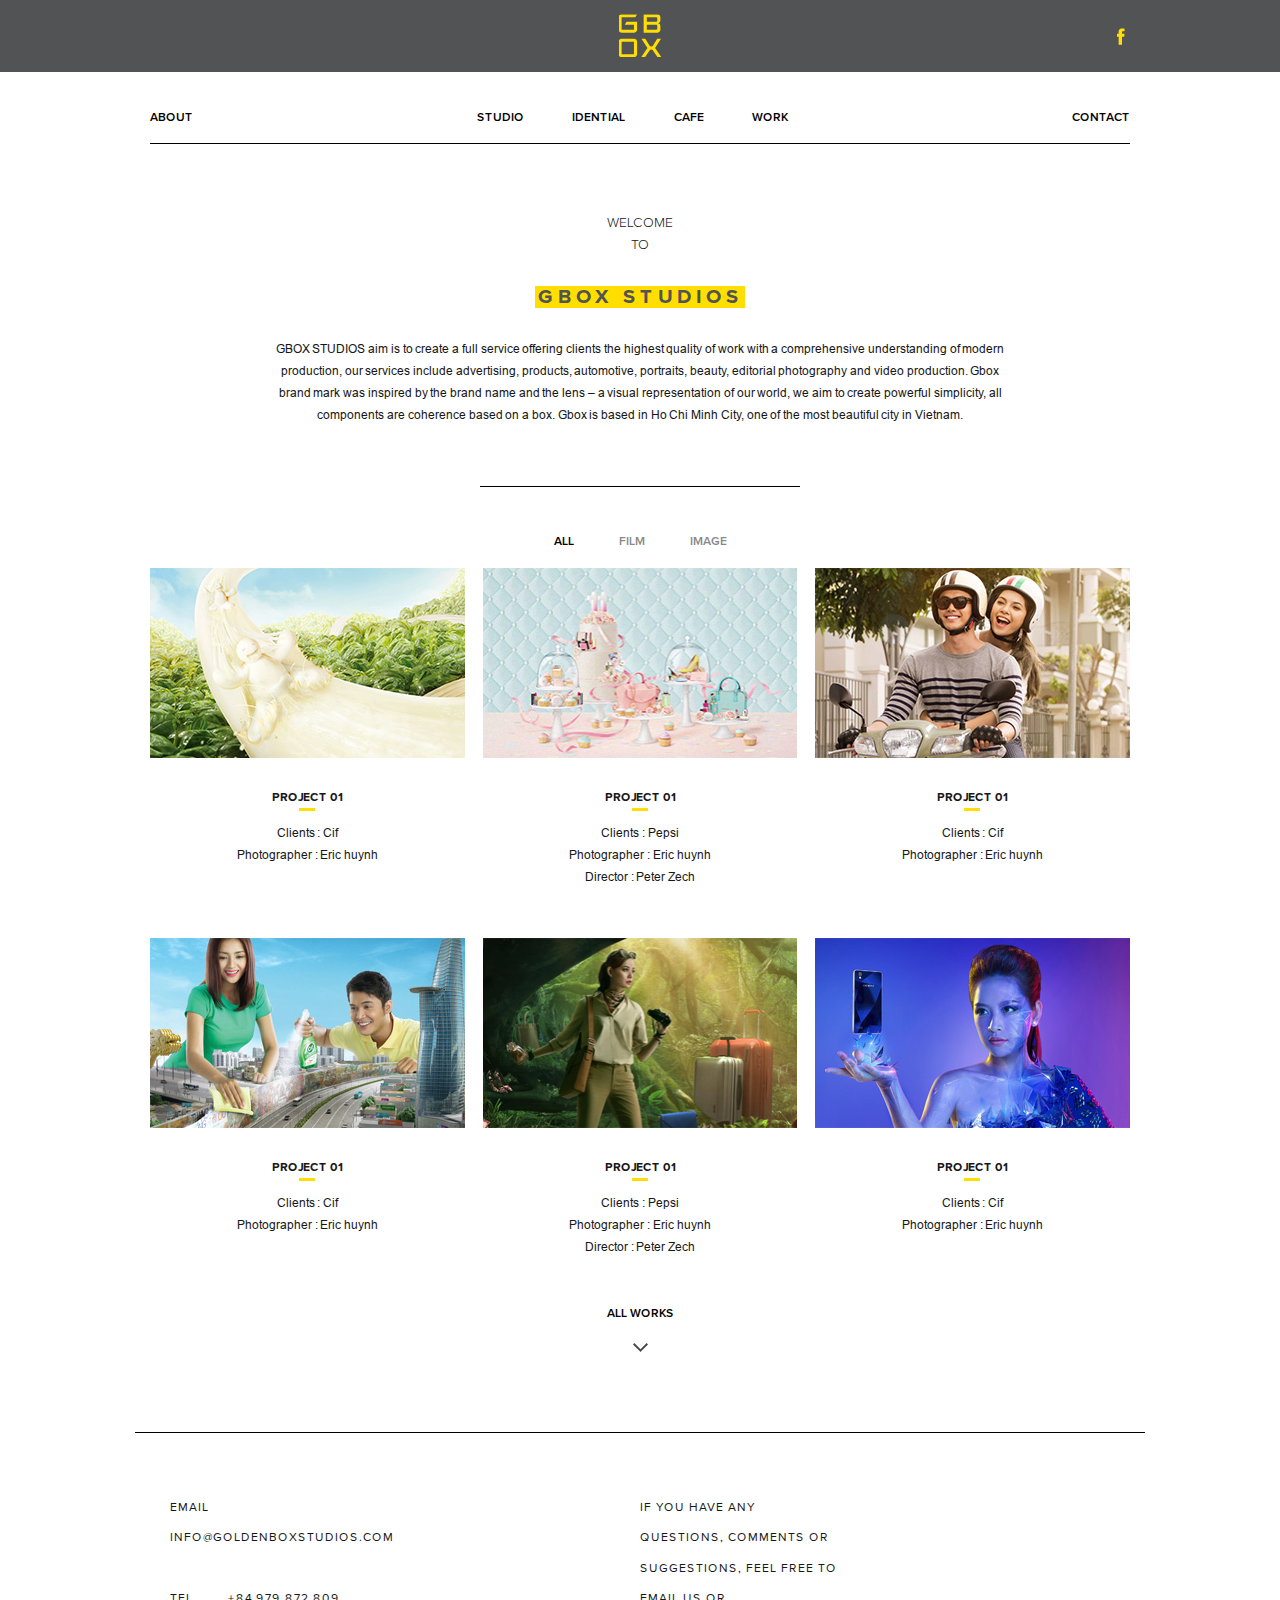
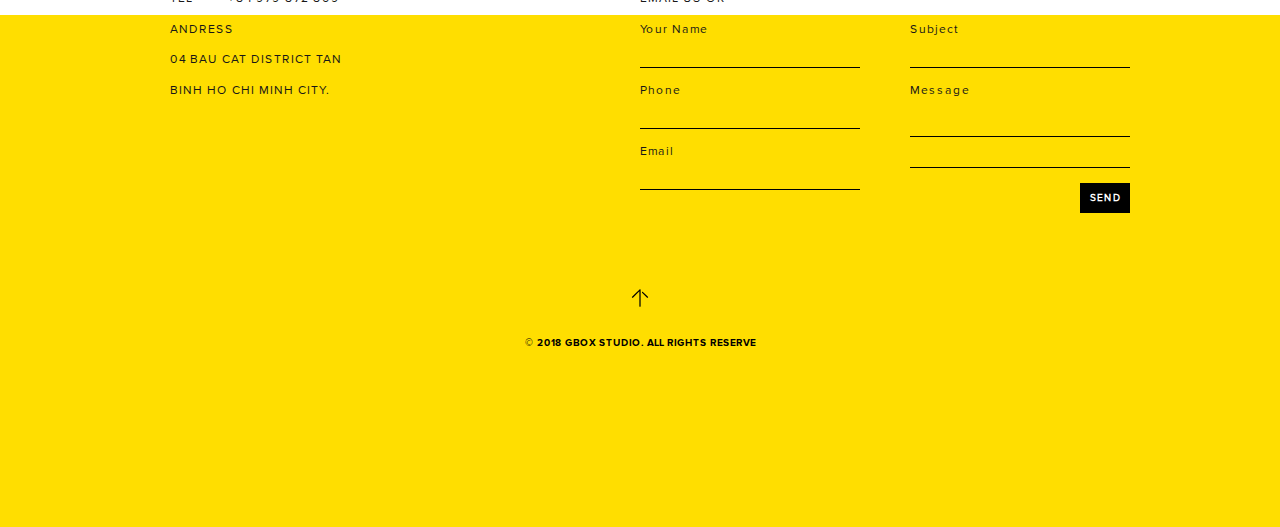
<file: index.html>
<!DOCTYPE html>
<html>

<head>
    <meta charset="UTF-8" />
    <meta name="viewport" content="width=device-width, initial-scale=1.0" />
    <meta http-equiv="X-UA-Compatible" content="IE=edge,chrome=1" />
    <title>Grunt Project</title>
    <link rel="icon" href="https://www.vivosmartphone.vn/themes/vivo/favicon.ico">
    <meta name="title" content="" />
    <meta name="description" content="" />
    <meta property="og:locale" content="vi" />
    <meta property="og:type" content="article" />
    <meta property="og:title" content="Trang chủ" />
    <meta property="og:description" content="" />
    <meta property="og:url" content="" />
    <meta property="og:site_name" content="" />
    <meta property="og:image" content="" />

    <link rel="stylesheet" href="dest/style.min.css">
    <link rel="stylesheet" href="css/fonts.css">
    <link rel="stylesheet" href="dest/stylelibs.min.css">
</head>

<body>
    <header id="home">
        <div class="container">
            <a href="index.html" class="logo">
                <img src="img/logo.svg" alt="GBox">
            </a>
            <a href="https://www.facebook.com/tuongwfhuy/" class="fbicon">
                <img src="img/fbicon.svg" alt="GBox">
            </a>
            <div class="submenu">
                <a href="aboutus.html">About</a>
                <ul class="menu__sub">
                    <li><a href="studio.html">Studio</a></li>
                    <li><a href="detail.html">Idential</a></li>
                    <li><a href="index.html" class="logoattribute">
                            <div class="logo">
                                <img src="img/logo.svg" alt="">
                            </div>
                        </a></li>
                    <li><a href="cafe.html">Cafe</a></li>
                    <li><a href="allwork.html">Work</a></li>
                </ul>
                <a href="contact.html">Contact</a>
            </div>
            <div class="btnmenu">
                <span></span>
            </div>
        </div>
        <nav class="nav">
            <div class="close-nav"><span></span></div>
            <ul>
                <li><a href="aboutus.html">About</a></li>
                <li><a href="studio.html">Studio</a></li>
                <li><a href="detail.html">Idential</a></li>
                <li><a href="cafe.html">Cafe</a></li>
                <li><a href="allwork.html">Work</a></li>
                <li><a href="contact.html">Contact</a></li>
            </ul>
        </nav>
    </header>

    <main class="mainwrapper homepage">
        <section class="menu pd">
            <div class="container">
                <a href="aboutus.html">About</a>
                <ul class="menu__sub">
                    <li><a href="studio.html">Studio</a></li>
                    <li><a href="detail.html">Idential</a></li>
                    <li><a href="cafe.html">Cafe</a></li>
                    <li><a href="allwork.html">Work</a></li>
                </ul>
                <a href="contact.html">Contact</a>
            </div>
        </section>
        <section class="introduce">
            <div class="container">
                <div class="introduce__welcome textbox">
                    <h2 class="textWel">WELCOME TO</h2>
                    <h1 class="titlemain">GBOX STUDIOS</h1>
                    <p class="introduce__welcome-intro text --textmid">
                        GBOX STUDIOS aim is to create a full service offering clients the highest quality of work with a
                        comprehensive
                        understanding of modern production, our services include advertising, products, automotive,
                        portraits, beauty, editorial
                        photography and video production. Gbox brand mark was inspired by the brand name and the lens –
                        a
                        visual representation
                        of our world, we aim to create powerful simplicity, all components are coherence based on a box.
                        Gbox is based in Ho Chi
                        Minh City, one of the most beautiful city in Vietnam.
                    </p>
                </div>
                <div class="introduce__project">
                    <ul class="introduce__project-type">
                        <li><a href="#" class="actived">All</a></li>
                        <li><a href="#">Film</a></li>
                        <li><a href="#">Image</a></li>
                    </ul>
                    <div class="introduce__project-wrap">
                        <div class="rowproject textbox">
                            <a href="detail.html" class="item">
                                <div class="item__img">
                                    <img src="img/product1.jpg" alt="">
                                </div>
                                <h3 class="item__name title">project 01</h3>
                                <p class="item__description text">Clients : Cif</p>
                                <p class="item__description text">photographer : Eric huynh</p>
                            </a>
                            <a href="detail.html" class="item">
                                <div class="item__img">
                                    <img src="img/product2.jpg" alt="">
                                </div>
                                <h3 class="item__name title">project 01</h3>
                                <p class="item__description text">clients : Pepsi</p>
                                <p class="item__description text">photographer : Eric huynh</p>
                                <p class="item__description text">Director : Peter Zech</p>
                            </a>
                            <a href="detail.html" class="item">
                                <div class="item__img">
                                    <img src="img/product3.jpg" alt="">
                                </div>
                                <h3 class="item__name title">project 01</h3>
                                <p class="item__description text">clients : Cif</p>
                                <p class="item__description text">photographer : Eric huynh</p>
                            </a>
                        </div>
                        <div class="rowproject textbox">
                            <a href="detail.html" class="item">
                                <div class="item__img">
                                    <img src="img/product4.jpg" alt="">
                                </div>
                                <h3 class="item__name title">project 01</h3>
                                <p class="item__description text">clients : Cif</p>
                                <p class="item__description text">photographer : Eric huynh</p>
                            </a>
                            <a href="detail.html" class="item">
                                <div class="item__img">
                                    <img src="img/product5.jpg" alt="">
                                </div>
                                <h3 class="item__name title">project 01</h3>
                                <p class="item__description text">clients : Pepsi</p>
                                <p class="item__description text">photographer : Eric huynh</p>
                                <p class="item__description text">Director : Peter Zech</p>
                            </a>
                            <a href="detail.html" class="item">
                                <div class="item__img">
                                    <img src="img/product6.jpg" alt="">
                                </div>
                                <h3 class="item__name title">project 01</h3>
                                <p class="item__description text">clients : Cif</p>
                                <p class="item__description text">photographer : Eric huynh</p>
                            </a>
                        </div>
                    </div>
                    <a href="#" class="more">
                        <h3>ALL WORKS</h3>
                        <div class="more__img arrowdownbtn">
                            <img src="img/allworkicont.svg" class="svg" alt="">
                        </div>
                    </a>
                </div>
            </div>

        </section>

        <section class="contactf">
            <div class="container">
                <div class="contactf__infor textbox">
                    <div class="contactf__infor-email textregular">
                        <p>EMAIL</p>
                        <p>INFO@GOLDENBOXSTUDIOS.COM</p>
                    </div>
                    <div class="contactf__infor-tel textregular">
                        <p>TEL</p>
                        <p>+84 979 872 809</p>
                    </div>
                </div>
                <div class="contactf__infor textbox">
                    <div class="contactf__infor-email textregular">
                        <p>If you have any questions, comments or</p>
                        <p>suggestions, feel free to email us or</p>
                    </div>
                </div>
            </div>
        </section>
        <section class="contactftablet textbox">
            <div class="container">
                <div class="contactftablet__email textregular">
                    <p>EMAIL</p>
                    <p>INFO@GOLDENBOXSTUDIOS.COM</p>
                </div>
                <div class="contactftablet__tel textregular">
                    <p>TEL</p>
                    <p>+84 979 872 809</p>
                </div>
                <div class="contactftablet__andress textregular">
                    <p>ANDRESS</p>
                    <p>04 BAU CA DISTRICT TAN BINH HO CHI MINH CITY</p>
                </div>
            </div>
            </div>
        </section>
    </main>



    <footer>
        <div class="container">
            <div class="finfor textbox">
                <div class="finfor__question textregular">
                    <p>If you have any questions, comments or</p>
                    <p>suggestions, feel free to email us or</p>
                </div>
                <div class="finfor__andress textregular">
                    <p>andress</p>
                    <p>04 bau cat district tan binh
                        ho chi minh city.</p>
                </div>
                <form class="question" method="POST">
                    <div class="finfor__information textregular input">
                        <div class="finfor__information-personal">
                            <p>Your Name</p>
                            <input type="text">
                            <p>Phone</p>
                            <input type="text">
                            <p>Email</p>
                            <input type="email">
                        </div>
                        <div class="finfor__information-question">
                            <p>Subject</p>
                            <input type="text">
                            <p>Message</p>
                            <textarea name="" id="" cols="30" rows="2"></textarea>
                            <div class="btsend">
                                <a href="#">SEND</a>
                            </div>
                        </div>
                    </div>
                </form>
            </div>
            <div class="fcopyright">
                <div class="fcopyright__img">
                    <img src="img/if_Arrow-Right_3925252.svg" alt="">
                </div>
                <p>© 2018 GBOX STUDIO. All rights reserve</p>
            </div>
        </div>
    </footer>
    <script type="text/javascript" src="dest/jsmain.min.js"></script>
    <script type="text/javascript" src="js/main.js"></script>
</body>

</html>
</file>
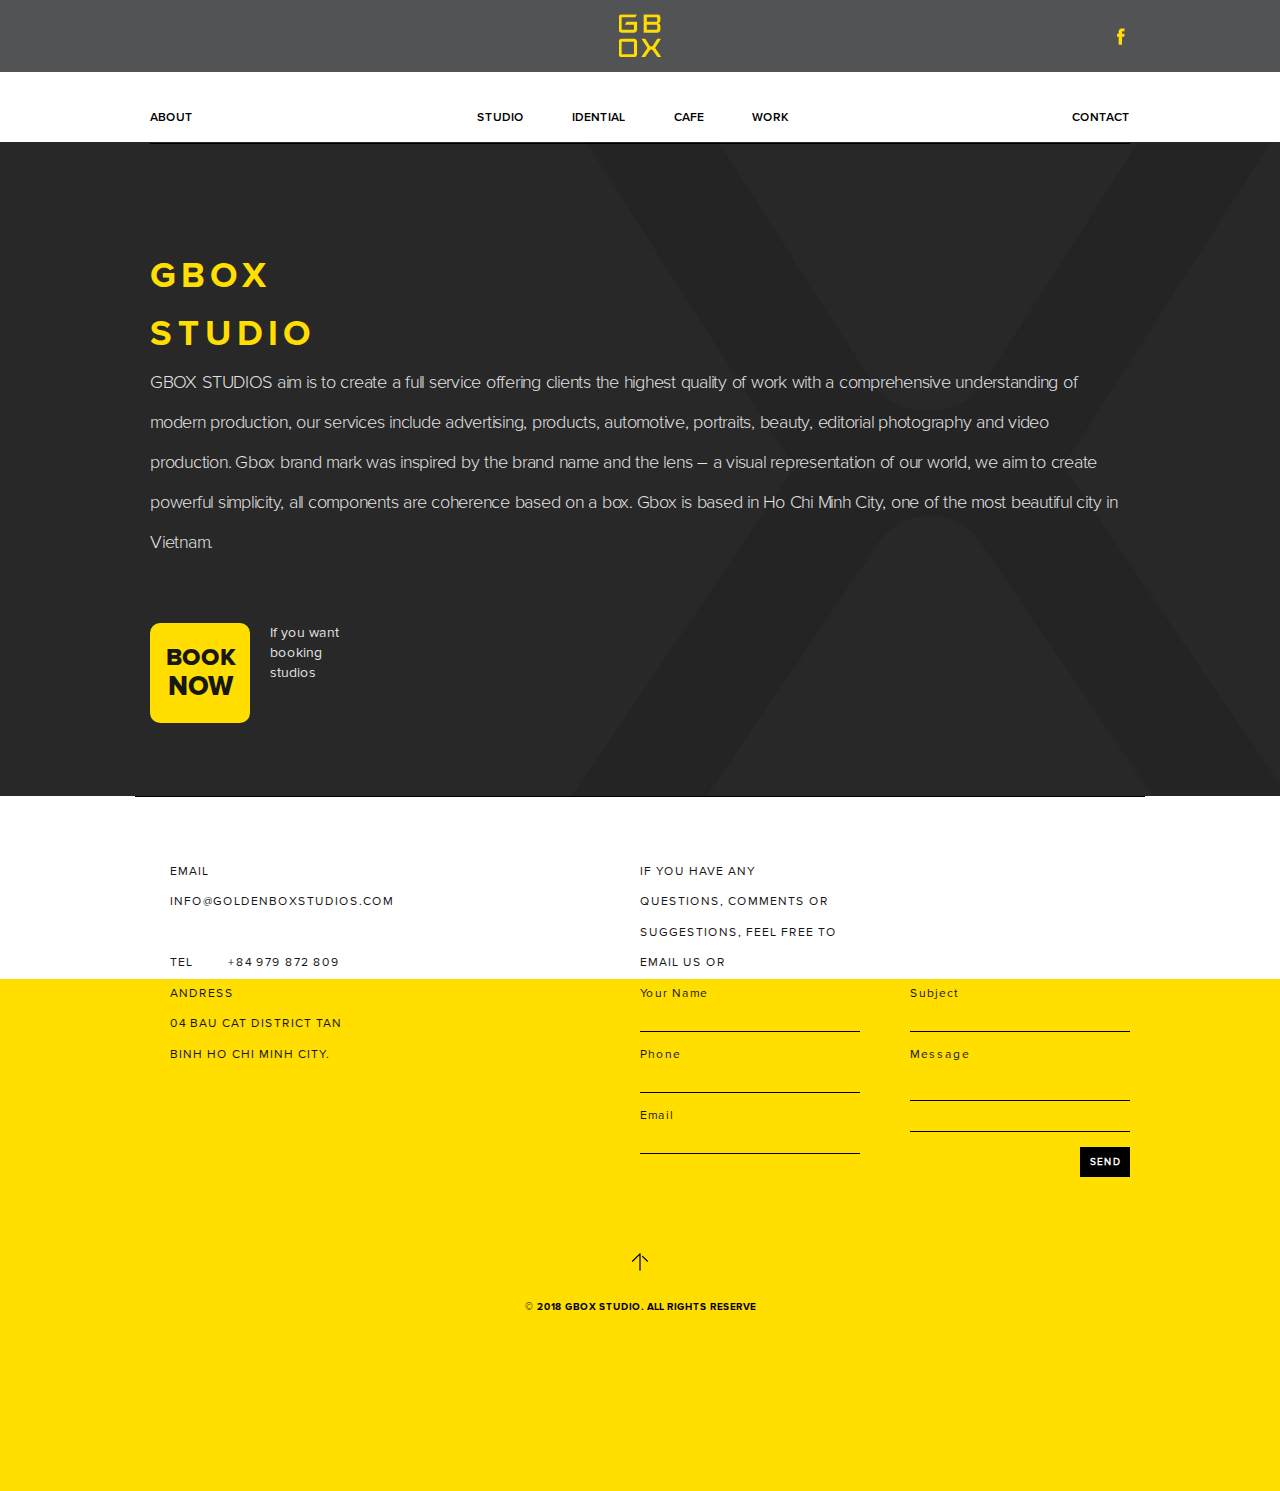
<file: aboutus.html>
<!DOCTYPE html>
<html>

<head>
    <meta charset="UTF-8" />
    <meta name="viewport" content="width=device-width, initial-scale=1.0" />
    <meta http-equiv="X-UA-Compatible" content="IE=edge,chrome=1" />
    <title>Grunt Project</title>
    <link rel="icon" href="https://www.vivosmartphone.vn/themes/vivo/favicon.ico">
    <meta name="title" content="" />
    <meta name="description" content="" />
    <meta property="og:locale" content="vi" />
    <meta property="og:type" content="article" />
    <meta property="og:title" content="Trang chủ" />
    <meta property="og:description" content="" />
    <meta property="og:url" content="" />
    <meta property="og:site_name" content="" />
    <meta property="og:image" content="" />

    <link rel="stylesheet" href="dest/style.min.css">
    <link rel="stylesheet" href="css/fonts.css">
    <link rel="stylesheet" href="dest/stylelibs.min.css">
</head>

<body>
    <header id="home">
        <div class="container">
            <a href="index.html" class="logo">
                <img src="img/logo.svg" alt="GBox">
            </a>
            <a href="https://www.facebook.com/tuongwfhuy/" class="fbicon">
                <img src="img/fbicon.svg" alt="GBox">
            </a>
            <div class="submenu">
                <a href="aboutus.html">About</a>
                <ul class="menu__sub">
                    <li><a href="studio.html">Studio</a></li>
                    <li><a href="studio_rental.html">Idential</a></li>
                    <li><a href="index.html" class="logoattribute">
                            <div class="logo">
                                <img src="img/logo.svg" alt="">
                            </div>
                        </a></li>
                    <li><a href="cafe.html">Cafe</a></li>
                    <li><a href="allwork.html">Work</a></li>
                </ul>
                <a href="contact.html">Contact</a>
            </div>
            <div class="btnmenu">
                <span></span>
            </div>
        </div>
        <nav class="nav">
            <div class="close-nav"><span></span></div>
            <ul>
                <li><a href="aboutus.html">About</a></li>
                <li><a href="studio.html">Studio</a></li>
                <li><a href="studio_rental.html">Idential</a></li>
                <li><a href="cafe.html">Cafe</a></li>
                <li><a href="allwork.html">Work</a></li>
                <li><a href="contact.html">Contact</a></li>
            </ul>
        </nav>
    </header>

    <main class="mainwrapper about">
        <section class="menu pd">
            <div class="container">
                <a href="aboutus.html">About</a>
                <ul class="menu__sub">
                    <li><a href="studio.html">Studio</a></li>
                    <li><a href="detail.html">Idential</a></li>
                    <li><a href="cafe.html">Cafe</a></li>
                    <li><a href="allwork.html">Work</a></li>
                </ul>
                <a href="contact.html">Contact</a>
            </div>
        </section>
        <section class="aboutus">
            <div class="container">
                <h1>GBOX STUDIO</h1>
                <p class="aboutus__text">GBOX STUDIOS aim is to create a full service offering clients the highest
                    quality of work with a
                    comprehensive
                    understanding of modern production, our services include advertising, products, automotive,
                    portraits, beauty, editorial
                    photography and video production. Gbox brand mark was inspired by the brand name and the lens – a
                    visual representation
                    of our world, we aim to create powerful simplicity, all components are coherence based on a box.
                    Gbox is based in Ho Chi Minh City, one of the most beautiful city in Vietnam.</p>
                <div class="aboutus__booking">
                    <a href="#" class="btnsubmit">
                        <p>BOOK</p>
                        <p>NOW</p>
                    </a>
                    <p class="aboutus__booking-text">If you want
                        booking studios</p>
                </div>
        </section>
        <section class="contactf">
            <div class="container">
                <div class="contactf__infor textbox">
                    <div class="contactf__infor-email textregular">
                        <p>EMAIL</p>
                        <p>INFO@GOLDENBOXSTUDIOS.COM</p>
                    </div>
                    <div class="contactf__infor-tel textregular">
                        <p>TEL</p>
                        <p>+84 979 872 809</p>
                    </div>
                </div>
                <div class="contactf__infor textbox">
                    <div class="contactf__infor-email textregular">
                        <p>If you have any questions, comments or</p>
                        <p>suggestions, feel free to email us or</p>
                    </div>
                </div>
            </div>
        </section>
    </main>



    <footer>
        <div class="container">
            <div class="finfor textbox">
                <div class="finfor__andress textregular">
                    <p>andress</p>
                    <p>04 bau cat district tan binh
                        ho chi minh city.</p>
                    <!-- <h3>suggestions, feel free to email</h3>
            <h3>us or</h3> -->
                </div>
                <div class="finfor__information textregular input">
                    <div class="finfor__information-personal">
                        <p>Your Name</p>
                        <input type="text">
                        <p>Phone</p>
                        <input type="text">
                        <p>Email</p>
                        <input type="email">
                    </div>
                    <div class="finfor__information-question">
                        <p>Subject</p>
                        <input type="text">
                        <p>Message</p>
                        <textarea name="" id="" cols="30" rows="2"></textarea>
                        <div class="btsend">
                            <a>SEND</a>
                        </div>
                    </div>
                    <!-- <h3>suggestions, feel free to email</h3>
                        <h3>us or</h3> -->
                </div>
            </div>
            <div class="fcopyright">
                <div class="fcopyright__img">
                    <img src="img/if_Arrow-Right_3925252.svg" alt="">
                </div>
                <p>© 2018 GBOX STUDIO. All rights reserve</p>
            </div>
        </div>
    </footer>
    <script type="text/javascript" src="dest/jsmain.min.js"></script>
    <script type="text/javascript" src="js/main.js"></script>
    <link type="tex/javascript" href="js/lib/_jquery.js">
</body>

</html>
</file>
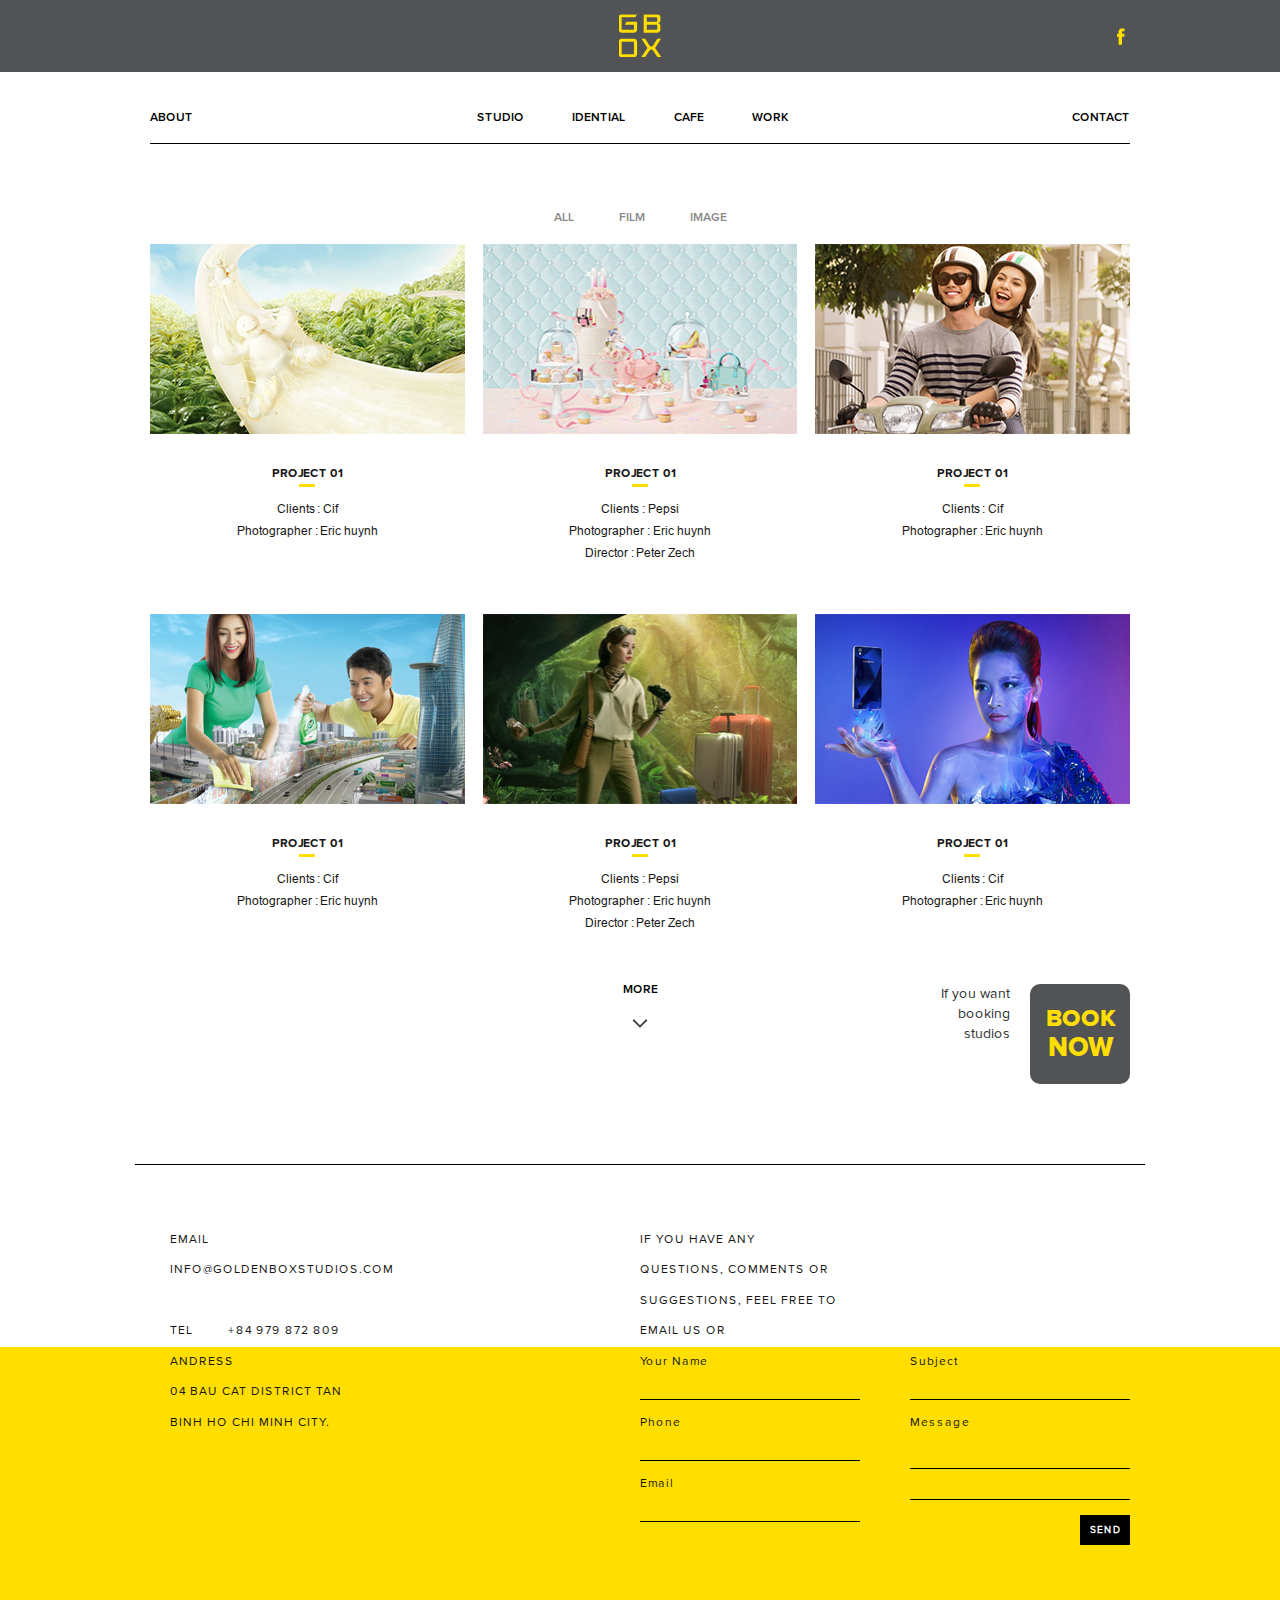
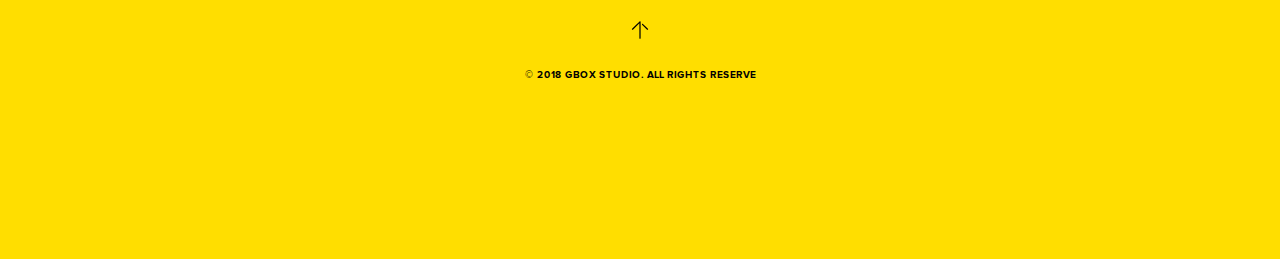
<file: allwork.html>
<!DOCTYPE html>
<html>

<head>
    <meta charset="UTF-8" />
    <meta name="viewport" content="width=device-width, initial-scale=1.0" />
    <meta http-equiv="X-UA-Compatible" content="IE=edge,chrome=1" />
    <title>Grunt Project</title>
    <link rel="icon" href="https://www.vivosmartphone.vn/themes/vivo/favicon.ico">
    <meta name="title" content="" />
    <meta name="description" content="" />
    <meta property="og:locale" content="vi" />
    <meta property="og:type" content="article" />
    <meta property="og:title" content="Trang chủ" />
    <meta property="og:description" content="" />
    <meta property="og:url" content="" />
    <meta property="og:site_name" content="" />
    <meta property="og:image" content="" />

    <link rel="stylesheet" href="dest/style.min.css">
    <link rel="stylesheet" href="css/fonts.css">
    <link rel="stylesheet" href="dest/stylelibs.min.css">
</head>

<body>
    <header id="home">
        <div class="container">
            <a href="index.html" class="logo">
                <img src="img/logo.svg" alt="GBox">
            </a>
            <a href="https://www.facebook.com/tuongwfhuy/" class="fbicon">
                <img src="img/fbicon.svg" alt="GBox">
            </a>
            <div class="submenu">
                <a href="aboutus.html">About</a>
                <ul class="menu__sub">
                    <li><a href="studio.html">Studio</a></li>
                    <li><a href="studio_rental.html">Idential</a></li>
                    <li><a href="index.html" class="logoattribute">
                            <div class="logo">
                                <img src="img/logo.svg" alt="">
                            </div>
                        </a></li>
                    <li><a href="cafe.html">Cafe</a></li>
                    <li><a href="allwork.html">Work</a></li>
                </ul>
                <a href="contact.html">Contact</a>
            </div>
            <div class="btnmenu">
                <span></span>
            </div>
        </div>
        <nav class="nav">
            <div class="close-nav"><span></span></div>
            <ul>
                <li><a href="aboutus.html">About</a></li>
                <li><a href="studio.html">Studio</a></li>
                <li><a href="studio_rental.html">Idential</a></li>
                <li><a href="cafe.html">Cafe</a></li>
                <li><a href="allwork.html">Work</a></li>
                <li><a href="contact.html">Contact</a></li>
            </ul>
        </nav>
    </header>

    <main class="mainwrapper allwork">
        <section class="menu pd">
            <div class="container">
                <a href="aboutus.html">About</a>
                <ul class="menu__sub">
                    <li><a href="studio.html">Studio</a></li>
                    <li><a href="detail.html">Idential</a></li>
                    <li><a href="cafe.html">Cafe</a></li>
                    <li><a href="allwork.html">Work</a></li>
                </ul>
                <a href="contact.html">Contact</a>
            </div>
        </section>
        <section class="introduce">
            <div class="container">
                <div class="introduce__project">
                    <ul class="introduce__project-type">
                        <li><a href="#">All</a></li>
                        <li><a href="#">Film</a></li>
                        <li><a href="#">Image</a></li>
                    </ul>
                    <div class="introduce__project-wrap">
                        <div class="rowproject textbox">
                            <div class="item">
                                <div class="item__img">
                                    <img src="img/product1.jpg" alt="">
                                </div>
                                <h3 class="item__name title">project 01</h3>
                                <p class="item__description text">Clients : Cif</p>
                                <p class="item__description text">photographer : Eric huynh</p>
                            </div>
                            <div class="item">
                                <div class="item__img">
                                    <img src="img/product2.jpg" alt="">
                                </div>
                                <h3 class="item__name title">project 01</h3>
                                <p class="item__description text">clients : Pepsi</p>
                                <p class="item__description text">photographer : Eric huynh</p>
                                <p class="item__description text">Director : Peter Zech</p>
                            </div>
                            <div class="item">
                                <div class="item__img">
                                    <img src="img/product3.jpg" alt="">
                                </div>
                                <h3 class="item__name title">project 01</h3>
                                <p class="item__description text">clients : Cif</p>
                                <p class="item__description text">photographer : Eric huynh</p>
                            </div>
                        </div>
                        <div class="rowproject textbox">
                            <div class="item">
                                <div class="item__img">
                                    <img src="img/product4.jpg" alt="">
                                </div>
                                <h3 class="item__name title">project 01</h3>
                                <p class="item__description text">clients : Cif</p>
                                <p class="item__description text">photographer : Eric huynh</p>
                            </div>
                            <div class="item">
                                <div class="item__img">
                                    <img src="img/product5.jpg" alt="">
                                </div>
                                <h3 class="item__name title">project 01</h3>
                                <p class="item__description text">clients : Pepsi</p>
                                <p class="item__description text">photographer : Eric huynh</p>
                                <p class="item__description text">Director : Peter Zech</p>
                            </div>
                            <div class="item">
                                <div class="item__img">
                                    <img src="img/product6.jpg" alt="">
                                </div>
                                <h3 class="item__name title">project 01</h3>
                                <p class="item__description text">clients : Cif</p>
                                <p class="item__description text">photographer : Eric huynh</p>
                            </div>
                        </div>
                    </div>
                    <div class="morebook">
                        <div class="more">
                            <h3>MORE</h3>
                            <div class="more__img arrowdownbtn">
                                <img src="img/allworkicont.svg" alt="" class="svg">
                            </div>
                        </div>
                        <div class="book">
                            <p class="book__text">If you want
                                booking studios</p>
                            <a href="#" class="btnsubmit">
                                <p>BOOK</p>
                                <p>NOW</p>
                            </a>
                        </div>
                    </div>
                </div>
            </div>
            </div>

        </section>

        <section class="contactf">
            <div class="container">
                <div class="contactf__infor textbox">
                    <div class="contactf__infor-email textregular">
                        <p>EMAIL</p>
                        <p>INFO@GOLDENBOXSTUDIOS.COM</p>
                    </div>
                    <div class="contactf__infor-tel textregular">
                        <p>TEL</p>
                        <p>+84 979 872 809</p>
                    </div>
                </div>
                <div class="contactf__infor textbox">
                    <div class="contactf__infor-email textregular">
                        <p>If you have any questions, comments or</p>
                        <p>suggestions, feel free to email us or</p>
                    </div>
                </div>
            </div>
        </section>
        <section class="contactftablet textbox">
            <div class="container">
                <div class="contactftablet__email textregular">
                    <p>EMAIL</p>
                    <p>INFO@GOLDENBOXSTUDIOS.COM</p>
                </div>
                <div class="contactftablet__tel textregular">
                    <p>TEL</p>
                    <p>+84 979 872 809</p>
                </div>
                <div class="contactftablet__andress textregular">
                    <p>ANDRESS</p>
                    <p>04 BAU CA DISTRICT TAN BINH HO CHI MINH CITY</p>
                </div>
            </div>
            </div>
        </section>
    </main>



    <footer>
        <div class="container">
            <div class="finfor textbox">
                <div class="finfor__question textregular">
                    <p>If you have any questions, comments or</p>
                    <p>suggestions, feel free to email us or</p>
                </div>
                <div class="finfor__andress textregular">
                    <p>andress</p>
                    <p>04 bau cat district tan binh
                        ho chi minh city.</p>
                </div>
                <form action="">
                    <div class="finfor__information textregular input">
                        <div class="finfor__information-personal">
                            <p>Your Name</p>
                            <input type="text">
                            <p>Phone</p>
                            <input type="text">
                            <p>Email</p>
                            <input type="email">
                        </div>
                        <div class="finfor__information-question">
                            <p>Subject</p>
                            <input type="text">
                            <p>Message</p>
                            <textarea name="" id="" cols="30" rows="2"></textarea>
                            <div class="btsend">
                                <a href="#">SEND</a>
                            </div>
                        </div>
                    </div>
                </form>
            </div>
            <div class="fcopyright">
                <div class="fcopyright__img">
                    <img src="img/if_Arrow-Right_3925252.svg" alt="">
                </div>
                <p>© 2018 GBOX STUDIO. All rights reserve</p>
            </div>
        </div>
    </footer>
    <script type="text/javascript" src="dest/jsmain.min.js"></script>
    <script type="text/javascript" src="js/main.js"></script>
    <!-- <script type="text/javascript" src="js/libs/replacesvg.js"></script> -->
    <!-- <link type="tex/javascript" href="js/lib/_jquery.js"> -->
</body>

</html>
</file>
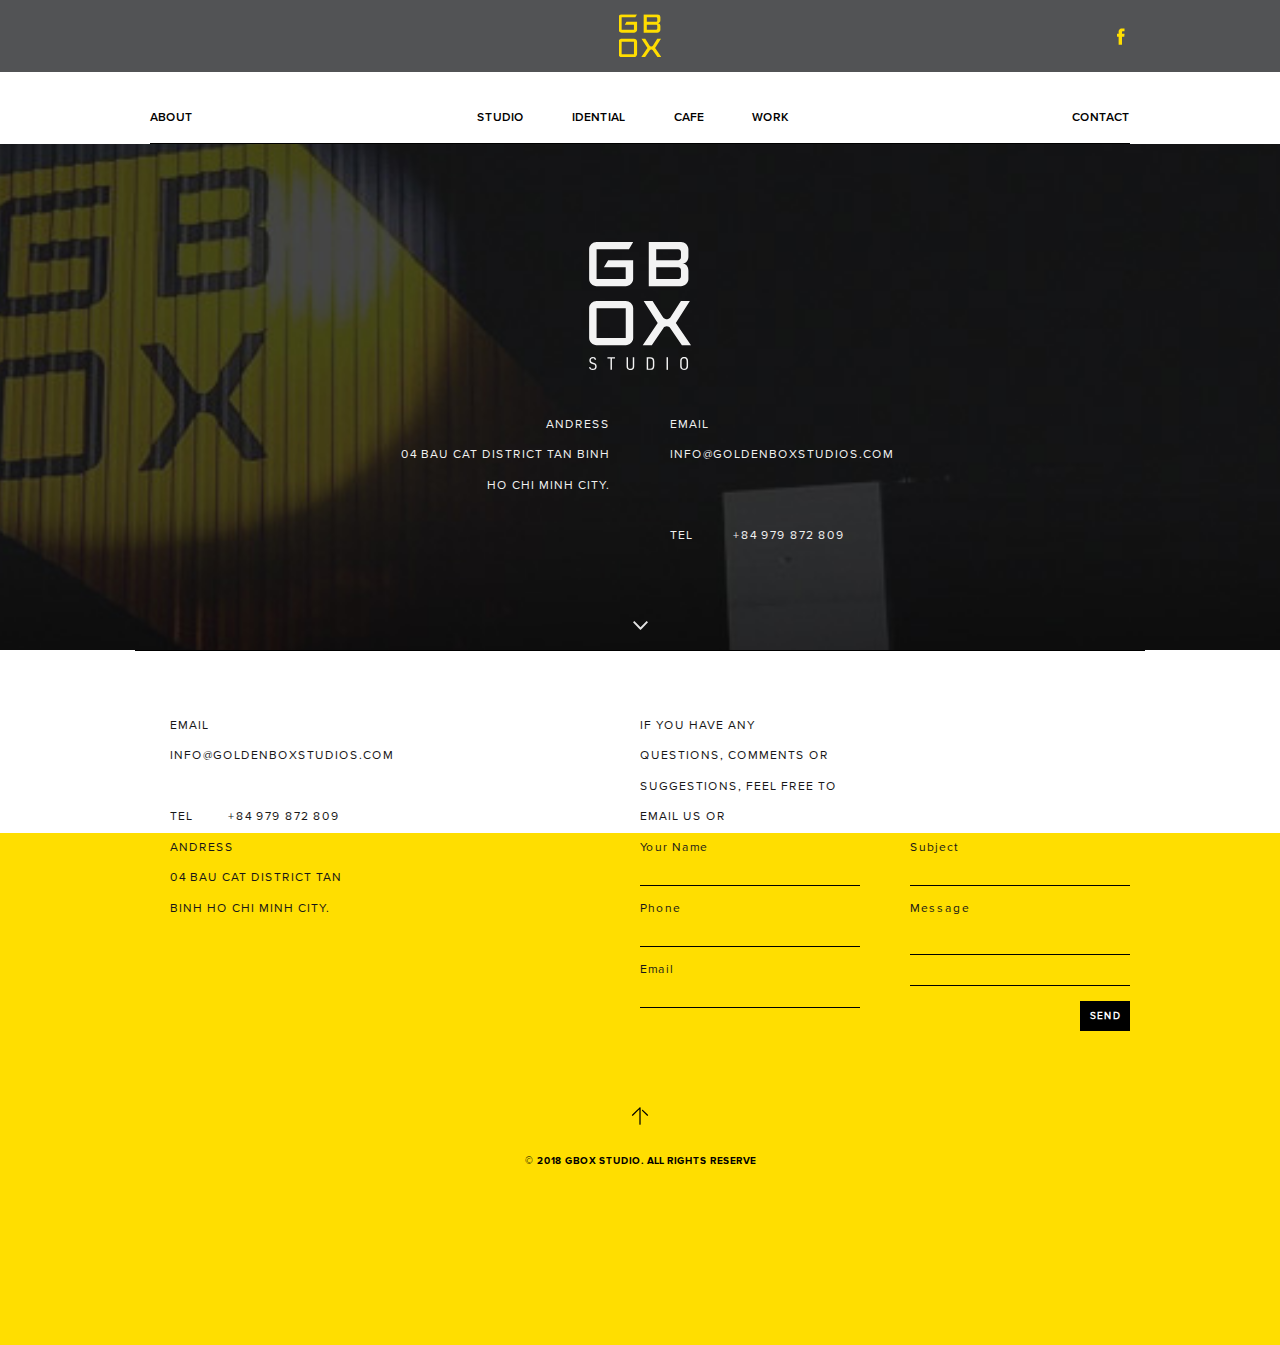
<file: contact.html>
<!DOCTYPE html>
<html>

<head>
    <meta charset="UTF-8" />
    <meta name="viewport" content="width=device-width, initial-scale=1.0" />
    <meta http-equiv="X-UA-Compatible" content="IE=edge,chrome=1" />
    <title>Grunt Project</title>
    <link rel="icon" href="https://www.vivosmartphone.vn/themes/vivo/favicon.ico">
    <meta name="title" content="" />
    <meta name="description" content="" />
    <meta property="og:locale" content="vi" />
    <meta property="og:type" content="article" />
    <meta property="og:title" content="Trang chủ" />
    <meta property="og:description" content="" />
    <meta property="og:url" content="" />
    <meta property="og:site_name" content="" />
    <meta property="og:image" content="" />

    <link rel="stylesheet" href="dest/style.min.css">
    <link rel="stylesheet" href="css/fonts.css">
    <link rel="stylesheet" href="dest/stylelibs.min.css">
</head>

<body>
    <header id="home">
        <div class="container">
            <a href="index.html" class="logo">
                <img src="img/logo.svg" alt="GBox">
            </a>
            <a href="https://www.facebook.com/tuongwfhuy/" class="fbicon">
                <img src="img/fbicon.svg" alt="GBox">
            </a>
            <div class="submenu">
                <a href="aboutus.html">About</a>
                <ul class="menu__sub">
                    <li><a href="studio.html">Studio</a></li>
                    <li><a href="studio_rental.html">Idential</a></li>
                    <li><a href="index.html" class="logoattribute">
                            <div class="logo">
                                <img src="img/logo.svg" alt="">
                            </div>
                        </a></li>
                    <li><a href="cafe.html">Cafe</a></li>
                    <li><a href="allwork.html">Work</a></li>
                </ul>
                <a href="contact.html">Contact</a>
            </div>
            <div class="btnmenu">
                <span></span>
            </div>
        </div>
        <nav class="nav">
            <div class="close-nav"><span></span></div>
            <ul>
                <li><a href="aboutus.html">About</a></li>
                <li><a href="studio.html">Studio</a></li>
                <li><a href="studio_rental.html">Idential</a></li>
                <li><a href="cafe.html">Cafe</a></li>
                <li><a href="allwork.html">Work</a></li>
                <li><a href="contact.html">Contact</a></li>
            </ul>
        </nav>
    </header>

    <main class="mainwrapper contactpage">
        <section class="menu pd">
            <div class="container">
                <a href="aboutus.html">About</a>
                <ul class="menu__sub">
                    <li><a href="studio.html">Studio</a></li>
                    <li><a href="detail.html">Idential</a></li>
                    <li><a href="cafe.html">Cafe</a></li>
                    <li><a href="allwork.html">Work</a></li>
                </ul>
                <a href="contact.html">Contact</a>
            </div>
        </section>
        <section class="contact textbox">
            <div class="container">
                <div class="contact__logo">
                    <img src="img/logocontact.svg" alt="">
                </div>
                <div class="contact__info textregular">
                    <div class="contact__info-col">
                        <p>andress</p>
                        <p>04 bau cat district tan binh</p>
                        <p>ho chi minh city.</p>
                    </div>
                    <div class="contact__info-col">
                        <p>Email</p>
                        <p>info@goldenboxstudios.com</p>
                        <div class="contact-tel">
                            <p>Tel</p>
                            <p>+84 979 872 809</p>
                        </div>
                    </div>
                </div>
                <a href="#" class="contact__more">
                    <img src="img/whitemorebtn.svg" alt="">
                </a>
            </div>
        </section>
        <section class="contactf">
            <div class="container">
                <div class="contactf__infor textbox">
                    <div class="contactf__infor-email textregular">
                        <p>EMAIL</p>
                        <p>INFO@GOLDENBOXSTUDIOS.COM</p>
                    </div>
                    <div class="contactf__infor-tel textregular">
                        <p>TEL</p>
                        <p>+84 979 872 809</p>
                    </div>
                </div>
                <div class="contactf__infor textbox">
                    <div class="contactf__infor-email textregular">
                        <p>If you have any questions, comments or</p>
                        <p>suggestions, feel free to email us or</p>
                    </div>
                </div>
            </div>
        </section>
    </main>



    <footer>
        <div class="container">
            <div class="finfor textbox">
                <div class="finfor__andress textregular">
                    <p>andress</p>
                    <p>04 bau cat district tan binh
                        ho chi minh city.</p>
                    <!-- <h3>suggestions, feel free to email</h3>
            <h3>us or</h3> -->
                </div>
                <div class="finfor__information textregular input">
                    <div class="finfor__information-personal">
                        <p>Your Name</p>
                        <input type="text">
                        <p>Phone</p>
                        <input type="text">
                        <p>Email</p>
                        <input type="email">
                    </div>
                    <div class="finfor__information-question">
                        <p>Subject</p>
                        <input type="text">
                        <p>Message</p>
                        <textarea name="" id="" cols="30" rows="2"></textarea>
                        <div class="btsend">
                            <a>SEND</a>
                        </div>
                    </div>
                    <!-- <h3>suggestions, feel free to email</h3>
                        <h3>us or</h3> -->
                </div>
            </div>
            <div class="fcopyright">
                <div class="fcopyright__img">
                    <img src="img/if_Arrow-Right_3925252.svg" alt="">
                </div>
                <p>© 2018 GBOX STUDIO. All rights reserve</p>
            </div>
        </div>
    </footer>
    <script type="text/javascript" src="dest/jsmain.min.js"></script>
    <script type="text/javascript" src="js/main.js"></script>
    <link type="tex/javascript" href="js/lib/_jquery.js">
</body>

</html>
</file>
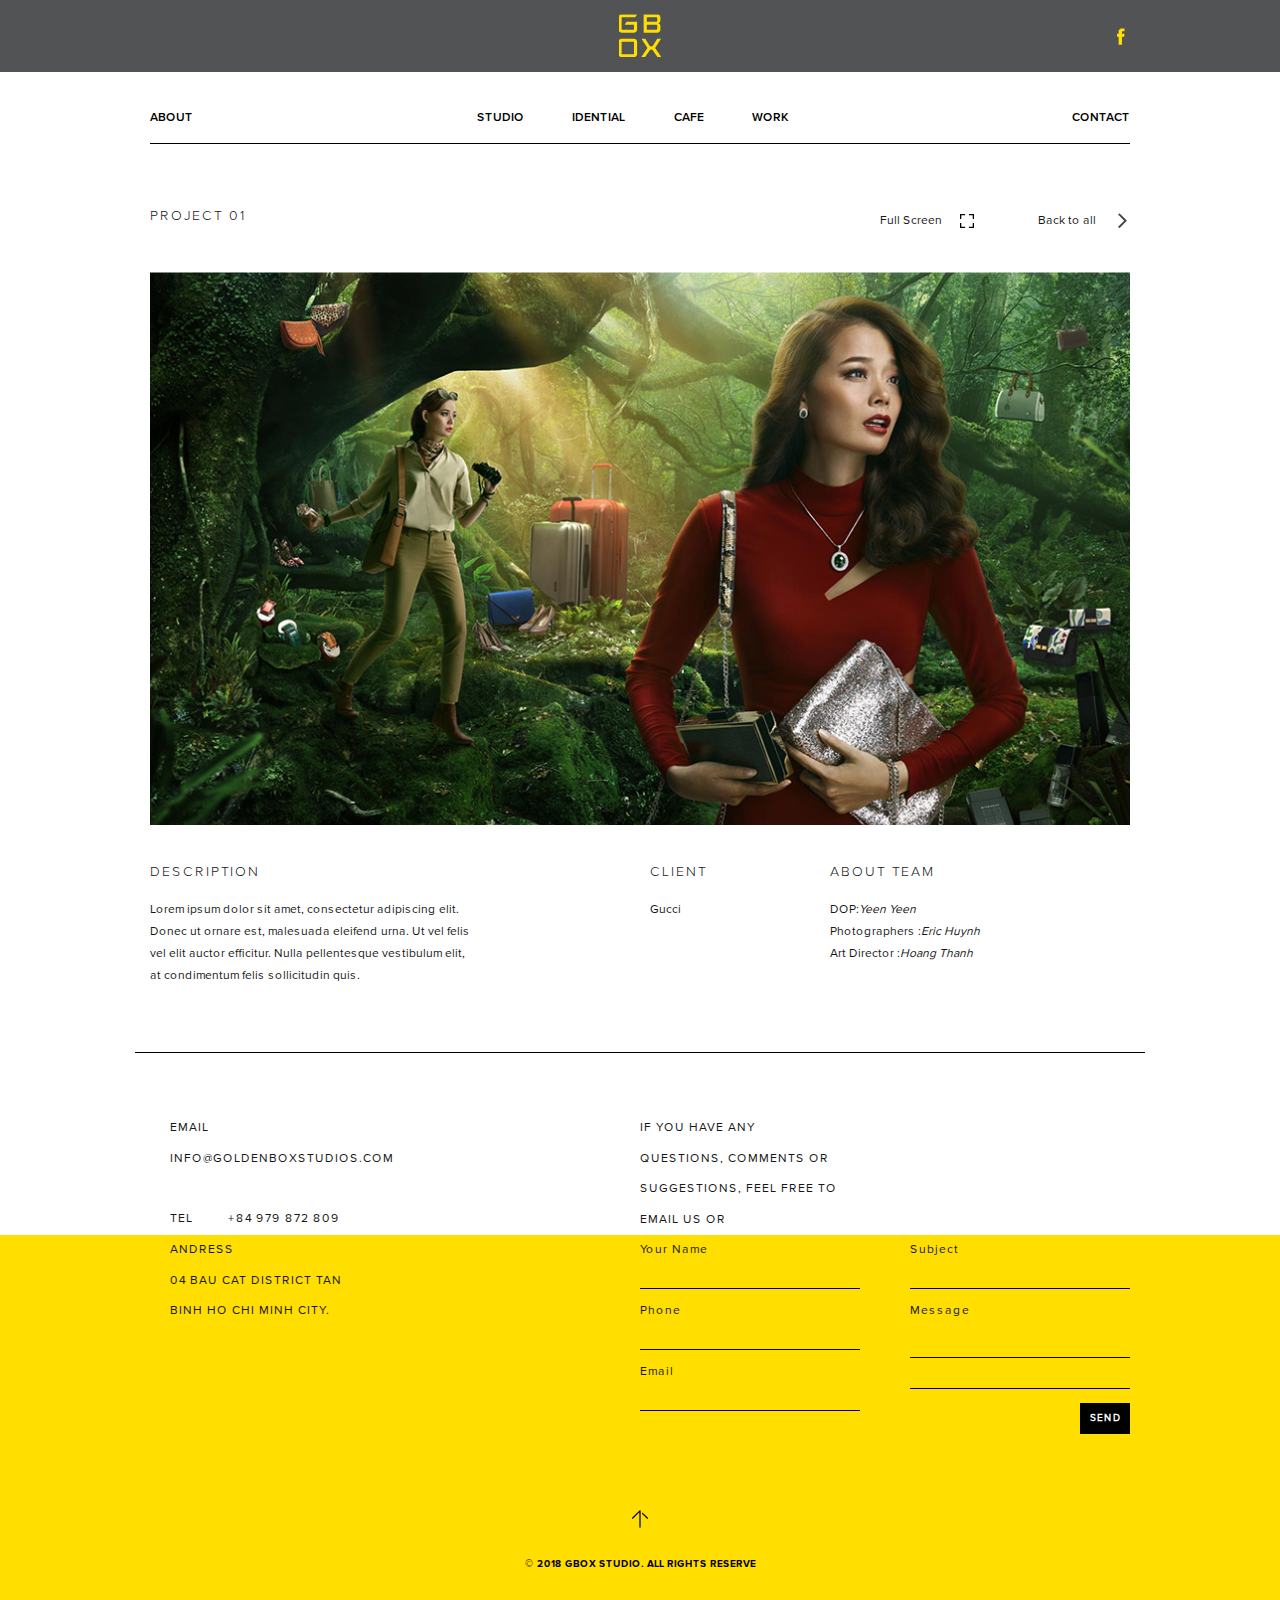
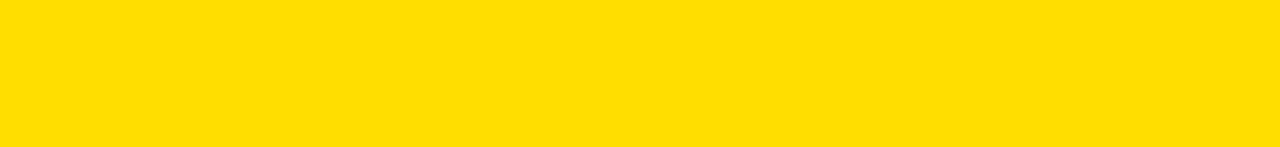
<file: detail.html>
<!DOCTYPE html>
<html>

<head>
    <meta charset="UTF-8" />
    <meta name="viewport" content="width=device-width, initial-scale=1.0" />
    <meta http-equiv="X-UA-Compatible" content="IE=edge,chrome=1" />
    <title>Grunt Project</title>
    <link rel="icon" href="https://www.vivosmartphone.vn/themes/vivo/favicon.ico">
    <meta name="title" content="" />
    <meta name="description" content="" />
    <meta property="og:locale" content="vi" />
    <meta property="og:type" content="article" />
    <meta property="og:title" content="Trang chủ" />
    <meta property="og:description" content="" />
    <meta property="og:url" content="" />
    <meta property="og:site_name" content="" />
    <meta property="og:image" content="" />

    <link rel="stylesheet" href="dest/style.min.css">
    <link rel="stylesheet" href="css/fonts.css">
    <link rel="stylesheet" href="dest/stylelibs.min.css">
</head>

<body>
    <header id="detail">
        <div class="container">
            <a href="index.html" class="logo">
                <img src="img/logo.svg" alt="GBox">
            </a>
            <a href="https://www.facebook.com/tuongwfhuy/" class="fbicon">
                <img src="img/fbicon.svg" alt="GBox">
            </a>
            <div class="submenu">
                <a href="aboutus.html">About</a>
                <ul class="menu__sub">
                    <li><a href="studio.html">Studio</a></li>
                    <li><a href="detail.html">Idential</a></li>
                    <li><a href="index.html" class="logoattribute">
                            <div class="logo">
                                <img src="img/logo.svg" alt="">
                            </div>
                        </a></li>
                    <li><a href="cafe.html">Cafe</a></li>
                    <li><a href="allwork.html">Work</a></li>
                </ul>
                <a href="contact.html">Contact</a>
            </div>
            <div class="btnmenu">
                <span></span>
            </div>
        </div>
        <nav class="nav">
            <div class="close-nav"><span></span></div>
            <ul>
                <li><a href="aboutus.html">About</a></li>
                <li><a href="studio.html">Studio</a></li>
                <li><a href="detail.html">Idential</a></li>
                <li><a href="cafe.html">Cafe</a></li>
                <li><a href="allwork.html">Work</a></li>
                <li><a href="contact.html">Contact</a></li>
            </ul>
        </nav>
    </header>

    <main class="mainwrapper detailpage">
        <section class="menu pd">
            <div class="container">
                <a href="aboutus.html">About</a>
                <ul class="menu__sub">
                    <li><a href="studio.html">Studio</a></li>
                    <li><a href="detail.html">Idential</a></li>
                    <li><a href="cafe.html">Cafe</a></li>
                    <li><a href="allwork.html">Work</a></li>
                </ul>
                <a href="contact.html">Contact</a>
            </div>
        </section>
        <section class="detail">
            <div class="container textbox">
                <div class="detail__name textregular">
                    <h2>PROJECT 01</h2>
                    <div class="detail__name-fullscreen">
                        <p>Full Screen</p>
                        <div class="btn-fullscreen">
                            <img src="img/fullscreen.svg" alt="" class="svg">
                        </div>
                    </div>
                    <div class="detail__name-backtoall">
                        <p>Back to all</p>
                        <div class="btn-backtoall">
                            <img src="img/allworkicont.svg" alt="" class="svg">
                        </div>
                    </div>
                </div>
                <div class="detail__img">
                    <figure class="img image1">
                        <a href="img/img-detail.jpg" data-size="1000x556">
                            <img src="img/img-detail.jpg" alt="">
                        </a>
                    </figure>
                    <figure class="img image2">
                        <a href="img/img-detail2.jpg" data-size="1280x844">
                            <img src="img/img-detail2.jpg" alt="">
                        </a>
                    </figure>
                    <figure class="img image3">
                        <a href="img/img-detail3.jpg" data-size="1280x854">
                            <img src="img/img-detail3.jpg" alt="">
                        </a>
                    </figure>
                </div>
                <div class="detail__info textregular">
                    <div class="detail__info-description">
                        <h2>DESCRIPTION</h2>
                        <p>Lorem ipsum dolor sit amet, consectetur adipiscing elit. Donec
                            ut ornare est, malesuada eleifend urna. Ut vel felis vel elit auctor efficitur. Nulla
                            pellentesque vestibulum elit, at
                            condimentum felis sollicitudin quis.</p>
                    </div>
                    <div class="detail__info-client">
                        <h2>CLIENT</h2>
                        <p>Gucci</p>
                    </div>
                    <div class="detail__info-about">
                        <h2>ABOUT TEAM</h2>
                        <div class="dop">
                            <p>DOP: </p>
                            <p>Yeen Yeen</p>
                        </div>
                        <div class="photogh">
                            <p>Photographers : </p>
                            <p>Eric Huynh</p>
                        </div>
                        <div class="director">
                            <p>Art Director : </p>
                            <p>Hoang Thanh</p>
                        </div>
                    </div>
                </div>
            </div>
        </section>
        <section class="contactf">
            <div class="container">
                <div class="contactf__infor textbox">
                    <div class="contactf__infor-email textregular">
                        <p>EMAIL</p>
                        <p>INFO@GOLDENBOXSTUDIOS.COM</p>
                    </div>
                    <div class="contactf__infor-tel textregular">
                        <p>TEL</p>
                        <p>+84 979 872 809</p>
                    </div>
                </div>
                <div class="contactf__infor textbox">
                    <div class="contactf__infor-email textregular">
                        <p>If you have any questions, comments or</p>
                        <p>suggestions, feel free to email us or</p>
                    </div>
                </div>
            </div>
        </section>
        <section class="contactftablet textbox">
            <div class="container">
                <div class="contactftablet__email textregular">
                    <p>EMAIL</p>
                    <p>INFO@GOLDENBOXSTUDIOS.COM</p>
                </div>
                <div class="contactftablet__tel textregular">
                    <p>TEL</p>
                    <p>+84 979 872 809</p>
                </div>
                <div class="contactftablet__andress textregular">
                    <p>ANDRESS</p>
                    <p>04 BAU CA DISTRICT TAN BINH HO CHI MINH CITY</p>
                </div>
            </div>
            </div>
        </section>
    </main>

    <footer>
        <div class="container">
            <div class="finfor textbox">
                <div class="finfor__andress textregular">
                    <p>andress</p>
                    <p>04 bau cat district tan binh
                        ho chi minh city.</p>
                </div>
                <div class="finfor__information textregular input">
                    <div class="finfor__information-personal">
                        <p>Your Name</p>
                        <input type="text">
                        <p>Phone</p>
                        <input type="text">
                        <p>Email</p>
                        <input type="email">
                    </div>
                    <div class="finfor__information-question">
                        <p>Subject</p>
                        <input type="text">
                        <p>Message</p>
                        <textarea name="" id="" cols="30" rows="2"></textarea>
                        <div class="btsend">
                            <a>SEND</a>
                        </div>
                    </div>
                </div>
            </div>
            <div class="fcopyright">
                <div class="fcopyright__img">
                    <img src="img/if_Arrow-Right_3925252.svg" alt="">
                </div>
                <p>© 2018 GBOX STUDIO. All rights reserve</p>
            </div>
        </div>
    </footer>
    <div class="pswp" tabindex="-1" role="dialog" aria-hidden="true">
        <div class="pswp__bg"></div>
        <div class="pswp__scroll-wrap">
            <div class="pswp__container">
                <div class="pswp__item"></div>
                <div class="pswp__item"></div>
                <div class="pswp__item"></div>
            </div>
            <div class="pswp__ui pswp__ui--hidden">
                <div class="pswp__top-bar">
                    <div class="pswp__counter"></div>
                    <button class="pswp__button pswp__button--close" title="Close (Esc)"></button>
                    <button class="pswp__button pswp__button--share" title="Share"></button>
                    <button class="pswp__button pswp__button--fs" title="Toggle fullscreen"></button>
                    <button class="pswp__button pswp__button--zoom" title="Zoom in/out"></button>
                    <div class="pswp__preloader">
                        <div class="pswp__preloader__icn">
                            <div class="pswp__preloader__cut">
                                <div class="pswp__preloader__donut"></div>
                            </div>
                        </div>
                    </div>
                </div>
                <div class="pswp__share-modal pswp__share-modal--hidden pswp__single-tap">
                    <div class="pswp__share-tooltip"></div>
                </div>
                <button class="pswp__button pswp__button--arrow--left" title="Previous (arrow left)">
                </button>
                <button class="pswp__button pswp__button--arrow--right" title="Next (arrow right)">
                </button>
                <div class="pswp__caption">
                    <div class="pswp__caption__center"></div>
                </div>
            </div>
        </div>
    </div>
    <script type="text/javascript" src="dest/jsmain.min.js"></script>
    <script type="text/javascript" src="js/main.js"></script>
    <script type="text/javascript" src="js/detail.js"></script>
</body>

</html>
</file>
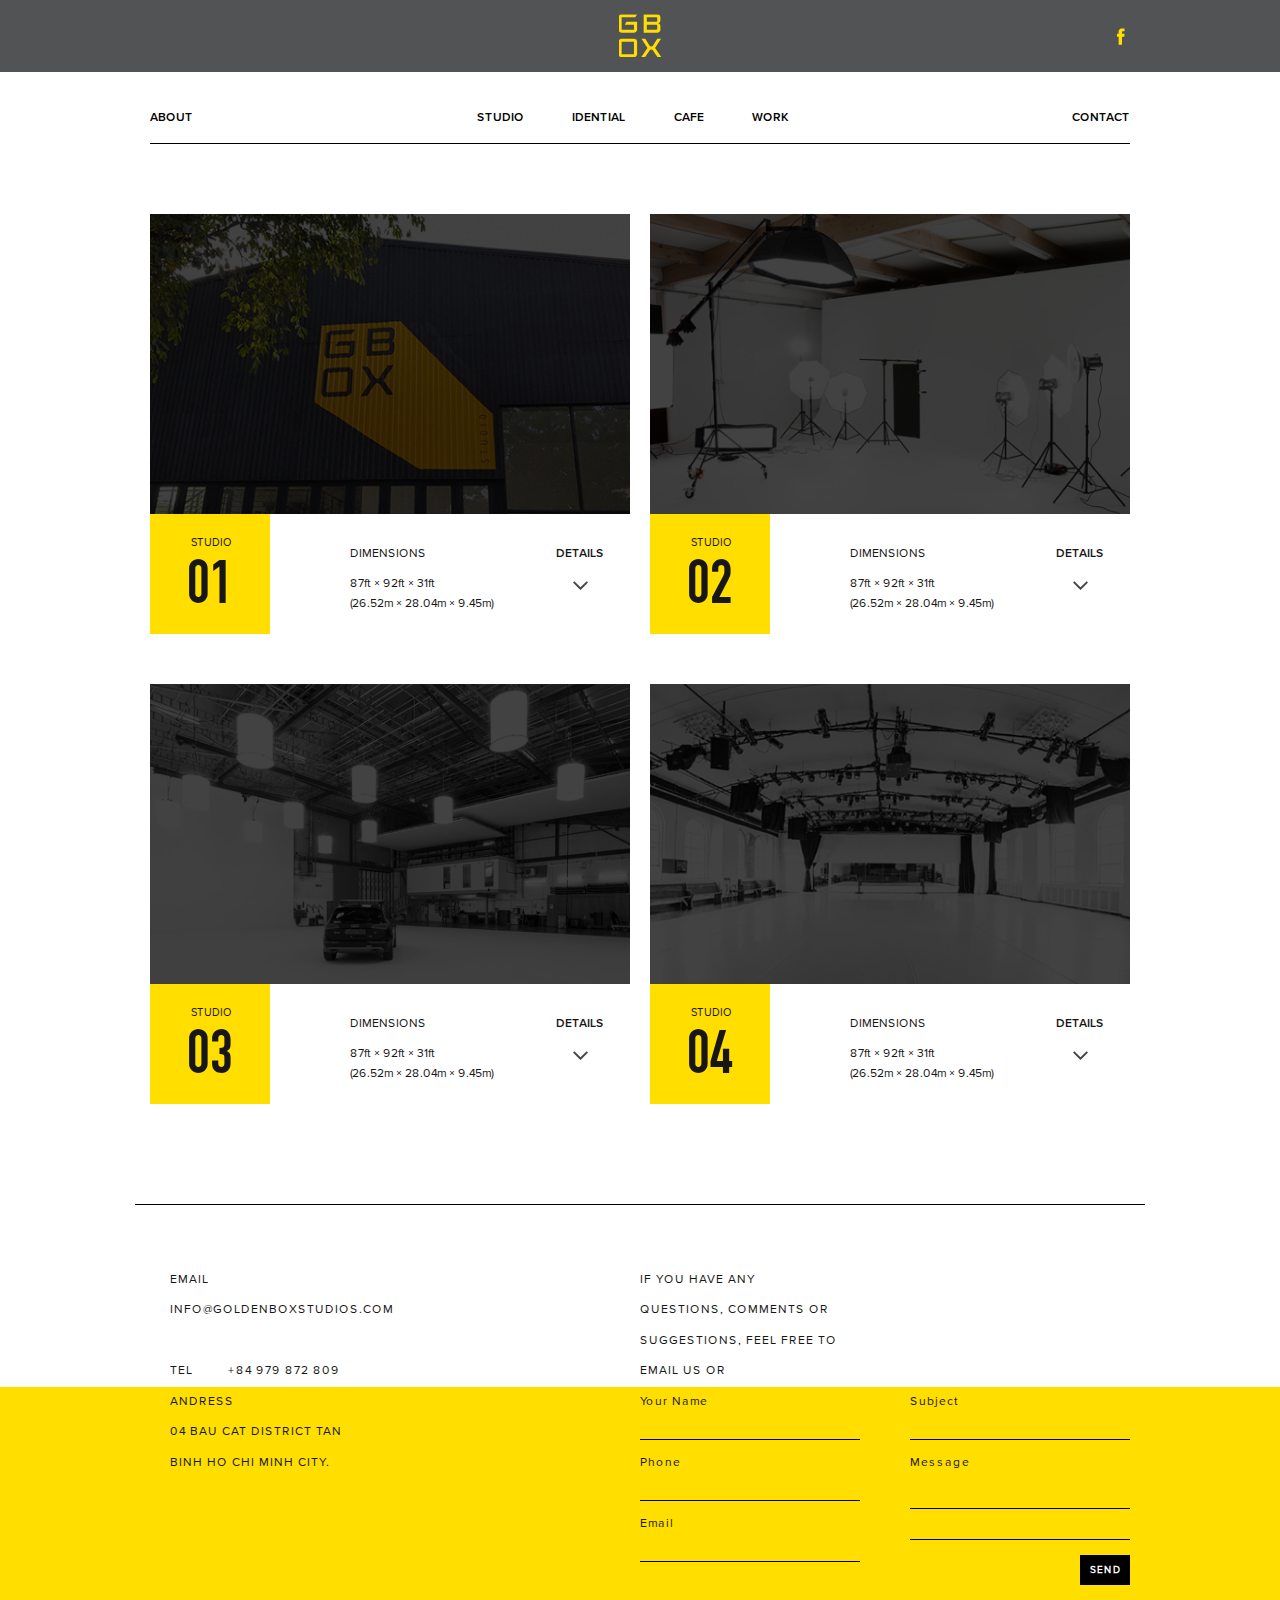
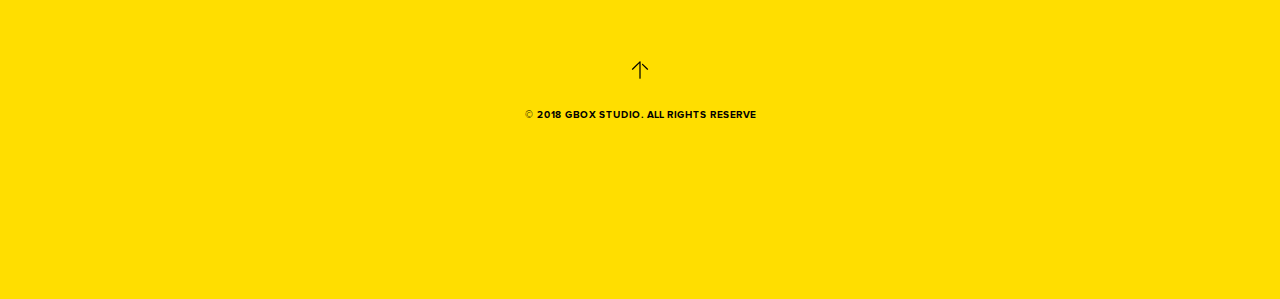
<file: studio.html>
<!DOCTYPE html>
<html>

<head>
    <meta charset="UTF-8" />
    <meta name="viewport" content="width=device-width, initial-scale=1.0" />
    <meta http-equiv="X-UA-Compatible" content="IE=edge,chrome=1" />
    <title>Grunt Project</title>
    <link rel="icon" href="https://www.vivosmartphone.vn/themes/vivo/favicon.ico">
    <meta name="title" content="" />
    <meta name="description" content="" />
    <meta property="og:locale" content="vi" />
    <meta property="og:type" content="article" />
    <meta property="og:title" content="Trang chủ" />
    <meta property="og:description" content="" />
    <meta property="og:url" content="" />
    <meta property="og:site_name" content="" />
    <meta property="og:image" content="" />

    <link rel="stylesheet" href="dest/style.min.css">
    <link rel="stylesheet" href="css/fonts.css">
    <link rel="stylesheet" href="dest/stylelibs.min.css">
</head>

<body>
    <header id="home">
        <div class="container">
            <a href="index.html" class="logo">
                <img src="img/logo.svg" alt="GBox">
            </a>
            <a href="https://www.facebook.com/tuongwfhuy/" class="fbicon">
                <img src="img/fbicon.svg" alt="GBox">
            </a>
            <div class="submenu">
                <a href="aboutus.html">About</a>
                <ul class="menu__sub">
                    <li><a href="studio.html">Studio</a></li>
                    <li><a href="detail.html">Idential</a></li>
                    <li><a href="index.html" class="logoattribute">
                            <div class="logo">
                                <img src="img/logo.svg" alt="">
                            </div>
                        </a></li>
                    <li><a href="cafe.html">Cafe</a></li>
                    <li><a href="allwork.html">Work</a></li>
                </ul>
                <a href="contact.html">Contact</a>
            </div>
            <div class="btnmenu">
                <span></span>
            </div>
        </div>
        <nav class="nav">
            <div class="close-nav"><span></span></div>
            <ul>
                <li><a href="aboutus.html">About</a></li>
                <li><a href="studio.html">Studio</a></li>
                <li><a href="detail.html">Idential</a></li>
                <li><a href="cafe.html">Cafe</a></li>
                <li><a href="allwork.html">Work</a></li>
                <li><a href="contact.html">Contact</a></li>
            </ul>
        </nav>
    </header>

    <main class="mainwrapper studiopage">
        <section class="menu pd">
            <div class="container">
                <a href="aboutus.html">About</a>
                <ul class="menu__sub">
                    <li><a href="studio.html">Studio</a></li>
                    <li><a href="detail.html">Idential</a></li>
                    <li><a href="cafe.html">Cafe</a></li>
                    <li><a href="allwork.html">Work</a></li>
                </ul>
                <a href="contact.html">Contact</a>
            </div>
        </section>
        <section class="studio">
            <div class="container">
                <div class="studio__intro textbox">
                    <div class="studio__intro-img">
                        <img src="img/studio1-dimen.jpg" alt="">
                    </div>
                    <div class="studio__intro-info">
                        <div class="name numbersquare">
                            <div class="numbersquare-number">
                                <p>STUDIO</p>
                                <div class="number">01</div>
                            </div>
                        </div>
                        <div class="dimen textregular">
                            <p>DIMENSIONS</p>
                            <p>87ft × 92ft × 31ft</p>
                            <p>(26.52m × 28.04m × 9.45m)</p>
                        </div>
                        <a href="studio_detail.html" class="detail textregular">
                            <p>DETAILS</p>
                            <div class="btn-detail">
                                <img src="img/allworkicont.svg" alt="" class="svg">
                            </div>
                        </a>
                    </div>
                </div>
                <div class="studio__intro textbox">
                    <div class="studio__intro-img">
                        <img src="img/studio2-dimen.jpg" alt="">
                    </div>
                    <div class="studio__intro-info">
                        <div class="name numbersquare">
                            <div class="numbersquare-number">
                                <p>STUDIO</p>
                                <div class="number">02</div>
                            </div>
                        </div>
                        <div class="dimen textregular">
                            <p>DIMENSIONS</p>
                            <p>87ft × 92ft × 31ft</p>
                            <p>(26.52m × 28.04m × 9.45m)</p>
                        </div>
                        <a href="studio_detail.html" class="detail textregular">
                            <p>DETAILS</p>
                            <div class="btn-detail">
                                <img src="img/allworkicont.svg" alt="" class="svg">
                            </div>
                        </a>
                    </div>
                </div>
                <div class="studio__intro textbox">
                    <div class="studio__intro-img">
                        <img src="img/studio3-dimen.jpg" alt="">
                    </div>
                    <div class="studio__intro-info">
                        <div class="name numbersquare">
                            <div class="numbersquare-number">
                                <p>STUDIO</p>
                                <div class="number">03</div>
                            </div>
                        </div>
                        <div class="dimen textregular">
                            <p>DIMENSIONS</p>
                            <p>87ft × 92ft × 31ft</p>
                            <p>(26.52m × 28.04m × 9.45m)</p>
                        </div>
                        <a href="studio_detail.html" class="detail textregular">
                            <p>DETAILS</p>
                            <div class="btn-detail">
                                <img src="img/allworkicont.svg" alt="" class="svg">
                            </div>
                        </a>
                    </div>
                </div>
                <div class="studio__intro textbox">
                    <div class="studio__intro-img">
                        <img src="img/studio4-dimen.jpg" alt="">
                    </div>
                    <div class="studio__intro-info">
                        <div class="name numbersquare">
                            <div class="numbersquare-number">
                                <p>STUDIO</p>
                                <div class="number">04</div>
                            </div>
                        </div>
                        <div class="dimen textregular">
                            <p>DIMENSIONS</p>
                            <p>87ft × 92ft × 31ft</p>
                            <p>(26.52m × 28.04m × 9.45m)</p>
                        </div>
                        <a href="studio_detail.html" class="detail textregular">
                            <p>DETAILS</p>
                            <div class="btn-detail">
                                <img src="img/allworkicont.svg" alt="" class="svg">
                            </div>
                        </a>
                    </div>
                </div>
            </div>
        </section>
        <section class="contactf">
            <div class="container">
                <div class="contactf__infor textbox">
                    <div class="contactf__infor-email textregular">
                        <p>EMAIL</p>
                        <p>INFO@GOLDENBOXSTUDIOS.COM</p>
                    </div>
                    <div class="contactf__infor-tel textregular">
                        <p>TEL</p>
                        <p>+84 979 872 809</p>
                    </div>
                </div>
                <div class="contactf__infor textbox">
                    <div class="contactf__infor-email textregular">
                        <p>If you have any questions, comments or</p>
                        <p>suggestions, feel free to email us or</p>
                    </div>
                </div>
            </div>
        </section>
        <section class="contactftablet textbox">
            <div class="container">
                <div class="contactftablet__email textregular">
                    <p>EMAIL</p>
                    <p>INFO@GOLDENBOXSTUDIOS.COM</p>
                </div>
                <div class="contactftablet__tel textregular">
                    <p>TEL</p>
                    <p>+84 979 872 809</p>
                </div>
                <div class="contactftablet__andress textregular">
                    <p>ANDRESS</p>
                    <p>04 BAU CA DISTRICT TAN BINH HO CHI MINH CITY</p>
                </div>
            </div>
            </div>
        </section>
    </main>



    <footer>
        <div class="container">
            <div class="finfor textbox">
                <div class="finfor__andress textregular">
                    <p>andress</p>
                    <p>04 bau cat district tan binh
                        ho chi minh city.</p>
                </div>
                <div class="finfor__information textregular input">
                    <div class="finfor__information-personal">
                        <p>Your Name</p>
                        <input type="text">
                        <p>Phone</p>
                        <input type="text">
                        <p>Email</p>
                        <input type="email">
                    </div>
                    <div class="finfor__information-question">
                        <p>Subject</p>
                        <input type="text">
                        <p>Message</p>
                        <textarea name="" id="" cols="30" rows="2"></textarea>
                        <div class="btsend">
                            <a>SEND</a>
                        </div>
                    </div>
                </div>
            </div>
            <div class="fcopyright">
                <div class="fcopyright__img">
                    <img src="img/if_Arrow-Right_3925252.svg" alt="">
                </div>
                <p>© 2018 GBOX STUDIO. All rights reserve</p>
            </div>
        </div>
    </footer>
    <script type="text/javascript" src="dest/jsmain.min.js"></script>
    <script type="text/javascript" src="js/main.js"></script>
    <link type="tex/javascript" href="js/lib/_jquery.js">
</body>

</html>
</file>
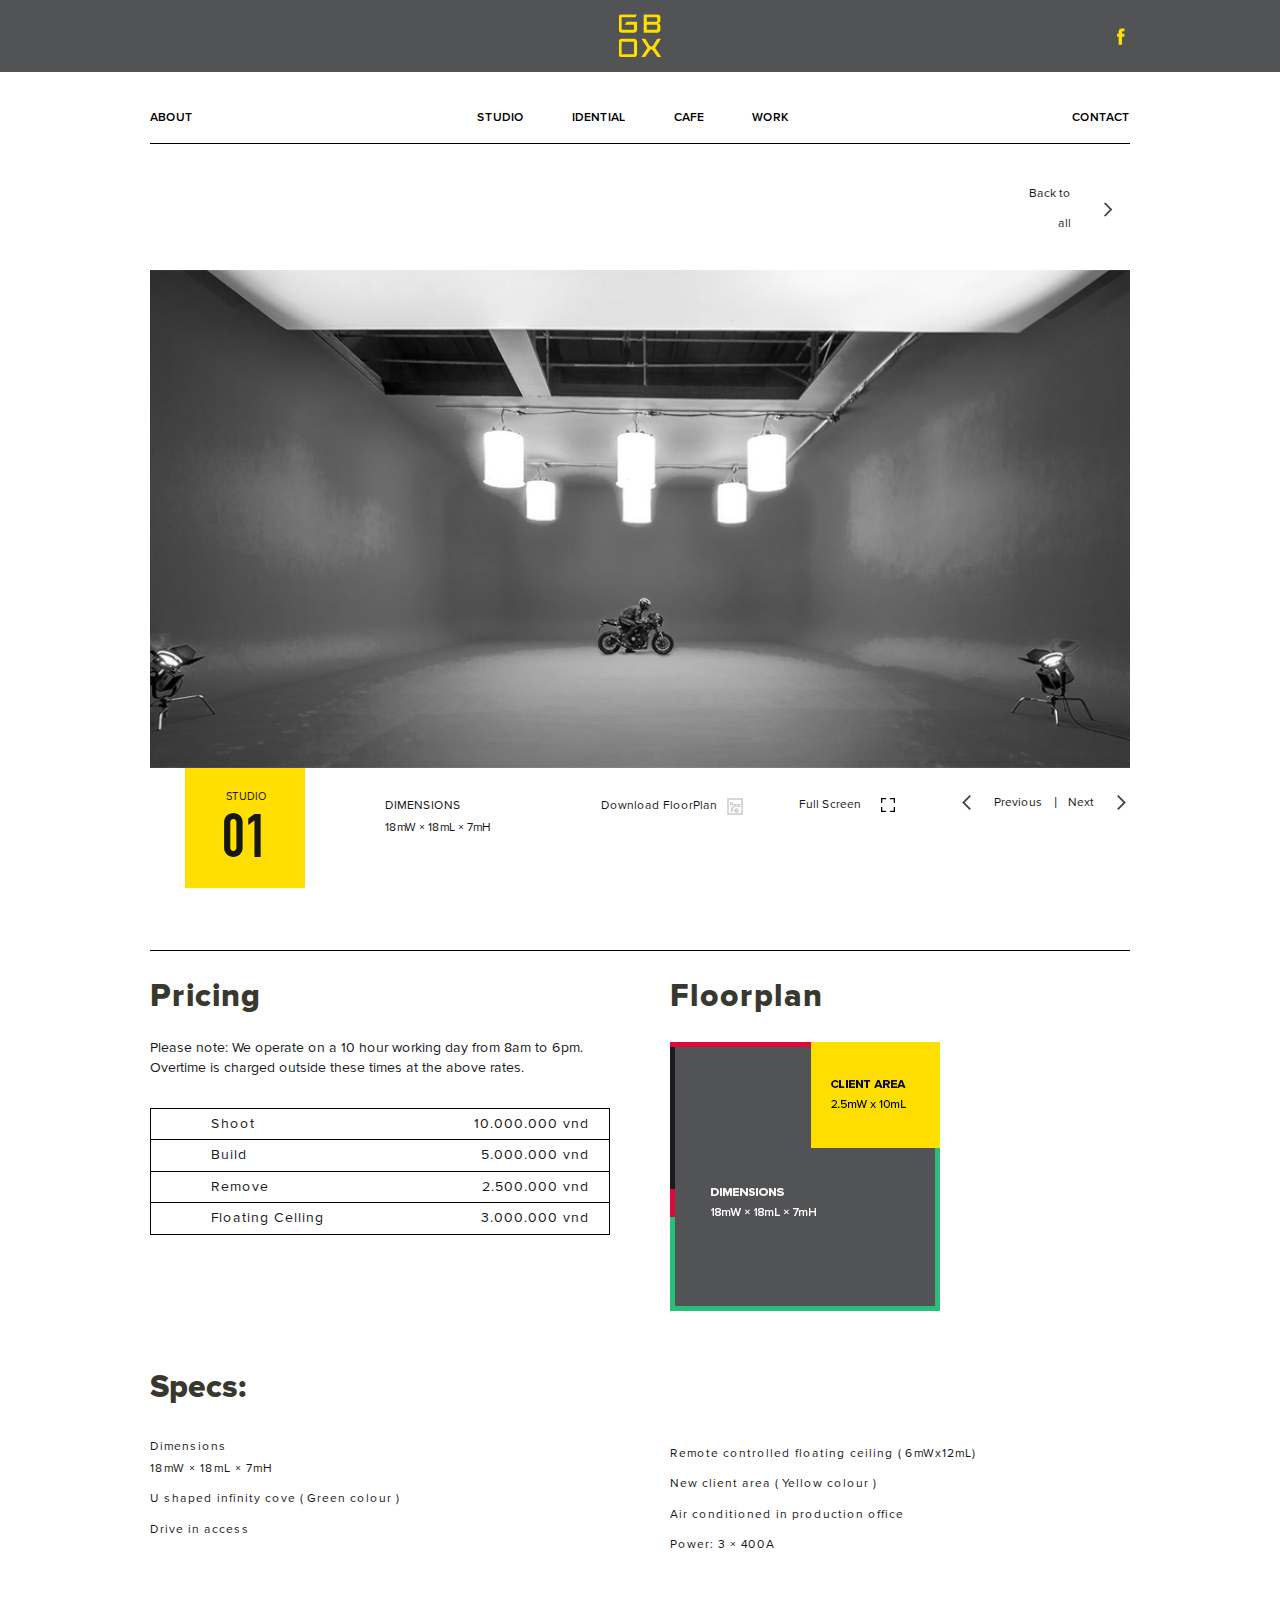
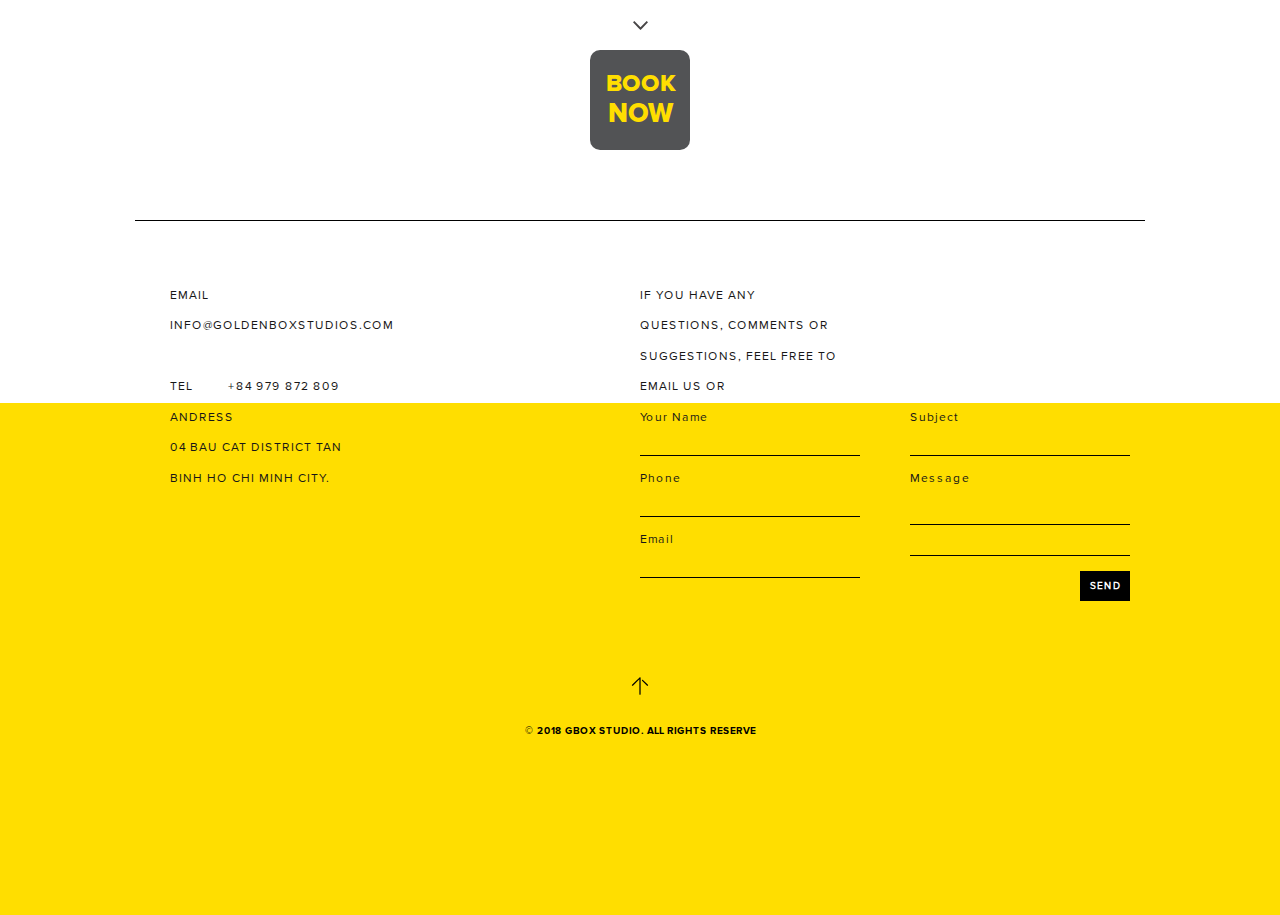
<file: studio_detail.html>
<!DOCTYPE html>
<html>

<head>
    <meta charset="UTF-8" />
    <meta name="viewport" content="width=device-width, initial-scale=1.0" />
    <meta http-equiv="X-UA-Compatible" content="IE=edge,chrome=1" />
    <title>Grunt Project</title>
    <link rel="icon" href="https://www.vivosmartphone.vn/themes/vivo/favicon.ico">
    <meta name="title" content="" />
    <meta name="description" content="" />
    <meta property="og:locale" content="vi" />
    <meta property="og:type" content="article" />
    <meta property="og:title" content="Trang chủ" />
    <meta property="og:description" content="" />
    <meta property="og:url" content="" />
    <meta property="og:site_name" content="" />
    <meta property="og:image" content="" />

    <link rel="stylesheet" href="dest/style.min.css">
    <link rel="stylesheet" href="css/fonts.css">
    <link rel="stylesheet" href="dest/stylelibs.min.css">
</head>

<body>
    <header id="home">
        <div class="container">
            <a href="index.html" class="logo">
                <img src="img/logo.svg" alt="GBox">
            </a>
            <a href="https://www.facebook.com/tuongwfhuy/" class="fbicon">
                <img src="img/fbicon.svg" alt="GBox">
            </a>
            <div class="submenu">
                <a href="aboutus.html">About</a>
                <ul class="menu__sub">
                    <li><a href="studio.html">Studio</a></li>
                    <li><a href="studio_rental.html">Idential</a></li>
                    <li><a href="index.html" class="logoattribute">
                            <div class="logo">
                                <img src="img/logo.svg" alt="">
                            </div>
                        </a></li>
                    <li><a href="cafe.html">Cafe</a></li>
                    <li><a href="allwork.html">Work</a></li>
                </ul>
                <a href="contact.html">Contact</a>
            </div>
            <div class="btnmenu">
                <span></span>
            </div>
        </div>
        <nav class="nav">
            <div class="close-nav"><span></span></div>
            <ul>
                <li><a href="aboutus.html">About</a></li>
                <li><a href="studio.html">Studio</a></li>
                <li><a href="studio_rental.html">Idential</a></li>
                <li><a href="cafe.html">Cafe</a></li>
                <li><a href="allwork.html">Work</a></li>
                <li><a href="contact.html">Contact</a></li>
            </ul>
        </nav>
    </header>

    <main class="mainwrapper studiodetail">
        <section class="menu pd">
            <div class="container">
                <a href="aboutus.html">About</a>
                <ul class="menu__sub">
                    <li><a href="studio.html">Studio</a></li>
                    <li><a href="detail.html">Idential</a></li>
                    <li><a href="cafe.html">Cafe</a></li>
                    <li><a href="allwork.html">Work</a></li>
                </ul>
                <a href="contact.html">Contact</a>
            </div>
        </section>
        <section class="slider textbox">
            <div class="container">
                <div class="slider__backtoall textregular">
                    <div class="btn-backtoall">
                        <p>Back to all</p>
                        <div class="btn-arrow arrowdownbtn">
                            <img src="img/allworkicont.svg" alt="" class="svg">
                        </div>
                    </div>
                </div>
                <div class="slider__img">
                    <div class="img">
                        <img src="img/slide-studio-detail.jpg" alt="">
                    </div>
                    <div class="img">
                        <img src="img/img-detail2.jpg" alt="">
                    </div>
                    <div class="img">
                        <img src="img/img-detail3.jpg" alt="">
                    </div>
                </div>
                <div class="slider__detail">
                    <div class="slider__detail-name numbersquare">
                        <div class="numbersquare-number">
                            <p>STUDIO</p>
                            <div class="number">01</div>
                        </div>
                    </div>
                    <div class="slider__detail-dimen textregular">
                        <p>DIMENSIONS</p>
                        <p>18mW × 18mL × 7mH</p>
                    </div>
                    <div class="slider__detail-download textregular">
                        <p>Download FloorPlan</p>
                        <div class="btn-download">
                            <img src="img/download.svg" alt="" class="svg">
                        </div>
                    </div>
                    <div class="slider__detail-fullscreen textregular">
                        <p>Full Screen</p>
                        <div class="btn-fullscreen">
                            <img src="img/fullscreen.svg" alt="" class="svg">
                        </div>
                    </div>
                    <div class="slider__detail-prenext textregular">
                        <div class="btn-pre">
                            <div class="arrowpre arrowdownbtn">
                                <img src=" img/allworkicont.svg" alt="" class="svg">
                            </div>
                            <p>Previous</p>
                        </div>
                        <p class="heightline">|</p>
                        <div class="btn-next">
                            <p>Next</p>
                            <div class="arrownext arrowdownbtn">
                                <img src=" img/allworkicont.svg" alt="" class="svg">
                            </div>
                        </div>
                    </div>
                </div>
            </div>
        </section>
        <section class="details textbox">
            <div class="container">
                <div class="details__row textregular">
                    <div class="details__row-price">
                        <h2>Pricing</h2>
                        <p>Please note: We operate on a 10 hour working day from 8am to 6pm.
                            Overtime is charged outside these times at the above rates.</p>
                        <table>
                            <tr>
                                <td>Shoot</td>
                                <td>10.000.000 vnd</td>
                            </tr>
                            <tr>
                                <td>Build</td>
                                <td>5.000.000 vnd</td>
                            </tr>
                            <tr>
                                <td>Remove</td>
                                <td>2.500.000 vnd</td>
                            </tr>
                            <tr>
                                <td>Floating Celling</td>
                                <td>3.000.000 vnd</td>
                            </tr>
                        </table>
                    </div>
                    <div class="details__row-floorplan">
                        <h2>Floorplan</h2>
                        <div class="floorplan-img">
                            <img src="img/dimen.jpg" alt="">
                        </div>
                    </div>
                </div>
                <h2>Specs:</h2>
                <div class="details__row textregular">
                    <div class="details__row-col dimens">
                        <p>Dimensions</p>
                        <p>18mW × 18mL × 7mH</p>
                        <p>U shaped infinity cove ( Green colour )</p>
                        <p>Drive in access</p>
                    </div>
                    <div class="details__row-col">
                        <p>Remote controlled floating ceiling ( 6mWx12mL)</p>
                        <p>New client area ( Yellow colour )</p>
                        <p>Air conditioned in production office</p>
                        <p>Power: 3 × 400A</p>
                    </div>
                </div>
                <div class="details__down">
                    <img src="img/allworkicont.svg" alt="">
                </div>
                <a href="studio_rental.html" class="btnsubmit">
                    <p>BOOK</p>
                    <p>NOW</p>
                </a>
            </div>
        </section>
        <section class="contactf">
            <div class="container">
                <div class="contactf__infor textbox">
                    <div class="contactf__infor-email textregular">
                        <p>EMAIL</p>
                        <p>INFO@GOLDENBOXSTUDIOS.COM</p>
                    </div>
                    <div class="contactf__infor-tel textregular">
                        <p>TEL</p>
                        <p>+84 979 872 809</p>
                    </div>
                </div>
                <div class="contactf__infor textbox">
                    <div class="contactf__infor-email textregular">
                        <p>If you have any questions, comments or</p>
                        <p>suggestions, feel free to email us or</p>
                    </div>
                </div>
            </div>
        </section>
        <section class="contactftablet textbox">
            <div class="container">
                <div class="contactftablet__email textregular">
                    <p>EMAIL</p>
                    <p>INFO@GOLDENBOXSTUDIOS.COM</p>
                </div>
                <div class="contactftablet__tel textregular">
                    <p>TEL</p>
                    <p>+84 979 872 809</p>
                </div>
                <div class="contactftablet__andress textregular">
                    <p>ANDRESS</p>
                    <p>04 BAU CA DISTRICT TAN BINH HO CHI MINH CITY</p>
                </div>
            </div>
            </div>
        </section>
    </main>
    <footer>
        <div class="container">
            <div class="finfor textbox">
                <div class="finfor__andress textregular">
                    <p>andress</p>
                    <p>04 bau cat district tan binh
                        ho chi minh city.</p>
                </div>
                <div class="finfor__information textregular input">
                    <div class="finfor__information-personal">
                        <p>Your Name</p>
                        <input type="text">
                        <p>Phone</p>
                        <input type="text">
                        <p>Email</p>
                        <input type="email">
                    </div>
                    <div class="finfor__information-question">
                        <p>Subject</p>
                        <input type="text">
                        <p>Message</p>
                        <textarea name="" id="" cols="30" rows="2"></textarea>
                        <div class="btsend">
                            <a>SEND</a>
                        </div>
                    </div>
                </div>
            </div>
            <div class="fcopyright">
                <div class="fcopyright__img">
                    <img src="img/if_Arrow-Right_3925252.svg" alt="">
                </div>
                <p>© 2018 GBOX STUDIO. All rights reserve</p>
            </div>
        </div>
    </footer>
    <div class="pswp" tabindex="-1" role="dialog" aria-hidden="true">
        <div class="pswp__bg"></div>
        <div class="pswp__scroll-wrap">
            <div class="pswp__container">
                <div class="pswp__item"></div>
                <div class="pswp__item"></div>
                <div class="pswp__item"></div>
            </div>
            <div class="pswp__ui pswp__ui--hidden">
                <div class="pswp__top-bar">
                    <div class="pswp__counter"></div>
                    <button class="pswp__button pswp__button--close" title="Close (Esc)"></button>
                    <button class="pswp__button pswp__button--share" title="Share"></button>
                    <button class="pswp__button pswp__button--fs" title="Toggle fullscreen"></button>
                    <button class="pswp__button pswp__button--zoom" title="Zoom in/out"></button>
                    <div class="pswp__preloader">
                        <div class="pswp__preloader__icn">
                            <div class="pswp__preloader__cut">
                                <div class="pswp__preloader__donut"></div>
                            </div>
                        </div>
                    </div>
                </div>
                <div class="pswp__share-modal pswp__share-modal--hidden pswp__single-tap">
                    <div class="pswp__share-tooltip"></div>
                </div>
                <button class="pswp__button pswp__button--arrow--left" title="Previous (arrow left)">
                </button>
                <button class="pswp__button pswp__button--arrow--right" title="Next (arrow right)">
                </button>
                <div class="pswp__caption">
                    <div class="pswp__caption__center"></div>
                </div>
            </div>
        </div>
    </div>
    <script type="text/javascript" src="dest/jsmain.min.js"></script>
    <script type="text/javascript" src="js/main.js"></script>
    <script type="text/javascript" src="js/studio_detail.js"></script>
    <!-- <link type="tex/javascript" href="js/lib/_jquery.js"> -->
</body>

</html>
</file>
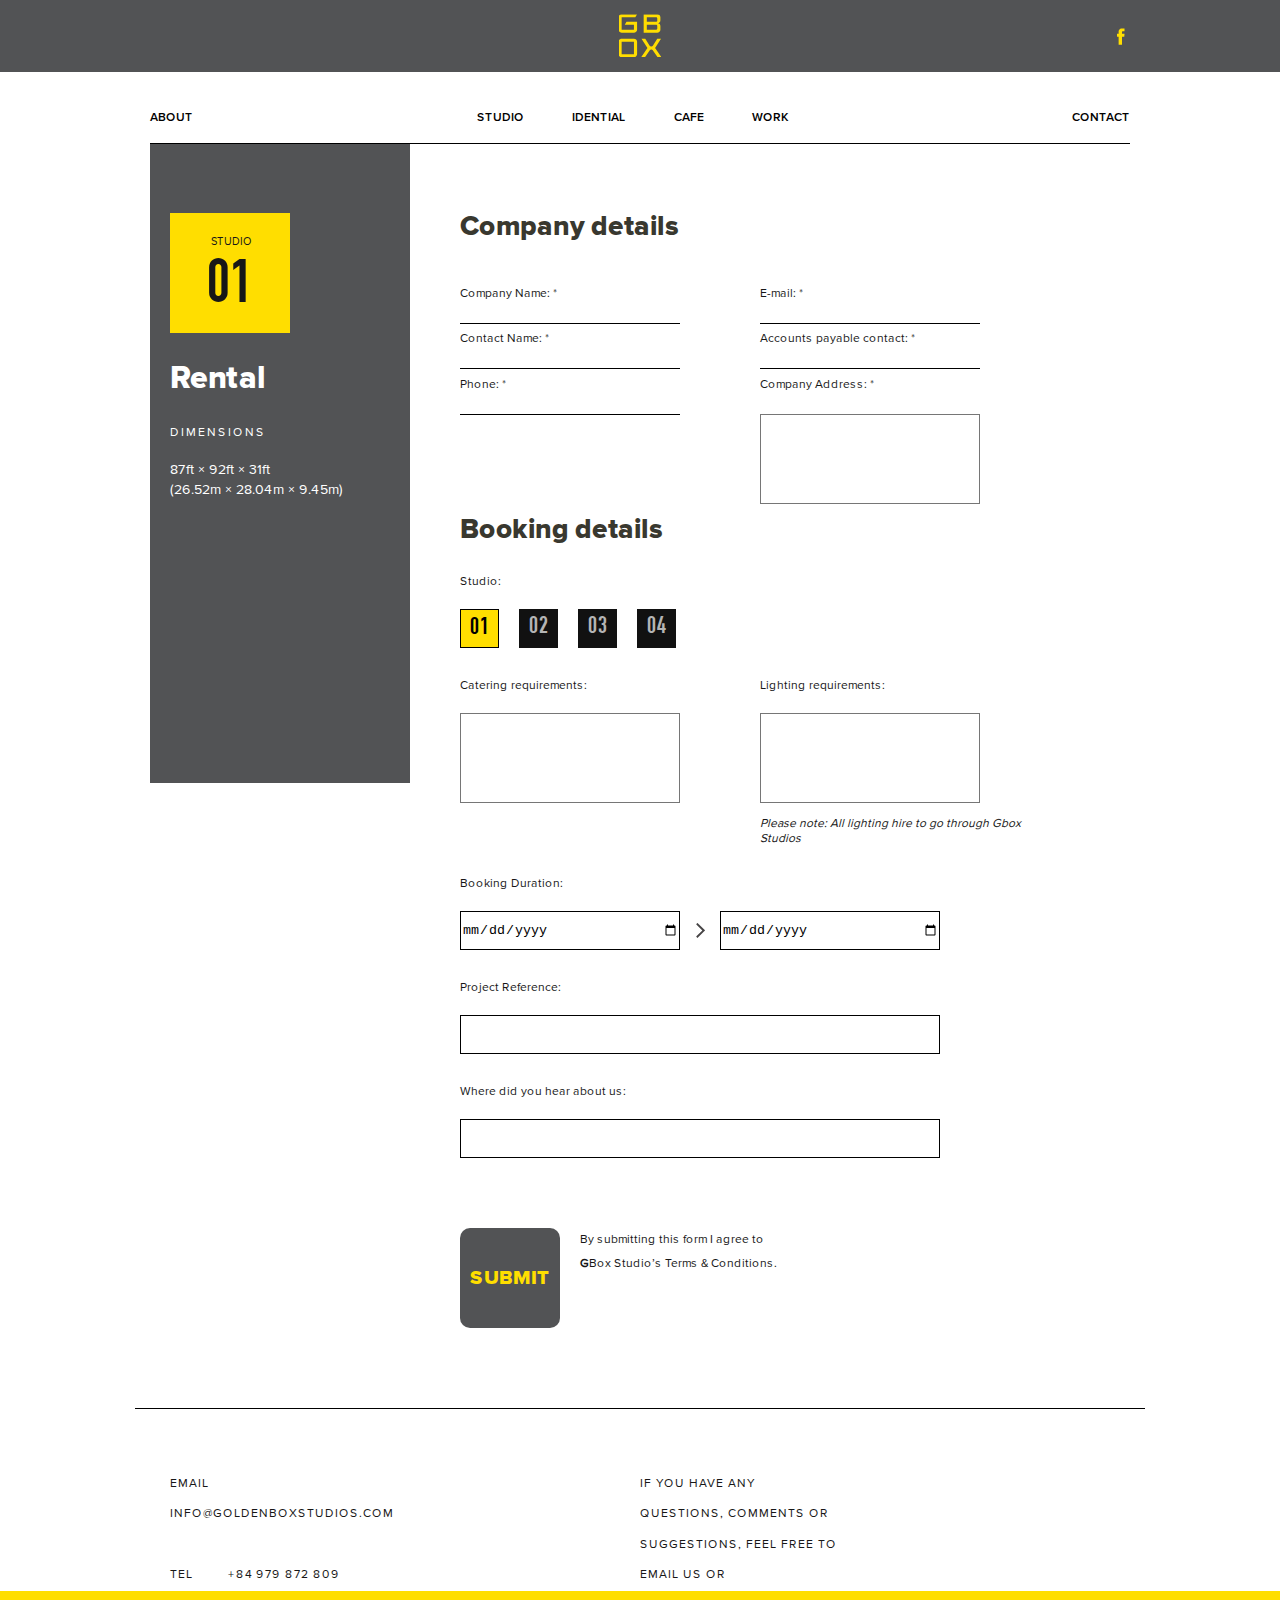
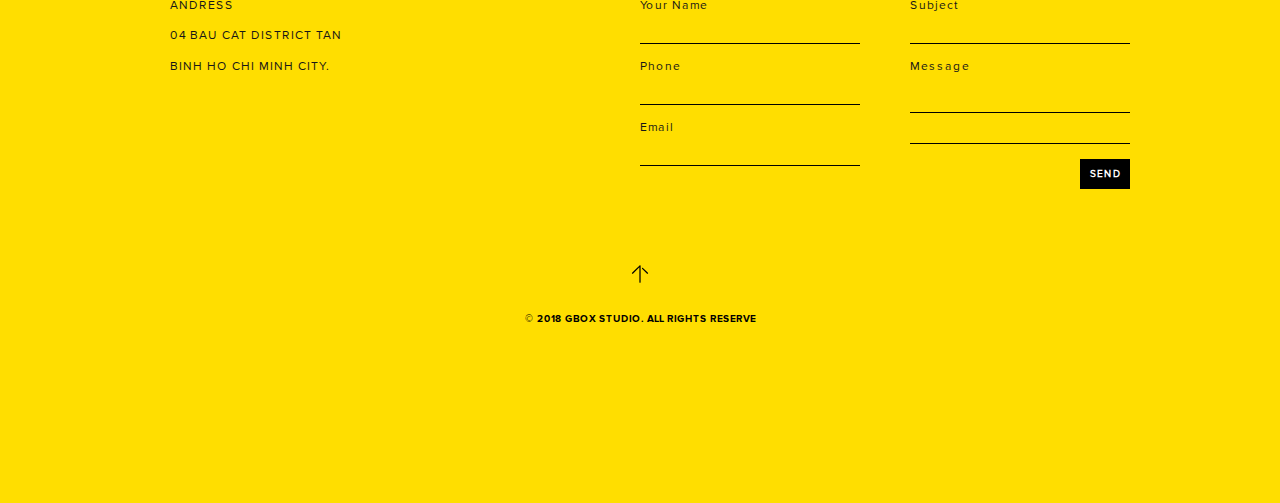
<file: studio_rental.html>
<!DOCTYPE html>
<html>

<head>
    <meta charset="UTF-8" />
    <meta name="viewport" content="width=device-width, initial-scale=1.0" />
    <meta http-equiv="X-UA-Compatible" content="IE=edge,chrome=1" />
    <title>Grunt Project</title>
    <link rel="icon" href="https://www.vivosmartphone.vn/themes/vivo/favicon.ico">
    <meta name="title" content="" />
    <meta name="description" content="" />
    <meta property="og:locale" content="vi" />
    <meta property="og:type" content="article" />
    <meta property="og:title" content="Trang chủ" />
    <meta property="og:description" content="" />
    <meta property="og:url" content="" />
    <meta property="og:site_name" content="" />
    <meta property="og:image" content="" />

    <link rel="stylesheet" href="dest/style.min.css">
    <link rel="stylesheet" href="css/fonts.css">
    <link rel="stylesheet" href="dest/stylelibs.min.css">
</head>

<body>
    <header id="home">
        <div class="container">
            <a href="index.html" class="logo">
                <img src="img/logo.svg" alt="GBox">
            </a>
            <a href="https://www.facebook.com/tuongwfhuy/" class="fbicon">
                <img src="img/fbicon.svg" alt="GBox">
            </a>
            <div class="submenu">
                <a href="aboutus.html">About</a>
                <ul class="menu__sub">
                    <li><a href="studio.html">Studio</a></li>
                    <li><a href="studio_rental.html">Idential</a></li>
                    <li><a href="index.html" class="logoattribute">
                            <div class="logo">
                                <img src="img/logo.svg" alt="">
                            </div>
                        </a></li>
                    <li><a href="cafe.html">Cafe</a></li>
                    <li><a href="allwork.html">Work</a></li>
                </ul>
                <a href="contact.html">Contact</a>
            </div>
            <div class="btnmenu">
                <span></span>
            </div>
        </div>
        <nav class="nav">
            <div class="close-nav"><span></span></div>
            <ul>
                <li><a href="aboutus.html">About</a></li>
                <li><a href="studio.html">Studio</a></li>
                <li><a href="studio_rental.html">Idential</a></li>
                <li><a href="cafe.html">Cafe</a></li>
                <li><a href="allwork.html">Work</a></li>
                <li><a href="contact.html">Contact</a></li>
            </ul>
        </nav>
    </header>

    <main class="mainwrapper rentalpage">
        <section class="menu pd">
            <div class="container">
                <a href="aboutus.html">About</a>
                <ul class="menu__sub">
                    <li><a href="studio.html">Studio</a></li>
                    <li><a href="detail.html">Idential</a></li>
                    <li><a href="cafe.html">Cafe</a></li>
                    <li><a href="allwork.html">Work</a></li>
                </ul>
                <a href="contact.html">Contact</a>
            </div>
        </section>
        <section class="rental">
            <div class="container">
                <div class="studioinfor">
                    <div class="studioinfor__name numbersquare">
                        <div class="numbersquare-number">
                            <p>STUDIO</p>
                            <div class="number">01</div>
                        </div>
                    </div>
                    <div class="studioinfor__dimen">
                        <h2>Rental</h2>
                        <span>DIMENSIONS</span>
                        <p>87ft × 92ft × 31ft</p>
                        <p>(26.52m × 28.04m × 9.45m)</p>
                    </div>
                </div>
                <div class="rentalcustomer textbox">
                    <h3>Company details</h3>
                    <div class="rentalcustomer__detail textregular input">
                        <div class="rentalcustomer__detail-col">
                            <p>Company Name: *</p>
                            <input type="text">
                            <p>Contact Name: *</p>
                            <input type="text">
                            <p>Phone: *</p>
                            <input type="text">
                        </div>
                        <div class="rentalcustomer__detail-col">
                            <p>E-mail: *</p>
                            <input type="text">
                            <p>Accounts payable contact: *</p>
                            <input type="text">
                            <p>Company Address: *</p>
                            <textarea name="" id="" cols="30"></textarea>
                        </div>
                    </div>
                    <div class="rentalcustomer__booking textregular">
                        <h3>Booking details</h3>
                        <p>Studio:</p>
                        <div class="rentalcustomer__booking-studio">
                            <div class="number actived">
                                01
                            </div>
                            <div class="number">
                                02
                            </div>
                            <div class="number">
                                03
                            </div>
                            <div class="number">
                                04
                            </div>
                        </div>
                        <div class="rentalcustomer__booking-requirement">
                            <div class="requirement-col">
                                <p>Catering requirements:</p>
                                <textarea name="" id="" cols="30"></textarea>
                            </div>
                            <div class="requirement-col">
                                <p>Lighting requirements:</p>
                                <textarea name="" id="" cols="30"></textarea>
                                <p>Please note: All lighting hire to go through Gbox Studios</p>
                            </div>
                        </div>
                        <div class="rentalcustomer__booking-duration">
                            <p>Booking Duration:</p>
                            <div class="duration-col">
                                <input type="date">
                                <div class="arrow">
                                    <img src="img/allworkicont.svg" alt="arrowright">
                                </div>
                                <input type="date">
                            </div>
                        </div>
                        <p>Project Reference:</p>
                        <input type=" text">
                        <p>Where did you hear about us:</p>
                        <input type=" text">
                        <div class="rentalcustomer__booking-submit">
                            <a href="#" class="btnsubmit">SUBMIT</a>
                            <div class="agree-term">
                                <p>By submitting this form I agree to</p>
                                <p class="bold">GBox Studio’s Terms & Conditions.</p>
                            </div>
                        </div>
                    </div>
                </div>
            </div>
        </section>
        <section class="contactf">
            <div class="container">
                <div class="contactf__infor textbox">
                    <div class="contactf__infor-email textregular">
                        <p>EMAIL</p>
                        <p>INFO@GOLDENBOXSTUDIOS.COM</p>
                    </div>
                    <div class="contactf__infor-tel textregular">
                        <p>TEL</p>
                        <p>+84 979 872 809</p>
                    </div>
                </div>
                <div class="contactf__infor textbox">
                    <div class="contactf__infor-email textregular">
                        <p>If you have any questions, comments or</p>
                        <p>suggestions, feel free to email us or</p>
                    </div>
                </div>
            </div>
        </section>
    </main>



    <footer>
        <div class="container">
            <div class="finfor textbox">
                <div class="finfor__andress textregular">
                    <p>andress</p>
                    <p>04 bau cat district tan binh
                        ho chi minh city.</p>
                </div>
                <div class="finfor__information textregular input">
                    <div class="finfor__information-personal">
                        <p>Your Name</p>
                        <input type="text">
                        <p>Phone</p>
                        <input type="text">
                        <p>Email</p>
                        <input type="email">
                    </div>
                    <div class="finfor__information-question">
                        <p>Subject</p>
                        <input type="text">
                        <p>Message</p>
                        <textarea name="" id="" cols="30" rows="2"></textarea>
                        <div class="btsend">
                            <a>SEND</a>
                        </div>
                    </div>
                </div>
            </div>
            <div class="fcopyright">
                <div class="fcopyright__img">
                    <img src="img/if_Arrow-Right_3925252.svg" alt="">
                </div>
                <p>© 2018 GBOX STUDIO. All rights reserve</p>
            </div>
        </div>
    </footer>
    <script type="text/javascript" src="dest/jsmain.min.js"></script>
    <script type="text/javascript" src="js/main.js"></script>
    <link type="tex/javascript" href="js/lib/_jquery.js">
</body>

</html>
</file>
<file: css/fonts.css>
@font-face {
    font-family: "pb";
    src: url("../fonts/ProximaNova-Bold.woff2") format("woff2"), url("../fonts/ProximaNova-Bold.woff") format("woff");
    font-weight: bold;
    font-style: normal;
    font-display: fallback;
}
@font-face {
    font-family: "pr";
    src: url("../fonts/ProximaNova-Regular.woff2") format("woff2"),
        url("../fonts/ProximaNova-Regular.woff") format("woff");
    font-weight: normal;
    font-style: normal;
    font-display: fallback;
}
@font-face {
    font-family: "dc";
    src: url("../fonts/DINCondensed-Bold.woff2") format("woff2"), url("../fonts/DINCondensed-Bold.woff") format("woff");
    font-weight: bold;
    font-style: normal;
    font-display: fallback;
}
@font-face {
    font-family: "pxb";
    src: url("../fonts/ProximaNova-Extrabld.woff2") format("woff2"),
        url("../fonts/ProximaNova-Extrabld.woff") format("woff");
    font-weight: 800;
    font-style: normal;
    font-display: fallback;
}
@font-face {
    font-family: "psb";
    src: url("../fonts/ProximaNova-Semibold.woff2") format("woff2"),
        url("../fonts/ProximaNova-Semibold.woff") format("woff");
    font-weight: 600;
    font-style: normal;
    font-display: fallback;
}
@font-face {
    font-family: "pl";
    src: url("../fonts/ProximaNova-Light.woff2") format("woff2"), url("../fonts/ProximaNova-Light.woff") format("woff");
    font-weight: 300;
    font-style: normal;
    font-display: fallback;
}
@font-face {
    font-family: "ar";
    src: url("../fonts/ArialMT.woff2") format("woff2"), url("../fonts/ArialMT.woff") format("woff");
    font-weight: normal;
    font-style: normal;
    font-display: fallback;
}
</file>
<file: dest/style.min.css>
html,body,div,span,applet,object,iframe,h1,h2,h3,h4,h5,h6,p,blockquote,pre,a,abbr,acronym,address,big,cite,code,del,dfn,em,img,ins,kbd,q,s,samp,small,strike,strong,sub,sup,tt,var,b,u,i,center,dl,dt,dd,ol,ul,li,fieldset,form,label,legend,table,caption,tbody,tfoot,thead,tr,th,td,article,aside,canvas,details,embed,figure,figcaption,footer,header,hgroup,menu,nav,output,ruby,section,summary,time,mark,audio,video{margin:0;padding:0;border:0;font-size:100%;font:inherit;vertical-align:baseline}article,aside,details,figcaption,figure,footer,header,hgroup,menu,nav,section{display:block}body{line-height:1}ol,ul{list-style:none}blockquote,q{quotes:none}blockquote:before,blockquote:after,q:before,q:after{content:"";content:none}table{border-collapse:collapse;border-spacing:0}*{-webkit-font-smoothing:antialiased;-moz-osx-font-smoothing:grayscale;font-smoothing:antialiased;text-rendering:optimizeLegibility;box-sizing:border-box;appearance:none;-moz-appearance:none;-webkit-appearance:none}html,body{width:100%;max-width:1920px;-webkit-font-smoothing:antialiased;margin:auto;font-size:16px;font-family:pb;line-height:normal;color:#010101;text-transform:none;background:#fff;position:relative;--pdTopSection: 40px;--pdBotSection: 20px}html::-webkit-scrollbar,body::-webkit-scrollbar{width:4px}html::-webkit-scrollbar-track,body::-webkit-scrollbar-track{background:#000}html::-webkit-scrollbar-thumb,body::-webkit-scrollbar-thumb{background:#2b2b2b}html .mainwrapper,body .mainwrapper{width:100%;margin:auto;overflow:hidden}html .mainwrapper section.pd,body .mainwrapper section.pd{padding-top:var(--pdTopSection);padding-bottom:var(--pdBotSection)}@media screen and (min-width: 320px) and (max-width: 767px){html,body{--pdSection: 50px}}a{color:#010101;text-decoration:none;display:block}img{display:block;margin:auto;max-width:100%}strong{font-family:bb}.-lv1{font-size:100px;font-family:b;line-height:100px;color:#fff;text-transform:none;font-weight:normal;margin:0}.-lv1 a{font-size:100px;font-family:g;line-height:100px;color:#fff;text-transform:none}.numbersquare{width:120px;height:120px;background:#ffde00;display:flex;align-items:center;justify-content:center}.numbersquare-number{height:82px}.numbersquare-number p{font-size:11px;font-family:pr;line-height:20px;color:#171717;text-transform:uppercase;text-align:center}.numbersquare-number .number{font-size:61.46px;font-family:dc;line-height:auto;color:#171717;text-transform:uppercase;text-align:center}.btnsubmit{height:100px;width:100px;text-align:center;font-size:20px;font-family:pxb;line-height:100px;color:#ffde00;text-transform:uppercase;background:#525355;transition:.4s;-webkit-transition:.4s;-o-transition:.4s;border-radius:10px;transform:scale(1);-webkit-transform:scale(1);-o-transform:scale(1)}.btnsubmit:hover{transition:.4s;-webkit-transition:.4s;-o-transition:.4s;transform:scale(1.06);-webkit-transform:scale(1.06);-o-transform:scale(1.06)}.textbox .textWel{font-size:14px;font-family:pl;line-height:22px;color:#171717;text-transform:uppercase;max-width:82px;height:100%;text-align:center;margin-left:auto;margin-right:auto;letter-spacing:2}.textbox .titlemain{max-width:210px;font-size:20px;font-family:pb;line-height:22px;color:#525355;text-transform:uppercase;background:#ffde00;text-align:center;margin-left:auto;margin-right:auto;letter-spacing:5px}.textbox .title{font-size:12px;font-family:pb;line-height:0px;color:#171717;text-transform:uppercase;background:#ffde00;text-align:center;margin-left:auto;margin-right:auto}.textbox .text{font-size:12px;font-family:ar;line-height:22px;color:#171717;text-transform:none;text-align:center;word-spacing:-0.25px}.textbox .text.--textmid{margin-left:auto;margin-right:auto}.textbox .textregular{font-size:12px;font-family:pr;line-height:30.48px;color:#171717;text-transform:uppercase;letter-spacing:1px}.textbox .textsemibold{font-size:12px;font-family:psb;line-height:30.48px;color:#171717;text-transform:uppercase}.menu{margin-top:72px;font-size:12px;font-family:psb;line-height:normal;color:#171717;text-transform:uppercase}.menu .container{position:relative;display:flex;justify-content:space-between}.menu .container a:hover{color:#ffde00}.menu .container .menu__sub{width:360px;display:flex;justify-content:space-around}.menu .container:after{position:absolute;left:50%;bottom:-20px;content:"";width:calc(100% - 30px);height:1px;background-color:#000;transform:translateX(-50%);-webkit-transform:translateX(-50%);-o-transform:translateX(-50%)}@media screen and (min-width: 320px) and (max-width: 767px){.menu{display:none}}.input input{border:none;border-bottom:1px solid black;background:transparent;width:220px}.input input:focus{outline:none}.input p{text-transform:none}.midbtn{display:flex;align-items:center}.arrowdownbtn{width:15px;height:9px;display:flex;align-items:center}.arrowdownbtn svg{width:100%;height:100%}.contactf .container{padding-top:60px;border-top:1px solid black;display:grid;grid-template-columns:1fr 1fr}.contactf .container .contactf__infor .contactf__infor-tel{padding-top:30px;display:flex}.contactf .container .contactf__infor .contactf__infor-tel p:first-child{margin-right:35px}.contactf .container .contactf__infor .contactf__infor-email p:first-child{max-width:200px}.contactf .container .contactf__infor .contactf__infor-email p:last-child{max-width:220px}.contactf .container .contactf__infor:first-child{padding-left:20px}@media screen and (max-width: 991px) and (min-height: 500px){.contactf{display:none}}.contactftablet{text-align:center;display:none;border-top:solid 1px black;padding-top:40px}.contactftablet__tel{display:flex;justify-content:center}.contactftablet__tel p:first-child{margin-right:40px}@media screen and (max-width: 991px) and (min-height: 500px){.contactftablet{display:block}}@media screen and (min-width: 320px) and (max-width: 767px){.contactftablet{padding-top:60px}}/*!
 * Bootstrap Grid v4.0.0 (https://getbootstrap.com)
 * Copyright 2011-2018 The Bootstrap Authors
 * Copyright 2011-2018 Twitter, Inc.
 * Licensed under MIT (https://github.com/twbs/bootstrap/blob/master/LICENSE)
 */@-ms-viewport{width:device-width}html{box-sizing:border-box;-ms-overflow-style:scrollbar}*,*::before,*::after{box-sizing:inherit}.container{width:100%;padding-right:15px;padding-left:15px;margin-right:auto;margin-left:auto}@media (min-width: 576px){.container{max-width:540px}}@media (min-width: 768px){.container{max-width:720px}}@media (min-width: 992px){.container{max-width:960px}}@media (min-width: 1200px){.container{max-width:1010px}}.container-fluid{width:100%;padding-right:15px;padding-left:15px;margin-right:auto;margin-left:auto}.row{display:-webkit-box;display:-ms-flexbox;display:flex;-ms-flex-wrap:wrap;flex-wrap:wrap;margin-right:-15px;margin-left:-15px}.no-gutters{margin-right:0;margin-left:0}.no-gutters>.col,.no-gutters>[class*="col-"]{padding-right:0;padding-left:0}.col-1,.col-2,.col-3,.col-4,.col-5,.col-6,.col-7,.col-8,.col-9,.col-10,.col-11,.col-12,.col,.col-auto,.col-sm-1,.col-sm-2,.col-sm-3,.col-sm-4,.col-sm-5,.col-sm-6,.col-sm-7,.col-sm-8,.col-sm-9,.col-sm-10,.col-sm-11,.col-sm-12,.col-sm,.col-sm-auto,.col-md-1,.col-md-2,.col-md-3,.col-md-4,.col-md-5,.col-md-6,.col-md-7,.col-md-8,.col-md-9,.col-md-10,.col-md-11,.col-md-12,.col-md,.col-md-auto,.col-lg-1,.col-lg-2,.col-lg-3,.col-lg-4,.col-lg-5,.col-lg-6,.col-lg-7,.col-lg-8,.col-lg-9,.col-lg-10,.col-lg-11,.col-lg-12,.col-lg,.col-lg-auto,.col-xl-1,.col-xl-2,.col-xl-3,.col-xl-4,.col-xl-5,.col-xl-6,.col-xl-7,.col-xl-8,.col-xl-9,.col-xl-10,.col-xl-11,.col-xl-12,.col-xl,.col-xl-auto{position:relative;width:100%;min-height:1px;padding-right:15px;padding-left:15px}.col{-ms-flex-preferred-size:0;flex-basis:0;-webkit-box-flex:1;-ms-flex-positive:1;flex-grow:1;max-width:100%}.col-auto{-webkit-box-flex:0;-ms-flex:0 0 auto;flex:0 0 auto;width:auto;max-width:none}.col-1{-webkit-box-flex:0;-ms-flex:0 0 8.333333%;flex:0 0 8.333333%;max-width:8.333333%}.col-2{-webkit-box-flex:0;-ms-flex:0 0 16.666667%;flex:0 0 16.666667%;max-width:16.666667%}.col-3{-webkit-box-flex:0;-ms-flex:0 0 25%;flex:0 0 25%;max-width:25%}.col-4{-webkit-box-flex:0;-ms-flex:0 0 33.333333%;flex:0 0 33.333333%;max-width:33.333333%}.col-5{-webkit-box-flex:0;-ms-flex:0 0 41.666667%;flex:0 0 41.666667%;max-width:41.666667%}.col-6{-webkit-box-flex:0;-ms-flex:0 0 50%;flex:0 0 50%;max-width:50%}.col-7{-webkit-box-flex:0;-ms-flex:0 0 58.333333%;flex:0 0 58.333333%;max-width:58.333333%}.col-8{-webkit-box-flex:0;-ms-flex:0 0 66.666667%;flex:0 0 66.666667%;max-width:66.666667%}.col-9{-webkit-box-flex:0;-ms-flex:0 0 75%;flex:0 0 75%;max-width:75%}.col-10{-webkit-box-flex:0;-ms-flex:0 0 83.333333%;flex:0 0 83.333333%;max-width:83.333333%}.col-11{-webkit-box-flex:0;-ms-flex:0 0 91.666667%;flex:0 0 91.666667%;max-width:91.666667%}.col-12{-webkit-box-flex:0;-ms-flex:0 0 100%;flex:0 0 100%;max-width:100%}.order-first{-webkit-box-ordinal-group:0;-ms-flex-order:-1;order:-1}.order-last{-webkit-box-ordinal-group:14;-ms-flex-order:13;order:13}.order-0{-webkit-box-ordinal-group:1;-ms-flex-order:0;order:0}.order-1{-webkit-box-ordinal-group:2;-ms-flex-order:1;order:1}.order-2{-webkit-box-ordinal-group:3;-ms-flex-order:2;order:2}.order-3{-webkit-box-ordinal-group:4;-ms-flex-order:3;order:3}.order-4{-webkit-box-ordinal-group:5;-ms-flex-order:4;order:4}.order-5{-webkit-box-ordinal-group:6;-ms-flex-order:5;order:5}.order-6{-webkit-box-ordinal-group:7;-ms-flex-order:6;order:6}.order-7{-webkit-box-ordinal-group:8;-ms-flex-order:7;order:7}.order-8{-webkit-box-ordinal-group:9;-ms-flex-order:8;order:8}.order-9{-webkit-box-ordinal-group:10;-ms-flex-order:9;order:9}.order-10{-webkit-box-ordinal-group:11;-ms-flex-order:10;order:10}.order-11{-webkit-box-ordinal-group:12;-ms-flex-order:11;order:11}.order-12{-webkit-box-ordinal-group:13;-ms-flex-order:12;order:12}.offset-1{margin-left:8.333333%}.offset-2{margin-left:16.666667%}.offset-3{margin-left:25%}.offset-4{margin-left:33.333333%}.offset-5{margin-left:41.666667%}.offset-6{margin-left:50%}.offset-7{margin-left:58.333333%}.offset-8{margin-left:66.666667%}.offset-9{margin-left:75%}.offset-10{margin-left:83.333333%}.offset-11{margin-left:91.666667%}@media (min-width: 576px){.col-sm{-ms-flex-preferred-size:0;flex-basis:0;-webkit-box-flex:1;-ms-flex-positive:1;flex-grow:1;max-width:100%}.col-sm-auto{-webkit-box-flex:0;-ms-flex:0 0 auto;flex:0 0 auto;width:auto;max-width:none}.col-sm-1{-webkit-box-flex:0;-ms-flex:0 0 8.333333%;flex:0 0 8.333333%;max-width:8.333333%}.col-sm-2{-webkit-box-flex:0;-ms-flex:0 0 16.666667%;flex:0 0 16.666667%;max-width:16.666667%}.col-sm-3{-webkit-box-flex:0;-ms-flex:0 0 25%;flex:0 0 25%;max-width:25%}.col-sm-4{-webkit-box-flex:0;-ms-flex:0 0 33.333333%;flex:0 0 33.333333%;max-width:33.333333%}.col-sm-5{-webkit-box-flex:0;-ms-flex:0 0 41.666667%;flex:0 0 41.666667%;max-width:41.666667%}.col-sm-6{-webkit-box-flex:0;-ms-flex:0 0 50%;flex:0 0 50%;max-width:50%}.col-sm-7{-webkit-box-flex:0;-ms-flex:0 0 58.333333%;flex:0 0 58.333333%;max-width:58.333333%}.col-sm-8{-webkit-box-flex:0;-ms-flex:0 0 66.666667%;flex:0 0 66.666667%;max-width:66.666667%}.col-sm-9{-webkit-box-flex:0;-ms-flex:0 0 75%;flex:0 0 75%;max-width:75%}.col-sm-10{-webkit-box-flex:0;-ms-flex:0 0 83.333333%;flex:0 0 83.333333%;max-width:83.333333%}.col-sm-11{-webkit-box-flex:0;-ms-flex:0 0 91.666667%;flex:0 0 91.666667%;max-width:91.666667%}.col-sm-12{-webkit-box-flex:0;-ms-flex:0 0 100%;flex:0 0 100%;max-width:100%}.order-sm-first{-webkit-box-ordinal-group:0;-ms-flex-order:-1;order:-1}.order-sm-last{-webkit-box-ordinal-group:14;-ms-flex-order:13;order:13}.order-sm-0{-webkit-box-ordinal-group:1;-ms-flex-order:0;order:0}.order-sm-1{-webkit-box-ordinal-group:2;-ms-flex-order:1;order:1}.order-sm-2{-webkit-box-ordinal-group:3;-ms-flex-order:2;order:2}.order-sm-3{-webkit-box-ordinal-group:4;-ms-flex-order:3;order:3}.order-sm-4{-webkit-box-ordinal-group:5;-ms-flex-order:4;order:4}.order-sm-5{-webkit-box-ordinal-group:6;-ms-flex-order:5;order:5}.order-sm-6{-webkit-box-ordinal-group:7;-ms-flex-order:6;order:6}.order-sm-7{-webkit-box-ordinal-group:8;-ms-flex-order:7;order:7}.order-sm-8{-webkit-box-ordinal-group:9;-ms-flex-order:8;order:8}.order-sm-9{-webkit-box-ordinal-group:10;-ms-flex-order:9;order:9}.order-sm-10{-webkit-box-ordinal-group:11;-ms-flex-order:10;order:10}.order-sm-11{-webkit-box-ordinal-group:12;-ms-flex-order:11;order:11}.order-sm-12{-webkit-box-ordinal-group:13;-ms-flex-order:12;order:12}.offset-sm-0{margin-left:0}.offset-sm-1{margin-left:8.333333%}.offset-sm-2{margin-left:16.666667%}.offset-sm-3{margin-left:25%}.offset-sm-4{margin-left:33.333333%}.offset-sm-5{margin-left:41.666667%}.offset-sm-6{margin-left:50%}.offset-sm-7{margin-left:58.333333%}.offset-sm-8{margin-left:66.666667%}.offset-sm-9{margin-left:75%}.offset-sm-10{margin-left:83.333333%}.offset-sm-11{margin-left:91.666667%}}@media (min-width: 768px){.col-md{-ms-flex-preferred-size:0;flex-basis:0;-webkit-box-flex:1;-ms-flex-positive:1;flex-grow:1;max-width:100%}.col-md-auto{-webkit-box-flex:0;-ms-flex:0 0 auto;flex:0 0 auto;width:auto;max-width:none}.col-md-1{-webkit-box-flex:0;-ms-flex:0 0 8.333333%;flex:0 0 8.333333%;max-width:8.333333%}.col-md-2{-webkit-box-flex:0;-ms-flex:0 0 16.666667%;flex:0 0 16.666667%;max-width:16.666667%}.col-md-3{-webkit-box-flex:0;-ms-flex:0 0 25%;flex:0 0 25%;max-width:25%}.col-md-4{-webkit-box-flex:0;-ms-flex:0 0 33.333333%;flex:0 0 33.333333%;max-width:33.333333%}.col-md-5{-webkit-box-flex:0;-ms-flex:0 0 41.666667%;flex:0 0 41.666667%;max-width:41.666667%}.col-md-6{-webkit-box-flex:0;-ms-flex:0 0 50%;flex:0 0 50%;max-width:50%}.col-md-7{-webkit-box-flex:0;-ms-flex:0 0 58.333333%;flex:0 0 58.333333%;max-width:58.333333%}.col-md-8{-webkit-box-flex:0;-ms-flex:0 0 66.666667%;flex:0 0 66.666667%;max-width:66.666667%}.col-md-9{-webkit-box-flex:0;-ms-flex:0 0 75%;flex:0 0 75%;max-width:75%}.col-md-10{-webkit-box-flex:0;-ms-flex:0 0 83.333333%;flex:0 0 83.333333%;max-width:83.333333%}.col-md-11{-webkit-box-flex:0;-ms-flex:0 0 91.666667%;flex:0 0 91.666667%;max-width:91.666667%}.col-md-12{-webkit-box-flex:0;-ms-flex:0 0 100%;flex:0 0 100%;max-width:100%}.order-md-first{-webkit-box-ordinal-group:0;-ms-flex-order:-1;order:-1}.order-md-last{-webkit-box-ordinal-group:14;-ms-flex-order:13;order:13}.order-md-0{-webkit-box-ordinal-group:1;-ms-flex-order:0;order:0}.order-md-1{-webkit-box-ordinal-group:2;-ms-flex-order:1;order:1}.order-md-2{-webkit-box-ordinal-group:3;-ms-flex-order:2;order:2}.order-md-3{-webkit-box-ordinal-group:4;-ms-flex-order:3;order:3}.order-md-4{-webkit-box-ordinal-group:5;-ms-flex-order:4;order:4}.order-md-5{-webkit-box-ordinal-group:6;-ms-flex-order:5;order:5}.order-md-6{-webkit-box-ordinal-group:7;-ms-flex-order:6;order:6}.order-md-7{-webkit-box-ordinal-group:8;-ms-flex-order:7;order:7}.order-md-8{-webkit-box-ordinal-group:9;-ms-flex-order:8;order:8}.order-md-9{-webkit-box-ordinal-group:10;-ms-flex-order:9;order:9}.order-md-10{-webkit-box-ordinal-group:11;-ms-flex-order:10;order:10}.order-md-11{-webkit-box-ordinal-group:12;-ms-flex-order:11;order:11}.order-md-12{-webkit-box-ordinal-group:13;-ms-flex-order:12;order:12}.offset-md-0{margin-left:0}.offset-md-1{margin-left:8.333333%}.offset-md-2{margin-left:16.666667%}.offset-md-3{margin-left:25%}.offset-md-4{margin-left:33.333333%}.offset-md-5{margin-left:41.666667%}.offset-md-6{margin-left:50%}.offset-md-7{margin-left:58.333333%}.offset-md-8{margin-left:66.666667%}.offset-md-9{margin-left:75%}.offset-md-10{margin-left:83.333333%}.offset-md-11{margin-left:91.666667%}}@media (min-width: 992px){.col-lg{-ms-flex-preferred-size:0;flex-basis:0;-webkit-box-flex:1;-ms-flex-positive:1;flex-grow:1;max-width:100%}.col-lg-auto{-webkit-box-flex:0;-ms-flex:0 0 auto;flex:0 0 auto;width:auto;max-width:none}.col-lg-1{-webkit-box-flex:0;-ms-flex:0 0 8.333333%;flex:0 0 8.333333%;max-width:8.333333%}.col-lg-2{-webkit-box-flex:0;-ms-flex:0 0 16.666667%;flex:0 0 16.666667%;max-width:16.666667%}.col-lg-3{-webkit-box-flex:0;-ms-flex:0 0 25%;flex:0 0 25%;max-width:25%}.col-lg-4{-webkit-box-flex:0;-ms-flex:0 0 33.333333%;flex:0 0 33.333333%;max-width:33.333333%}.col-lg-5{-webkit-box-flex:0;-ms-flex:0 0 41.666667%;flex:0 0 41.666667%;max-width:41.666667%}.col-lg-6{-webkit-box-flex:0;-ms-flex:0 0 50%;flex:0 0 50%;max-width:50%}.col-lg-7{-webkit-box-flex:0;-ms-flex:0 0 58.333333%;flex:0 0 58.333333%;max-width:58.333333%}.col-lg-8{-webkit-box-flex:0;-ms-flex:0 0 66.666667%;flex:0 0 66.666667%;max-width:66.666667%}.col-lg-9{-webkit-box-flex:0;-ms-flex:0 0 75%;flex:0 0 75%;max-width:75%}.col-lg-10{-webkit-box-flex:0;-ms-flex:0 0 83.333333%;flex:0 0 83.333333%;max-width:83.333333%}.col-lg-11{-webkit-box-flex:0;-ms-flex:0 0 91.666667%;flex:0 0 91.666667%;max-width:91.666667%}.col-lg-12{-webkit-box-flex:0;-ms-flex:0 0 100%;flex:0 0 100%;max-width:100%}.order-lg-first{-webkit-box-ordinal-group:0;-ms-flex-order:-1;order:-1}.order-lg-last{-webkit-box-ordinal-group:14;-ms-flex-order:13;order:13}.order-lg-0{-webkit-box-ordinal-group:1;-ms-flex-order:0;order:0}.order-lg-1{-webkit-box-ordinal-group:2;-ms-flex-order:1;order:1}.order-lg-2{-webkit-box-ordinal-group:3;-ms-flex-order:2;order:2}.order-lg-3{-webkit-box-ordinal-group:4;-ms-flex-order:3;order:3}.order-lg-4{-webkit-box-ordinal-group:5;-ms-flex-order:4;order:4}.order-lg-5{-webkit-box-ordinal-group:6;-ms-flex-order:5;order:5}.order-lg-6{-webkit-box-ordinal-group:7;-ms-flex-order:6;order:6}.order-lg-7{-webkit-box-ordinal-group:8;-ms-flex-order:7;order:7}.order-lg-8{-webkit-box-ordinal-group:9;-ms-flex-order:8;order:8}.order-lg-9{-webkit-box-ordinal-group:10;-ms-flex-order:9;order:9}.order-lg-10{-webkit-box-ordinal-group:11;-ms-flex-order:10;order:10}.order-lg-11{-webkit-box-ordinal-group:12;-ms-flex-order:11;order:11}.order-lg-12{-webkit-box-ordinal-group:13;-ms-flex-order:12;order:12}.offset-lg-0{margin-left:0}.offset-lg-1{margin-left:8.333333%}.offset-lg-2{margin-left:16.666667%}.offset-lg-3{margin-left:25%}.offset-lg-4{margin-left:33.333333%}.offset-lg-5{margin-left:41.666667%}.offset-lg-6{margin-left:50%}.offset-lg-7{margin-left:58.333333%}.offset-lg-8{margin-left:66.666667%}.offset-lg-9{margin-left:75%}.offset-lg-10{margin-left:83.333333%}.offset-lg-11{margin-left:91.666667%}}@media (min-width: 1200px){.col-xl{-ms-flex-preferred-size:0;flex-basis:0;-webkit-box-flex:1;-ms-flex-positive:1;flex-grow:1;max-width:100%}.col-xl-auto{-webkit-box-flex:0;-ms-flex:0 0 auto;flex:0 0 auto;width:auto;max-width:none}.col-xl-1{-webkit-box-flex:0;-ms-flex:0 0 8.333333%;flex:0 0 8.333333%;max-width:8.333333%}.col-xl-2{-webkit-box-flex:0;-ms-flex:0 0 16.666667%;flex:0 0 16.666667%;max-width:16.666667%}.col-xl-3{-webkit-box-flex:0;-ms-flex:0 0 25%;flex:0 0 25%;max-width:25%}.col-xl-4{-webkit-box-flex:0;-ms-flex:0 0 33.333333%;flex:0 0 33.333333%;max-width:33.333333%}.col-xl-5{-webkit-box-flex:0;-ms-flex:0 0 41.666667%;flex:0 0 41.666667%;max-width:41.666667%}.col-xl-6{-webkit-box-flex:0;-ms-flex:0 0 50%;flex:0 0 50%;max-width:50%}.col-xl-7{-webkit-box-flex:0;-ms-flex:0 0 58.333333%;flex:0 0 58.333333%;max-width:58.333333%}.col-xl-8{-webkit-box-flex:0;-ms-flex:0 0 66.666667%;flex:0 0 66.666667%;max-width:66.666667%}.col-xl-9{-webkit-box-flex:0;-ms-flex:0 0 75%;flex:0 0 75%;max-width:75%}.col-xl-10{-webkit-box-flex:0;-ms-flex:0 0 83.333333%;flex:0 0 83.333333%;max-width:83.333333%}.col-xl-11{-webkit-box-flex:0;-ms-flex:0 0 91.666667%;flex:0 0 91.666667%;max-width:91.666667%}.col-xl-12{-webkit-box-flex:0;-ms-flex:0 0 100%;flex:0 0 100%;max-width:100%}.order-xl-first{-webkit-box-ordinal-group:0;-ms-flex-order:-1;order:-1}.order-xl-last{-webkit-box-ordinal-group:14;-ms-flex-order:13;order:13}.order-xl-0{-webkit-box-ordinal-group:1;-ms-flex-order:0;order:0}.order-xl-1{-webkit-box-ordinal-group:2;-ms-flex-order:1;order:1}.order-xl-2{-webkit-box-ordinal-group:3;-ms-flex-order:2;order:2}.order-xl-3{-webkit-box-ordinal-group:4;-ms-flex-order:3;order:3}.order-xl-4{-webkit-box-ordinal-group:5;-ms-flex-order:4;order:4}.order-xl-5{-webkit-box-ordinal-group:6;-ms-flex-order:5;order:5}.order-xl-6{-webkit-box-ordinal-group:7;-ms-flex-order:6;order:6}.order-xl-7{-webkit-box-ordinal-group:8;-ms-flex-order:7;order:7}.order-xl-8{-webkit-box-ordinal-group:9;-ms-flex-order:8;order:8}.order-xl-9{-webkit-box-ordinal-group:10;-ms-flex-order:9;order:9}.order-xl-10{-webkit-box-ordinal-group:11;-ms-flex-order:10;order:10}.order-xl-11{-webkit-box-ordinal-group:12;-ms-flex-order:11;order:11}.order-xl-12{-webkit-box-ordinal-group:13;-ms-flex-order:12;order:12}.offset-xl-0{margin-left:0}.offset-xl-1{margin-left:8.333333%}.offset-xl-2{margin-left:16.666667%}.offset-xl-3{margin-left:25%}.offset-xl-4{margin-left:33.333333%}.offset-xl-5{margin-left:41.666667%}.offset-xl-6{margin-left:50%}.offset-xl-7{margin-left:58.333333%}.offset-xl-8{margin-left:66.666667%}.offset-xl-9{margin-left:75%}.offset-xl-10{margin-left:83.333333%}.offset-xl-11{margin-left:91.666667%}}.d-none{display:none !important}.d-inline{display:inline !important}.d-inline-block{display:inline-block !important}.d-block{display:block !important}.d-table{display:table !important}.d-table-row{display:table-row !important}.d-table-cell{display:table-cell !important}.d-flex{display:-webkit-box !important;display:-ms-flexbox !important;display:flex !important}.d-inline-flex{display:-webkit-inline-box !important;display:-ms-inline-flexbox !important;display:inline-flex !important}@media (min-width: 576px){.d-sm-none{display:none !important}.d-sm-inline{display:inline !important}.d-sm-inline-block{display:inline-block !important}.d-sm-block{display:block !important}.d-sm-table{display:table !important}.d-sm-table-row{display:table-row !important}.d-sm-table-cell{display:table-cell !important}.d-sm-flex{display:-webkit-box !important;display:-ms-flexbox !important;display:flex !important}.d-sm-inline-flex{display:-webkit-inline-box !important;display:-ms-inline-flexbox !important;display:inline-flex !important}}@media (min-width: 768px){.d-md-none{display:none !important}.d-md-inline{display:inline !important}.d-md-inline-block{display:inline-block !important}.d-md-block{display:block !important}.d-md-table{display:table !important}.d-md-table-row{display:table-row !important}.d-md-table-cell{display:table-cell !important}.d-md-flex{display:-webkit-box !important;display:-ms-flexbox !important;display:flex !important}.d-md-inline-flex{display:-webkit-inline-box !important;display:-ms-inline-flexbox !important;display:inline-flex !important}}@media (min-width: 992px){.d-lg-none{display:none !important}.d-lg-inline{display:inline !important}.d-lg-inline-block{display:inline-block !important}.d-lg-block{display:block !important}.d-lg-table{display:table !important}.d-lg-table-row{display:table-row !important}.d-lg-table-cell{display:table-cell !important}.d-lg-flex{display:-webkit-box !important;display:-ms-flexbox !important;display:flex !important}.d-lg-inline-flex{display:-webkit-inline-box !important;display:-ms-inline-flexbox !important;display:inline-flex !important}}@media (min-width: 1200px){.d-xl-none{display:none !important}.d-xl-inline{display:inline !important}.d-xl-inline-block{display:inline-block !important}.d-xl-block{display:block !important}.d-xl-table{display:table !important}.d-xl-table-row{display:table-row !important}.d-xl-table-cell{display:table-cell !important}.d-xl-flex{display:-webkit-box !important;display:-ms-flexbox !important;display:flex !important}.d-xl-inline-flex{display:-webkit-inline-box !important;display:-ms-inline-flexbox !important;display:inline-flex !important}}@media print{.d-print-none{display:none !important}.d-print-inline{display:inline !important}.d-print-inline-block{display:inline-block !important}.d-print-block{display:block !important}.d-print-table{display:table !important}.d-print-table-row{display:table-row !important}.d-print-table-cell{display:table-cell !important}.d-print-flex{display:-webkit-box !important;display:-ms-flexbox !important;display:flex !important}.d-print-inline-flex{display:-webkit-inline-box !important;display:-ms-inline-flexbox !important;display:inline-flex !important}}.flex-row{-webkit-box-orient:horizontal !important;-webkit-box-direction:normal !important;-ms-flex-direction:row !important;flex-direction:row !important}.flex-column{-webkit-box-orient:vertical !important;-webkit-box-direction:normal !important;-ms-flex-direction:column !important;flex-direction:column !important}.flex-row-reverse{-webkit-box-orient:horizontal !important;-webkit-box-direction:reverse !important;-ms-flex-direction:row-reverse !important;flex-direction:row-reverse !important}.flex-column-reverse{-webkit-box-orient:vertical !important;-webkit-box-direction:reverse !important;-ms-flex-direction:column-reverse !important;flex-direction:column-reverse !important}.flex-wrap{-ms-flex-wrap:wrap !important;flex-wrap:wrap !important}.flex-nowrap{-ms-flex-wrap:nowrap !important;flex-wrap:nowrap !important}.flex-wrap-reverse{-ms-flex-wrap:wrap-reverse !important;flex-wrap:wrap-reverse !important}.justify-content-start{-webkit-box-pack:start !important;-ms-flex-pack:start !important;justify-content:flex-start !important}.justify-content-end{-webkit-box-pack:end !important;-ms-flex-pack:end !important;justify-content:flex-end !important}.justify-content-center{-webkit-box-pack:center !important;-ms-flex-pack:center !important;justify-content:center !important}.justify-content-between{-webkit-box-pack:justify !important;-ms-flex-pack:justify !important;justify-content:space-between !important}.justify-content-around{-ms-flex-pack:distribute !important;justify-content:space-around !important}.align-items-start{-webkit-box-align:start !important;-ms-flex-align:start !important;align-items:flex-start !important}.align-items-end{-webkit-box-align:end !important;-ms-flex-align:end !important;align-items:flex-end !important}.align-items-center{-webkit-box-align:center !important;-ms-flex-align:center !important;align-items:center !important}.align-items-baseline{-webkit-box-align:baseline !important;-ms-flex-align:baseline !important;align-items:baseline !important}.align-items-stretch{-webkit-box-align:stretch !important;-ms-flex-align:stretch !important;align-items:stretch !important}.align-content-start{-ms-flex-line-pack:start !important;align-content:flex-start !important}.align-content-end{-ms-flex-line-pack:end !important;align-content:flex-end !important}.align-content-center{-ms-flex-line-pack:center !important;align-content:center !important}.align-content-between{-ms-flex-line-pack:justify !important;align-content:space-between !important}.align-content-around{-ms-flex-line-pack:distribute !important;align-content:space-around !important}.align-content-stretch{-ms-flex-line-pack:stretch !important;align-content:stretch !important}.align-self-auto{-ms-flex-item-align:auto !important;align-self:auto !important}.align-self-start{-ms-flex-item-align:start !important;align-self:flex-start !important}.align-self-end{-ms-flex-item-align:end !important;align-self:flex-end !important}.align-self-center{-ms-flex-item-align:center !important;align-self:center !important}.align-self-baseline{-ms-flex-item-align:baseline !important;align-self:baseline !important}.align-self-stretch{-ms-flex-item-align:stretch !important;align-self:stretch !important}@media (min-width: 576px){.flex-sm-row{-webkit-box-orient:horizontal !important;-webkit-box-direction:normal !important;-ms-flex-direction:row !important;flex-direction:row !important}.flex-sm-column{-webkit-box-orient:vertical !important;-webkit-box-direction:normal !important;-ms-flex-direction:column !important;flex-direction:column !important}.flex-sm-row-reverse{-webkit-box-orient:horizontal !important;-webkit-box-direction:reverse !important;-ms-flex-direction:row-reverse !important;flex-direction:row-reverse !important}.flex-sm-column-reverse{-webkit-box-orient:vertical !important;-webkit-box-direction:reverse !important;-ms-flex-direction:column-reverse !important;flex-direction:column-reverse !important}.flex-sm-wrap{-ms-flex-wrap:wrap !important;flex-wrap:wrap !important}.flex-sm-nowrap{-ms-flex-wrap:nowrap !important;flex-wrap:nowrap !important}.flex-sm-wrap-reverse{-ms-flex-wrap:wrap-reverse !important;flex-wrap:wrap-reverse !important}.justify-content-sm-start{-webkit-box-pack:start !important;-ms-flex-pack:start !important;justify-content:flex-start !important}.justify-content-sm-end{-webkit-box-pack:end !important;-ms-flex-pack:end !important;justify-content:flex-end !important}.justify-content-sm-center{-webkit-box-pack:center !important;-ms-flex-pack:center !important;justify-content:center !important}.justify-content-sm-between{-webkit-box-pack:justify !important;-ms-flex-pack:justify !important;justify-content:space-between !important}.justify-content-sm-around{-ms-flex-pack:distribute !important;justify-content:space-around !important}.align-items-sm-start{-webkit-box-align:start !important;-ms-flex-align:start !important;align-items:flex-start !important}.align-items-sm-end{-webkit-box-align:end !important;-ms-flex-align:end !important;align-items:flex-end !important}.align-items-sm-center{-webkit-box-align:center !important;-ms-flex-align:center !important;align-items:center !important}.align-items-sm-baseline{-webkit-box-align:baseline !important;-ms-flex-align:baseline !important;align-items:baseline !important}.align-items-sm-stretch{-webkit-box-align:stretch !important;-ms-flex-align:stretch !important;align-items:stretch !important}.align-content-sm-start{-ms-flex-line-pack:start !important;align-content:flex-start !important}.align-content-sm-end{-ms-flex-line-pack:end !important;align-content:flex-end !important}.align-content-sm-center{-ms-flex-line-pack:center !important;align-content:center !important}.align-content-sm-between{-ms-flex-line-pack:justify !important;align-content:space-between !important}.align-content-sm-around{-ms-flex-line-pack:distribute !important;align-content:space-around !important}.align-content-sm-stretch{-ms-flex-line-pack:stretch !important;align-content:stretch !important}.align-self-sm-auto{-ms-flex-item-align:auto !important;align-self:auto !important}.align-self-sm-start{-ms-flex-item-align:start !important;align-self:flex-start !important}.align-self-sm-end{-ms-flex-item-align:end !important;align-self:flex-end !important}.align-self-sm-center{-ms-flex-item-align:center !important;align-self:center !important}.align-self-sm-baseline{-ms-flex-item-align:baseline !important;align-self:baseline !important}.align-self-sm-stretch{-ms-flex-item-align:stretch !important;align-self:stretch !important}}@media (min-width: 768px){.flex-md-row{-webkit-box-orient:horizontal !important;-webkit-box-direction:normal !important;-ms-flex-direction:row !important;flex-direction:row !important}.flex-md-column{-webkit-box-orient:vertical !important;-webkit-box-direction:normal !important;-ms-flex-direction:column !important;flex-direction:column !important}.flex-md-row-reverse{-webkit-box-orient:horizontal !important;-webkit-box-direction:reverse !important;-ms-flex-direction:row-reverse !important;flex-direction:row-reverse !important}.flex-md-column-reverse{-webkit-box-orient:vertical !important;-webkit-box-direction:reverse !important;-ms-flex-direction:column-reverse !important;flex-direction:column-reverse !important}.flex-md-wrap{-ms-flex-wrap:wrap !important;flex-wrap:wrap !important}.flex-md-nowrap{-ms-flex-wrap:nowrap !important;flex-wrap:nowrap !important}.flex-md-wrap-reverse{-ms-flex-wrap:wrap-reverse !important;flex-wrap:wrap-reverse !important}.justify-content-md-start{-webkit-box-pack:start !important;-ms-flex-pack:start !important;justify-content:flex-start !important}.justify-content-md-end{-webkit-box-pack:end !important;-ms-flex-pack:end !important;justify-content:flex-end !important}.justify-content-md-center{-webkit-box-pack:center !important;-ms-flex-pack:center !important;justify-content:center !important}.justify-content-md-between{-webkit-box-pack:justify !important;-ms-flex-pack:justify !important;justify-content:space-between !important}.justify-content-md-around{-ms-flex-pack:distribute !important;justify-content:space-around !important}.align-items-md-start{-webkit-box-align:start !important;-ms-flex-align:start !important;align-items:flex-start !important}.align-items-md-end{-webkit-box-align:end !important;-ms-flex-align:end !important;align-items:flex-end !important}.align-items-md-center{-webkit-box-align:center !important;-ms-flex-align:center !important;align-items:center !important}.align-items-md-baseline{-webkit-box-align:baseline !important;-ms-flex-align:baseline !important;align-items:baseline !important}.align-items-md-stretch{-webkit-box-align:stretch !important;-ms-flex-align:stretch !important;align-items:stretch !important}.align-content-md-start{-ms-flex-line-pack:start !important;align-content:flex-start !important}.align-content-md-end{-ms-flex-line-pack:end !important;align-content:flex-end !important}.align-content-md-center{-ms-flex-line-pack:center !important;align-content:center !important}.align-content-md-between{-ms-flex-line-pack:justify !important;align-content:space-between !important}.align-content-md-around{-ms-flex-line-pack:distribute !important;align-content:space-around !important}.align-content-md-stretch{-ms-flex-line-pack:stretch !important;align-content:stretch !important}.align-self-md-auto{-ms-flex-item-align:auto !important;align-self:auto !important}.align-self-md-start{-ms-flex-item-align:start !important;align-self:flex-start !important}.align-self-md-end{-ms-flex-item-align:end !important;align-self:flex-end !important}.align-self-md-center{-ms-flex-item-align:center !important;align-self:center !important}.align-self-md-baseline{-ms-flex-item-align:baseline !important;align-self:baseline !important}.align-self-md-stretch{-ms-flex-item-align:stretch !important;align-self:stretch !important}}@media (min-width: 992px){.flex-lg-row{-webkit-box-orient:horizontal !important;-webkit-box-direction:normal !important;-ms-flex-direction:row !important;flex-direction:row !important}.flex-lg-column{-webkit-box-orient:vertical !important;-webkit-box-direction:normal !important;-ms-flex-direction:column !important;flex-direction:column !important}.flex-lg-row-reverse{-webkit-box-orient:horizontal !important;-webkit-box-direction:reverse !important;-ms-flex-direction:row-reverse !important;flex-direction:row-reverse !important}.flex-lg-column-reverse{-webkit-box-orient:vertical !important;-webkit-box-direction:reverse !important;-ms-flex-direction:column-reverse !important;flex-direction:column-reverse !important}.flex-lg-wrap{-ms-flex-wrap:wrap !important;flex-wrap:wrap !important}.flex-lg-nowrap{-ms-flex-wrap:nowrap !important;flex-wrap:nowrap !important}.flex-lg-wrap-reverse{-ms-flex-wrap:wrap-reverse !important;flex-wrap:wrap-reverse !important}.justify-content-lg-start{-webkit-box-pack:start !important;-ms-flex-pack:start !important;justify-content:flex-start !important}.justify-content-lg-end{-webkit-box-pack:end !important;-ms-flex-pack:end !important;justify-content:flex-end !important}.justify-content-lg-center{-webkit-box-pack:center !important;-ms-flex-pack:center !important;justify-content:center !important}.justify-content-lg-between{-webkit-box-pack:justify !important;-ms-flex-pack:justify !important;justify-content:space-between !important}.justify-content-lg-around{-ms-flex-pack:distribute !important;justify-content:space-around !important}.align-items-lg-start{-webkit-box-align:start !important;-ms-flex-align:start !important;align-items:flex-start !important}.align-items-lg-end{-webkit-box-align:end !important;-ms-flex-align:end !important;align-items:flex-end !important}.align-items-lg-center{-webkit-box-align:center !important;-ms-flex-align:center !important;align-items:center !important}.align-items-lg-baseline{-webkit-box-align:baseline !important;-ms-flex-align:baseline !important;align-items:baseline !important}.align-items-lg-stretch{-webkit-box-align:stretch !important;-ms-flex-align:stretch !important;align-items:stretch !important}.align-content-lg-start{-ms-flex-line-pack:start !important;align-content:flex-start !important}.align-content-lg-end{-ms-flex-line-pack:end !important;align-content:flex-end !important}.align-content-lg-center{-ms-flex-line-pack:center !important;align-content:center !important}.align-content-lg-between{-ms-flex-line-pack:justify !important;align-content:space-between !important}.align-content-lg-around{-ms-flex-line-pack:distribute !important;align-content:space-around !important}.align-content-lg-stretch{-ms-flex-line-pack:stretch !important;align-content:stretch !important}.align-self-lg-auto{-ms-flex-item-align:auto !important;align-self:auto !important}.align-self-lg-start{-ms-flex-item-align:start !important;align-self:flex-start !important}.align-self-lg-end{-ms-flex-item-align:end !important;align-self:flex-end !important}.align-self-lg-center{-ms-flex-item-align:center !important;align-self:center !important}.align-self-lg-baseline{-ms-flex-item-align:baseline !important;align-self:baseline !important}.align-self-lg-stretch{-ms-flex-item-align:stretch !important;align-self:stretch !important}}@media (min-width: 1200px){.flex-xl-row{-webkit-box-orient:horizontal !important;-webkit-box-direction:normal !important;-ms-flex-direction:row !important;flex-direction:row !important}.flex-xl-column{-webkit-box-orient:vertical !important;-webkit-box-direction:normal !important;-ms-flex-direction:column !important;flex-direction:column !important}.flex-xl-row-reverse{-webkit-box-orient:horizontal !important;-webkit-box-direction:reverse !important;-ms-flex-direction:row-reverse !important;flex-direction:row-reverse !important}.flex-xl-column-reverse{-webkit-box-orient:vertical !important;-webkit-box-direction:reverse !important;-ms-flex-direction:column-reverse !important;flex-direction:column-reverse !important}.flex-xl-wrap{-ms-flex-wrap:wrap !important;flex-wrap:wrap !important}.flex-xl-nowrap{-ms-flex-wrap:nowrap !important;flex-wrap:nowrap !important}.flex-xl-wrap-reverse{-ms-flex-wrap:wrap-reverse !important;flex-wrap:wrap-reverse !important}.justify-content-xl-start{-webkit-box-pack:start !important;-ms-flex-pack:start !important;justify-content:flex-start !important}.justify-content-xl-end{-webkit-box-pack:end !important;-ms-flex-pack:end !important;justify-content:flex-end !important}.justify-content-xl-center{-webkit-box-pack:center !important;-ms-flex-pack:center !important;justify-content:center !important}.justify-content-xl-between{-webkit-box-pack:justify !important;-ms-flex-pack:justify !important;justify-content:space-between !important}.justify-content-xl-around{-ms-flex-pack:distribute !important;justify-content:space-around !important}.align-items-xl-start{-webkit-box-align:start !important;-ms-flex-align:start !important;align-items:flex-start !important}.align-items-xl-end{-webkit-box-align:end !important;-ms-flex-align:end !important;align-items:flex-end !important}.align-items-xl-center{-webkit-box-align:center !important;-ms-flex-align:center !important;align-items:center !important}.align-items-xl-baseline{-webkit-box-align:baseline !important;-ms-flex-align:baseline !important;align-items:baseline !important}.align-items-xl-stretch{-webkit-box-align:stretch !important;-ms-flex-align:stretch !important;align-items:stretch !important}.align-content-xl-start{-ms-flex-line-pack:start !important;align-content:flex-start !important}.align-content-xl-end{-ms-flex-line-pack:end !important;align-content:flex-end !important}.align-content-xl-center{-ms-flex-line-pack:center !important;align-content:center !important}.align-content-xl-between{-ms-flex-line-pack:justify !important;align-content:space-between !important}.align-content-xl-around{-ms-flex-line-pack:distribute !important;align-content:space-around !important}.align-content-xl-stretch{-ms-flex-line-pack:stretch !important;align-content:stretch !important}.align-self-xl-auto{-ms-flex-item-align:auto !important;align-self:auto !important}.align-self-xl-start{-ms-flex-item-align:start !important;align-self:flex-start !important}.align-self-xl-end{-ms-flex-item-align:end !important;align-self:flex-end !important}.align-self-xl-center{-ms-flex-item-align:center !important;align-self:center !important}.align-self-xl-baseline{-ms-flex-item-align:baseline !important;align-self:baseline !important}.align-self-xl-stretch{-ms-flex-item-align:stretch !important;align-self:stretch !important}}/*! Flickity v2.2.1
https://flickity.metafizzy.co
---------------------------------------------- */.flickity-enabled{position:relative}.flickity-enabled:focus{outline:none}.flickity-viewport{overflow:hidden;position:relative;height:100%}.flickity-slider{position:absolute;width:100%;height:100%}.flickity-enabled.is-draggable{-webkit-tap-highlight-color:transparent;-webkit-user-select:none;-moz-user-select:none;-ms-user-select:none;user-select:none}.flickity-enabled.is-draggable .flickity-viewport{cursor:move;cursor:-webkit-grab;cursor:grab}.flickity-enabled.is-draggable .flickity-viewport.is-pointer-down{cursor:-webkit-grabbing;cursor:grabbing}.flickity-button{position:absolute;background:rgba(255,255,255,0.75);border:none;color:#333}.flickity-button:hover{background:white;cursor:pointer}.flickity-button:focus{outline:none;box-shadow:0 0 0 5px #19f}.flickity-button:active{opacity:0.6}.flickity-button:disabled{opacity:0.3;cursor:auto;pointer-events:none}.flickity-button-icon{fill:currentColor}.flickity-prev-next-button{top:50%;width:44px;height:44px;border-radius:50%;transform:translateY(-50%)}.flickity-prev-next-button.previous{left:10px}.flickity-prev-next-button.next{right:10px}.flickity-rtl .flickity-prev-next-button.previous{left:auto;right:10px}.flickity-rtl .flickity-prev-next-button.next{right:auto;left:10px}.flickity-prev-next-button .flickity-button-icon{position:absolute;left:20%;top:20%;width:60%;height:60%}.flickity-page-dots{position:absolute;width:100%;bottom:-25px;padding:0;margin:0;list-style:none;text-align:center;line-height:1}.flickity-rtl .flickity-page-dots{direction:rtl}.flickity-page-dots .dot{display:inline-block;width:10px;height:10px;margin:0 8px;background:#333;border-radius:50%;opacity:0.25;cursor:pointer}.flickity-page-dots .dot.is-selected{opacity:1}.pswp__button{width:44px;height:44px;position:relative;background:none;cursor:pointer;overflow:visible;-webkit-appearance:none;display:block;border:0;padding:0;margin:0;float:right;opacity:0.75;-webkit-transition:opacity 0.2s;transition:opacity 0.2s;-webkit-box-shadow:none;box-shadow:none}.pswp__button:focus,.pswp__button:hover{opacity:1}.pswp__button:active{outline:none;opacity:0.9}.pswp__button::-moz-focus-inner{padding:0;border:0}.pswp__ui--over-close .pswp__button--close{opacity:1}.pswp__button,.pswp__button--arrow--left:before,.pswp__button--arrow--right:before{background:url(../img/default-skin.png) 0 0 no-repeat;background-size:264px 88px;width:44px;height:44px}@media (-webkit-min-device-pixel-ratio: 1.1), (-webkit-min-device-pixel-ratio: 1.09375), (min-resolution: 105dpi), (min-resolution: 1.1dppx){.pswp--svg .pswp__button,.pswp--svg .pswp__button--arrow--left:before,.pswp--svg .pswp__button--arrow--right:before{background-image:url(../img/default-skin.svg)}.pswp--svg .pswp__button--arrow--left,.pswp--svg .pswp__button--arrow--right{background:none}}.pswp__button--close{background-position:0 -44px}.pswp__button--share{background-position:-44px -44px}.pswp__button--fs{display:none}.pswp--supports-fs .pswp__button--fs{display:block}.pswp--fs .pswp__button--fs{background-position:-44px 0}.pswp__button--zoom{display:none;background-position:-88px 0}.pswp--zoom-allowed .pswp__button--zoom{display:block}.pswp--zoomed-in .pswp__button--zoom{background-position:-132px 0}.pswp--touch .pswp__button--arrow--left,.pswp--touch .pswp__button--arrow--right{visibility:hidden}.pswp__button--arrow--left,.pswp__button--arrow--right{background:none;top:50%;margin-top:-50px;width:70px;height:100px;position:absolute}.pswp__button--arrow--left{left:0}.pswp__button--arrow--right{right:0}.pswp__button--arrow--left:before,.pswp__button--arrow--right:before{content:"";top:35px;background-color:rgba(0,0,0,0.3);height:30px;width:32px;position:absolute}.pswp__button--arrow--left:before{left:6px;background-position:-138px -44px}.pswp__button--arrow--right:before{right:6px;background-position:-94px -44px}.pswp__counter,.pswp__share-modal{-webkit-user-select:none;-moz-user-select:none;-ms-user-select:none;user-select:none}.pswp__share-modal{display:block;background:rgba(0,0,0,0.5);width:100%;height:100%;top:0;left:0;padding:10px;position:absolute;z-index:1600;opacity:0;-webkit-transition:opacity 0.25s ease-out;transition:opacity 0.25s ease-out;-webkit-backface-visibility:hidden;will-change:opacity}.pswp__share-modal--hidden{display:none}.pswp__share-tooltip{z-index:1620;position:absolute;background:#fff;top:56px;border-radius:2px;display:block;width:auto;right:44px;-webkit-box-shadow:0 2px 5px rgba(0,0,0,0.25);box-shadow:0 2px 5px rgba(0,0,0,0.25);-webkit-transform:translateY(6px);-ms-transform:translateY(6px);transform:translateY(6px);-webkit-transition:-webkit-transform 0.25s;transition:transform 0.25s;-webkit-backface-visibility:hidden;will-change:transform}.pswp__share-tooltip a{display:block;padding:8px 12px;color:#000;text-decoration:none;font-size:14px;line-height:18px}.pswp__share-tooltip a:hover{text-decoration:none;color:#000}.pswp__share-tooltip a:first-child{border-radius:2px 2px 0 0}.pswp__share-tooltip a:last-child{border-radius:0 0 2px 2px}.pswp__share-modal--fade-in{opacity:1}.pswp__share-modal--fade-in .pswp__share-tooltip{-webkit-transform:translateY(0);-ms-transform:translateY(0);transform:translateY(0)}.pswp--touch .pswp__share-tooltip a{padding:16px 12px}a.pswp__share--facebook:before{content:"";display:block;width:0;height:0;position:absolute;top:-12px;right:15px;border:6px solid transparent;border-bottom-color:#fff;-webkit-pointer-events:none;-moz-pointer-events:none;pointer-events:none}a.pswp__share--facebook:hover{background:#3e5c9a;color:#fff}a.pswp__share--facebook:hover:before{border-bottom-color:#3e5c9a}a.pswp__share--twitter:hover{background:#55acee;color:#fff}a.pswp__share--pinterest:hover{background:#ccc;color:#ce272d}a.pswp__share--download:hover{background:#ddd}.pswp__counter{position:absolute;left:0;top:0;height:44px;font-size:13px;line-height:44px;color:#fff;opacity:0.75;padding:0 10px}.pswp__caption{position:absolute;left:0;bottom:0;width:100%;min-height:44px}.pswp__caption small{font-size:11px;color:#bbb}.pswp__caption__center{text-align:left;max-width:420px;margin:0 auto;font-size:13px;padding:10px;line-height:20px;color:#ccc}.pswp__caption--empty{display:none}.pswp__caption--fake{visibility:hidden}.pswp__preloader{width:44px;height:44px;position:absolute;top:0;left:50%;margin-left:-22px;opacity:0;-webkit-transition:opacity 0.25s ease-out;transition:opacity 0.25s ease-out;will-change:opacity;direction:ltr}.pswp__preloader__icn{width:20px;height:20px;margin:12px}.pswp__preloader--active{opacity:1}.pswp__preloader--active .pswp__preloader__icn{background:url(../img/preloader.gif) 0 0 no-repeat center}.pswp--css_animation .pswp__preloader--active{opacity:1}.pswp--css_animation .pswp__preloader--active .pswp__preloader__icn{-webkit-animation:clockwise 500ms linear infinite;animation:clockwise 500ms linear infinite}.pswp--css_animation .pswp__preloader--active .pswp__preloader__donut{-webkit-animation:donut-rotate 1000ms cubic-bezier(0.4, 0, 0.22, 1) infinite;animation:donut-rotate 1000ms cubic-bezier(0.4, 0, 0.22, 1) infinite}.pswp--css_animation .pswp__preloader__icn{background:none;opacity:0.75;width:14px;height:14px;position:absolute;left:50%;top:50%;transform:translate(-50%, -50%);margin:0}.pswp--css_animation .pswp__preloader__cut{position:relative;width:7px;height:14px;overflow:hidden}.pswp--css_animation .pswp__preloader__donut{-webkit-box-sizing:border-box;box-sizing:border-box;width:14px;height:14px;border:2px solid #fff;border-radius:50%;border-left-color:transparent;border-bottom-color:transparent;position:absolute;top:0;left:0;background:none;margin:0}@media screen and (max-width: 1024px){.pswp__preloader{position:relative;left:auto;top:auto;margin:0;float:right}}@-webkit-keyframes clockwise{0%{-webkit-transform:rotate(0deg);transform:rotate(0deg)}100%{-webkit-transform:rotate(360deg);transform:rotate(360deg)}}@keyframes clockwise{0%{-webkit-transform:rotate(0deg);transform:rotate(0deg)}100%{-webkit-transform:rotate(360deg);transform:rotate(360deg)}}@-webkit-keyframes donut-rotate{0%{-webkit-transform:rotate(0);transform:rotate(0)}50%{-webkit-transform:rotate(-140deg);transform:rotate(-140deg)}100%{-webkit-transform:rotate(0);transform:rotate(0)}}@keyframes donut-rotate{0%{-webkit-transform:rotate(0);transform:rotate(0)}50%{-webkit-transform:rotate(-140deg);transform:rotate(-140deg)}100%{-webkit-transform:rotate(0);transform:rotate(0)}}.pswp__ui{-webkit-font-smoothing:auto;visibility:visible;opacity:1;z-index:1550}.pswp__top-bar{position:absolute;left:0;top:0;height:44px;width:100%}.pswp__caption,.pswp__top-bar,.pswp--has_mouse .pswp__button--arrow--left,.pswp--has_mouse .pswp__button--arrow--right{-webkit-backface-visibility:hidden;will-change:opacity;-webkit-transition:opacity 333ms cubic-bezier(0.4, 0, 0.22, 1);transition:opacity 333ms cubic-bezier(0.4, 0, 0.22, 1)}.pswp--has_mouse .pswp__button--arrow--left,.pswp--has_mouse .pswp__button--arrow--right{visibility:visible}.pswp__top-bar,.pswp__caption{background-color:rgba(0,0,0,0.5)}.pswp__ui--fit .pswp__top-bar,.pswp__ui--fit .pswp__caption{background-color:rgba(0,0,0,0.3)}.pswp__ui--idle .pswp__top-bar{opacity:0}.pswp__ui--idle .pswp__button--arrow--left,.pswp__ui--idle .pswp__button--arrow--right{opacity:0}.pswp__ui--hidden .pswp__top-bar,.pswp__ui--hidden .pswp__caption,.pswp__ui--hidden .pswp__button--arrow--left,.pswp__ui--hidden .pswp__button--arrow--right{opacity:0.001}.pswp__ui--one-slide .pswp__button--arrow--left,.pswp__ui--one-slide .pswp__button--arrow--right,.pswp__ui--one-slide .pswp__counter{display:none}.pswp__element--disabled{display:none !important}.pswp--minimal--dark .pswp__top-bar{background:none}header{width:100vw;height:72px;position:fixed;left:0;top:0;z-index:100;background:#525355}header .container{height:100%;position:relative}header .container .logo{width:43px;top:50%;left:50%;transform:translate(-50%, -50%);-webkit-transform:translate(-50%, -50%);-o-transform:translate(-50%, -50%);position:absolute}header .container .logo img{width:100%}header .container .fbicon{position:absolute;top:50%;transform:translateY(-50%);-webkit-transform:translateY(-50%);-o-transform:translateY(-50%);right:15px;height:19px}header .container .fbicon img{height:100%}header .container .submenu{font-size:12px;font-family:psb;line-height:normal;color:#898989;text-transform:uppercase;display:flex;justify-content:space-between;align-items:center;width:100%;height:100%;pointer-events:none;opacity:0;transition:opacity 0.6s;-webkit-transition:opacity 0.6s;-o-transition:opacity 0.6s}header .container .submenu a{color:#fff}header .container .submenu a:hover{opacity:0.5}header .container .submenu .menu__sub{width:450px;display:flex;justify-content:space-around;align-items:center}header .container .submenu .menu__sub .logoattribute .logo{width:43px}header .container .submenu .menu__sub .logoattribute .logo img{width:100%}header .container .submenu .menu__sub .logoattribute .logo.rotate img{transform:rotate(360deg);-webkit-transform:rotate(360deg);-o-transform:rotate(360deg);transition:.6s;-webkit-transition:.6s;-o-transition:.6s}header .container .submenu .menu__sub .logoattribute:hover{opacity:1}header .container .submenu.enable{transition:opacity 2s;-webkit-transition:opacity 2s;-o-transition:opacity 2s;pointer-events:auto;opacity:1}header .container .btnmenu{display:none;width:22px;height:15px;position:absolute;top:50%;left:15px;cursor:pointer;transform:translateY(-50%);-webkit-transform:translateY(-50%);-o-transform:translateY(-50%)}header .container .btnmenu span{width:100%;height:2px;display:block;background:#ffde00;position:absolute;top:50%;transform:translateY(-50%);-webkit-transform:translateY(-50%);-o-transform:translateY(-50%);transition:.3s;-webkit-transition:.3s;-o-transition:.3s}header .container .btnmenu:before,header .container .btnmenu:after{content:"";width:100%;height:2px;display:block;background:#ffde00;transform:rotate(0deg) translateY(0px);-webkit-transform:rotate(0deg) translateY(0px);-o-transform:rotate(0deg) translateY(0px);transition:transform(0.3s);-webkit-transition:transform(0.3s);-o-transition:transform(0.3s)}header .container .btnmenu::after{position:absolute;bottom:0}@media screen and (min-width: 320px) and (max-width: 767px){header .container .submenu{display:none}header .container .logo{display:block !important}header .container .fbicon{display:block !important}header .container .btnmenu{display:block}}header .nav{width:100vw;height:100vh;background:#000;position:fixed;top:0;left:0;transform:initial;-webkit-transform:initial;-o-transform:initial;z-index:400;opacity:0;pointer-events:none;transition:opacity 0.3s;-webkit-transition:opacity 0.3s;-o-transition:opacity 0.3s}header .nav ul{flex-direction:column;top:50%;left:50%;transform:translate(-50%, -50%);-webkit-transform:translate(-50%, -50%);-o-transform:translate(-50%, -50%);position:absolute}header .nav ul li{margin:0px auto}header .nav ul li a{padding:20px;color:#fff;text-align:center}header .nav .close-nav{color:white;position:absolute;top:0;right:0;width:80px;height:40px;cursor:pointer}header .nav .close-nav span{display:block;background:#ffde00;position:absolute;top:50%;left:50%;height:33px;width:2px;transform:translate(-50%, -50%);-webkit-transform:translate(-50%, -50%);-o-transform:translate(-50%, -50%);transform:rotate(-45deg);-webkit-transform:rotate(-45deg);-o-transform:rotate(-45deg)}header .nav .close-nav:before{content:"";position:absolute;height:33px;width:2px;display:block;top:50%;left:50%;background:#ffde00;transform:translate(-50%, -50%);-webkit-transform:translate(-50%, -50%);-o-transform:translate(-50%, -50%);transform:rotate(45deg);-webkit-transform:rotate(45deg);-o-transform:rotate(45deg)}header .nav.active{opacity:1;pointer-events:auto;transition:opacity 0.3s;-webkit-transition:opacity 0.3s;-o-transition:opacity 0.3s}footer{background:#ffde00;color:#b0b0b0;font-family:pr;height:512px}footer .container .finfor{display:grid;grid-template-columns:1fr 1fr}footer .container .finfor__andress{padding-left:20px;max-width:210px}footer .container .finfor__information{display:flex;justify-content:space-between}footer .container .finfor__information textarea{background-color:transparent;background-image:repeating-linear-gradient(transparent, transparent 30px, #000 30px, #000 31px, #000 31px);resize:none;border:none;line-height:30px;width:220px}footer .container .finfor__information textarea:focus{outline:none}footer .container .finfor__information-question .btsend{font-weight:bold;text-align:right;width:100%;font-size:10px}footer .container .finfor__information-question .btsend a{background-color:black;width:50px;height:100%;text-align:center;color:white;display:inline-block}footer .container .finfor__question{display:none;text-align:center}@media screen and (max-width: 991px) and (min-height: 500px){footer .container .finfor{display:block;padding-top:60px}footer .container .finfor__andress{display:none}footer .container .finfor__information{justify-content:space-around}footer .container .finfor__question{display:block}}@media screen and (min-width: 320px) and (max-width: 767px){footer .container .finfor__information{align-items:center;justify-content:center;flex-direction:column;padding-top:50px}footer .container .finfor__information textarea{width:100%}footer .container .finfor__information-personal{width:100%}footer .container .finfor__information-question{width:100%}footer .container .finfor__information.input input{width:100%}}footer .container .fcopyright{padding-top:75px}footer .container .fcopyright__img{width:20px;margin-left:auto;margin-right:auto;cursor:pointer}footer .container .fcopyright__img img{width:100%;transform:rotate(-90deg)}footer .container .fcopyright p{margin-left:auto;margin-right:auto;font-size:10px;font-family:pb;line-height:30.48px;color:#000;text-transform:uppercase;max-width:250px;text-align:center;padding-top:20px}@media screen and (min-width: 320px) and (max-width: 767px){footer{height:700px}}.introduce{padding-top:60px}.introduce .container .introduce__welcome{margin-bottom:110px}.introduce .container .introduce__welcome h2{padding-bottom:30px}.introduce .container .introduce__welcome h1{margin-bottom:30px}.introduce .container .introduce__welcome-intro{max-width:751px;position:relative}.introduce .container .introduce__welcome:after{position:absolute;content:"";width:320px;height:1px;background-color:#000;left:50%;transform:translateX(-50%);-webkit-transform:translateX(-50%);-o-transform:translateX(-50%);margin-top:60px}@media screen and (min-width: 320px) and (max-width: 767px){.introduce .container .introduce__welcome{margin-bottom:0px}.introduce .container .introduce__welcome h2{padding-top:40px}.introduce .container .introduce__welcome-intro{display:none}.introduce .container .introduce__welcome::after{display:none}}.introduce .container .introduce__project{--heightImg: 190px}.introduce .container .introduce__project-type{display:flex;justify-content:center;align-items:center;width:100%}.introduce .container .introduce__project-type li{padding-right:45px}.introduce .container .introduce__project-type li a{font-size:12px;font-family:psb;line-height:normal;color:#898989;text-transform:uppercase}.introduce .container .introduce__project-type li:hover>a{color:#ffde00}.introduce .container .introduce__project-type li a.actived{color:#000}.introduce .container .introduce__project-type li:last-child{padding-right:0px}.introduce .container .introduce__project-wrap{padding-top:20px}.introduce .container .introduce__project-wrap .rowproject{width:100%;display:flex;justify-content:space-between;margin-bottom:50px}.introduce .container .introduce__project-wrap .rowproject .item{cursor:pointer;width:32.142%}.introduce .container .introduce__project-wrap .rowproject .item__img{width:100%;height:var(--heightImg);overflow:hidden;transition:.4s;-webkit-transition:.4s;-o-transition:.4s}.introduce .container .introduce__project-wrap .rowproject .item h3{margin-top:40px;margin-bottom:24px;position:relative}.introduce .container .introduce__project-wrap .rowproject .item h3:after{position:absolute;content:"";width:16px;height:3px;background-color:#ffde00;left:50%;transform:translateX(-50%);-webkit-transform:translateX(-50%);-o-transform:translateX(-50%);margin:10px 0}.introduce .container .introduce__project-wrap .rowproject .item p{text-transform:none}.introduce .container .introduce__project-wrap .rowproject .item p::first-letter{text-transform:uppercase}.introduce .container .introduce__project-wrap .rowproject .item:hover>.item__img{transform:scale(1.05);-webkit-transform:scale(1.05);-o-transform:scale(1.05);transition:.4s;-webkit-transition:.4s;-o-transition:.4s}.introduce .container .introduce__project .more h3{font-size:12px;font-family:psb;line-height:normal;color:#000;text-transform:uppercase;text-align:center}.introduce .container .introduce__project .more__img{margin-right:auto;margin-left:auto;margin-top:23px;margin-bottom:80px}.introduce .container .introduce__project .more:hover h3{color:#ffde00}.introduce .container .introduce__project .more:hover .more__img svg polygon{fill:#ffde00}@media screen and (max-width: 991px) and (min-height: 500px){.introduce .container .introduce__project{--heightImg: 130px}}@media screen and (min-width: 320px) and (max-width: 767px){.introduce .container{max-width:100%;padding:0px 0px}.introduce .container .introduce__project{--heightImg: 190px}.introduce .container .introduce__project-type{display:none !important}.introduce .container .introduce__project-wrap{padding-bottom:80px}.introduce .container .introduce__project-wrap .rowproject{margin-bottom:0px !important;flex-direction:column}.introduce .container .introduce__project-wrap .rowproject .item{width:100%;padding-bottom:30px}.introduce .container .introduce__project-wrap .rowproject .item img{width:100%}.introduce .container .introduce__project .more__img{margin-bottom:40px}}.contact{background:url(../img/cafebackground.jpg) no-repeat center;background-size:cover;background-attachment:fixed;padding-bottom:20px}.contact__logo{width:102px;margin:0 auto;padding-top:98px;padding-bottom:40px}.contact__logo img{width:100%}.contact__info{display:grid;grid-template-columns:1fr 1fr;column-gap:60px;color:#f1f1f1 !important}.contact__info-col:first-child{text-align:right}.contact__info-col .contact-tel{padding-top:50px;display:flex}.contact__info-col .contact-tel p:first-child{padding-right:40px}@media screen and (min-width: 320px) and (max-width: 767px){.contact__info{display:flex;flex-direction:column-reverse;align-items:center}.contact__info-col:first-child{text-align:center}.contact__info-col{text-align:center}.contact__info-col .contact-tel{padding-top:0px;justify-content:center}.contact__info-col .contact-tel p:first-child{padding-right:40px}}.contact__more{width:15px;margin-right:auto;margin-left:auto;margin-top:70px}.contact__more img{width:100%}.detail .container h2{font-size:14px;font-family:pl;line-height:normal;color:#171717;text-transform:uppercase;letter-spacing:2px}.detail .container .detail__name{--pdLeft: 590px;margin-top:65px;display:flex;justify-content:space-between;line-height:0px}.detail .container .detail__name p{text-transform:none;letter-spacing:0px}.detail .container .detail__name-fullscreen{display:flex;align-items:center;margin-left:var(--pdLeft);cursor:pointer}.detail .container .detail__name-fullscreen p{padding-left:8px;padding-right:18px}.detail .container .detail__name-fullscreen .btn-fullscreen{width:14px}.detail .container .detail__name-fullscreen .btn-fullscreen svg{width:100%}.detail .container .detail__name-fullscreen:hover{color:#ffde00}.detail .container .detail__name-fullscreen:hover .btn-fullscreen svg{fill:#ffde00}.detail .container .detail__name-backtoall{display:flex;justify-content:space-between;align-items:center;width:120px;padding-left:28px;cursor:pointer}.detail .container .detail__name-backtoall .btn-backtoall{width:15px}.detail .container .detail__name-backtoall .btn-backtoall svg{width:100%;transform:rotate(-90deg);-webkit-transform:rotate(-90deg);-o-transform:rotate(-90deg)}.detail .container .detail__name-backtoall:hover{color:#ffde00}.detail .container .detail__name-backtoall:hover .btn-backtoall svg polygon{fill:#ffde00}.detail .container .detail__img{width:100%;margin:40px 0;height:553px}.detail .container .detail__img .img{width:100%;height:553px;overflow:hidden;position:relative}.detail .container .detail__img .img img{min-width:100%;min-height:100%;object-fit:cover;top:50%;left:50%;transform:translate(-50%, -50%);-webkit-transform:translate(-50%, -50%);-o-transform:translate(-50%, -50%);position:absolute}.detail .container .detail__info{display:flex;padding-bottom:65px}.detail .container .detail__info h2{padding-bottom:20px}.detail .container .detail__info p{text-transform:none;line-height:22px;letter-spacing:normal}.detail .container .detail__info-description{max-width:320px}.detail .container .detail__info-client{max-width:60px;padding:0px 180px}@media screen and (max-width: 991px) and (min-height: 500px){.detail .container .detail__info-client{padding:0 90px}}.detail .container .detail__info-about{width:180px}.detail .container .detail__info-about .dop{display:flex}.detail .container .detail__info-about .dop p:last-child{font-style:italic}.detail .container .detail__info-about .photogh{display:flex}.detail .container .detail__info-about .photogh p:last-child{font-style:italic}.detail .container .detail__info-about .director{display:flex}.detail .container .detail__info-about .director p:last-child{font-style:italic}@media screen and (max-width: 991px) and (min-height: 500px){.detail .container .detail__name{--pdLeft: 370px}.detail .container .detail__img{height:400px}.detail .container .detail__img .img{height:400px}}@media screen and (min-width: 320px) and (max-width: 767px){.detail .container{max-width:100%;padding-left:initial;padding-right:initial}.detail .container .detail__name{padding-top:40px;padding-left:15px;padding-right:15px}.detail .container .detail__name-fullscreen{display:none}.detail .container .detail__name-backtoall .btn-backtoall img{transform:rotate(90deg);-webkit-transform:rotate(90deg);-o-transform:rotate(90deg)}.detail .container .detail__img{margin-top:30px;height:211px}.detail .container .detail__img .img{height:211px}.detail .container .detail__info{flex-direction:column;padding-left:15px;padding-right:15px}.detail .container .detail__info-client{order:-1;padding:0px 0px}.detail .container .detail__info-description{padding:50px 0}}.studio .container{display:grid;grid-template-columns:repeat(2, 1fr);grid-template-rows:repeat(2, 1fr);column-gap:20px;row-gap:50px;padding-bottom:100px;padding-top:70px}.studio .container .studio__intro{width:480px;cursor:pointer}.studio .container .studio__intro-img{width:100%;height:300px;position:relative;overflow:hidden}.studio .container .studio__intro-img img{min-width:100%;min-height:100%;top:50%;left:50%;transform:translate(-50%, -50%);-webkit-transform:translate(-50%, -50%);-o-transform:translate(-50%, -50%);position:absolute;filter:brightness(26%);-webkit-filter:brightness(26%);-moz-filter:brightness(26%);transition:.4s;-webkit-transition:.4s;-o-transition:.4s}.studio .container .studio__intro-info{display:flex;--pdTop: 40px;--pdBot: 20px}.studio .container .studio__intro-info .dimen{padding-left:80px;width:260px}.studio .container .studio__intro-info .dimen p:first-child{line-height:0px;letter-spacing:0px;padding-top:var(--pdTop);padding-bottom:var(--pdBot)}.studio .container .studio__intro-info .dimen p{line-height:20px;letter-spacing:0px;text-transform:none}.studio .container .studio__intro-info .detail{width:100px;cursor:pointer}.studio .container .studio__intro-info .detail p{text-align:center;font-family:psb;line-height:0px;padding-top:var(--pdTop);padding-bottom:var(--pdBot);letter-spacing:0px}.studio .container .studio__intro-info .detail .btn-detail{margin-left:auto;margin-right:auto;width:15px}.studio .container .studio__intro-info .detail .btn-detail svg{width:100%}.studio .container .studio__intro-info .detail:hover{color:#ffde00}.studio .container .studio__intro-info .detail:hover .btn-detail svg polygon{fill:#ffde00}.studio .container .studio__intro:hover .studio__intro-img img{top:0;left:0;transition:.4s;-webkit-transition:.4s;-o-transition:.4s;filter:initial;transform:scale(1.03);-webkit-transform:scale(1.03);-o-transform:scale(1.03)}@media screen and (max-width: 991px) and (min-height: 500px){.studio .container{column-gap:10px;row-gap:40px}.studio .container .studio__intro{width:340px}.studio .container .studio__intro-info .dimen{padding-left:45px}}@media screen and (min-width: 320px) and (max-width: 767px){.studio .container{width:auto;display:block;padding-bottom:30px;margin-top:72px;padding-top:0px}.studio .container .studio__intro{margin-left:auto;margin-right:auto;padding-bottom:40px}.studio .container .studio__intro-info{--pdTop: 20px;--pdBot: 10px;justify-content:space-between}.studio .container .studio__intro-info .numbersquare{width:75px;height:75px}.studio .container .studio__intro-info .numbersquare-number{height:60px}.studio .container .studio__intro-info .numbersquare-number p{font-size:12px}.studio .container .studio__intro-info .numbersquare-number .number{font-size:38.38px}.studio .container .studio__intro .dimen{padding-left:0px;width:auto}.studio .container .studio__intro .detail{width:auto;margin-top:0px}.studio .container .studio__intro .detail p{display:none}.studio .container .studio__intro .detail .btn-detail{margin-left:0px;margin-right:0px;padding-top:var(--pdTop)}.studio .container .studio__intro:first-child{padding-top:30px}}@media screen and (max-width: 991px) and (min-height: 500px){.slider .container{padding:0 0}}@media screen and (min-width: 320px) and (max-width: 767px){.slider .container{margin-top:72px;max-width:100%;padding:0 0}}.slider .slider__img{width:100%;height:498px}.slider .slider__img .img{width:100%;height:498px;overflow:hidden;position:relative}.slider .slider__img .img img{min-width:100%;min-height:100%;object-fit:cover;top:50%;left:50%;transform:translate(-50%, -50%);-webkit-transform:translate(-50%, -50%);-o-transform:translate(-50%, -50%);position:absolute}@media screen and (min-width: 320px) and (max-width: 767px){.slider .slider__img{height:300px}.slider .slider__img .img{height:300px}}.slider .slider__backtoall{padding-top:35px;padding-bottom:30px;padding-left:15px;padding-right:15px;text-align:right}.slider .slider__backtoall .btn-backtoall{max-width:100px;display:inline-flex;align-items:center;cursor:pointer}.slider .slider__backtoall .btn-backtoall p{padding-right:30px;text-transform:none;letter-spacing:0px}.slider .slider__backtoall .btn-backtoall .btn-arrow{width:15px}.slider .slider__backtoall .btn-backtoall .btn-arrow svg{width:100%;transform:rotate(-90deg);-webkit-transform:rotate(-90deg);-o-transform:rotate(-90deg)}.slider .slider__backtoall .btn-backtoall:hover{color:#ffde00}.slider .slider__backtoall .btn-backtoall:hover .btn-arrow svg polygon{fill:#ffde00}@media screen and (min-width: 320px) and (max-width: 767px){.slider .slider__backtoall{padding-top:40px;padding-bottom:30px}}.slider__detail{--pdTop: 30px;--marginLeft: 20px;display:flex;padding-left:35px;padding-bottom:62px;border-bottom:solid 1px black}.slider__detail p{letter-spacing:0px;text-transform:none}.slider__detail-dimen{padding-top:var(--pdTop);padding-left:80px}.slider__detail-dimen p:first-child{line-height:normal}.slider__detail-download{padding-top:var(--pdTop);padding-left:110px;display:flex;line-height:16.96px !important;max-height:50px;cursor:pointer}.slider__detail-download .btn-download{margin-left:10px;width:16px;height:17px}.slider__detail-download .btn-download svg{width:100%;height:100%}.slider__detail-download:hover{color:#ffde00}.slider__detail-download:hover .btn-download svg g defs,.slider__detail-download:hover .btn-download svg g clipPath,.slider__detail-download:hover .btn-download svg g path,.slider__detail-download:hover .btn-download svg g polygon{fill:#ffde00;stroke:#ffde00}.slider__detail-fullscreen{padding-top:var(--pdTop);padding-left:56px;display:flex;line-height:14px !important;max-height:50px;cursor:pointer}.slider__detail-fullscreen .btn-fullscreen{margin-left:20px;width:14px}.slider__detail-fullscreen .btn-fullscreen svg{width:100%}.slider__detail-fullscreen:hover{color:#ffde00}.slider__detail-fullscreen:hover .btn-fullscreen svg{fill:#ffde00}.slider__detail-prenext{padding-top:var(--pdTop);margin-left:64px;display:flex;justify-content:space-between;width:170px;line-height:10px !important;max-height:65px}.slider__detail-prenext .btn-pre{display:flex;cursor:pointer}.slider__detail-prenext .btn-pre .arrowpre{width:15px;margin-right:var(--marginLeft)}.slider__detail-prenext .btn-pre .arrowpre svg{width:100%;transform:rotate(90deg);-webkit-transform:rotate(90deg);-o-transform:rotate(90deg)}.slider__detail-prenext .btn-pre:hover{color:#ffde00}.slider__detail-prenext .btn-pre:hover .arrowpre svg polygon{fill:#ffde00}.slider__detail-prenext .heightline{font-size:16px}.slider__detail-prenext .btn-next{display:flex;cursor:pointer}.slider__detail-prenext .btn-next .arrownext{width:15px;margin-left:var(--marginLeft)}.slider__detail-prenext .btn-next .arrownext svg{width:100%;transform:rotate(-90deg);-webkit-transform:rotate(-90deg);-o-transform:rotate(-90deg)}.slider__detail-prenext .btn-next:hover{color:#ffde00}.slider__detail-prenext .btn-next:hover .arrownext svg polygon{fill:#ffde00}@media (max-width: 1200px){.slider__detail-dimen{padding-left:58px}}@media (max-width: 991px){.slider__detail{justify-content:space-between}.slider__detail-name.numbersquare{width:90px;height:90px}.slider__detail-name.numbersquare .numbersquare-number{height:70px}.slider__detail-name.numbersquare .numbersquare-number p{font-size:9px}.slider__detail-name.numbersquare .numbersquare-number .number{font-size:50px}.slider__detail-dimen{padding-left:0px}.slider__detail-download{padding-left:0px}.slider__detail-download .btn-download{margin-left:5px}.slider__detail-fullscreen{padding-left:0px}.slider__detail-fullscreen .btn-fullscreen{margin-left:5px}.slider__detail-prenext{margin-left:0px}}@media screen and (min-width: 320px) and (max-width: 767px){.slider__detail{justify-content:initial;padding-left:initial;border-bottom:initial;padding-bottom:40px}.slider__detail-dimen{padding-left:30px}.slider__detail-download{display:none}.slider__detail-fullscreen{display:none}.slider__detail-prenext{display:none}}.details{padding-bottom:70px}.details .container h2{font-size:32px;font-family:pxb;line-height:normal;color:#39382f;text-transform:normal}.details__row{text-transform:none !important;display:grid;grid-template-columns:1fr 1fr;column-gap:60px;padding-top:35px}.details__row-price{font-size:14px}.details__row-price p{padding-top:25px;padding-bottom:30px;line-height:20px;letter-spacing:0px}.details__row-price table{border:solid 1px black;width:100%}.details__row-price table tr{border-bottom:solid 1px black}.details__row-price table tr td:first-child{padding-left:60px}.details__row-price table tr td:last-child{text-align:right;padding-right:20px}.details__row-floorplan .floorplan-img{margin-top:29px;width:270px;height:270px}.details__row-col.dimens p:first-child{line-height:normal}.details__row:first-child{padding-top:30px;padding-bottom:60px}.details__down{width:15px;margin:0px auto;padding-top:60px;padding-bottom:20px}.details__down img{width:100%}.details .btnsubmit{margin:0px auto;display:flex;flex-direction:column;align-items:center;justify-content:center;line-height:30.48px;font-size:27px}.details .btnsubmit p:first-child{font-size:24px}@media screen and (min-width: 320px) and (max-width: 767px){.details{padding-bottom:60px}.details__row{display:block;padding-bottom:30px}.details__row-price table tr td:first-child{padding-left:20px}.details__row-floorplan{padding-bottom:0px}.details__row-floorplan h2{padding-top:40px}.details__row-floorplan .floorplan-img{margin-top:29px;width:100%;height:100%}.details__row:first-child{padding-top:0px}.details__down{padding-top:30px}}.rental{--pdRight: 80px;--pdLeft: 50px}.rental .container{display:grid;grid-template-columns:260px 1fr;margin-top:-1px;padding-bottom:80px}.rental .studioinfor{background:#525355;height:640px;padding-top:70px;padding-left:20px}.rental .studioinfor h2{font-size:32px;font-family:pxb;line-height:initial;color:#fff;text-transform:none;letter-spacing:-0.25px;padding:30px 0}.rental .studioinfor__dimen span{font-size:12px;font-family:pr;line-height:initial;color:#fff;text-transform:none;letter-spacing:2px;padding-bottom:20px;display:block}.rental .studioinfor__dimen p{font-size:14px;font-family:pr;line-height:20px;color:#fff;text-transform:none}.rental .rentalcustomer{padding-top:70px;padding-left:var(--pdLeft)}.rental .rentalcustomer h3{font-size:28px;font-family:pxb;line-height:initial;color:#39382f;text-transform:none;letter-spacing:-0.25px}.rental .rentalcustomer p{line-height:normal;text-transform:none;letter-spacing:0px}.rental .rentalcustomer input{width:220px}.rental .rentalcustomer textarea{background:white;max-width:220px;height:90px;resize:none}.rental .rentalcustomer__detail{padding-top:45px;display:flex}.rental .rentalcustomer__detail-col{padding-right:var(--pdRight)}.rental .rentalcustomer__detail-col textarea{margin-top:22px !important}.rental .rentalcustomer__booking-studio{display:flex;height:39px}.rental .rentalcustomer__booking-studio .number{margin-right:20px;font-size:24px;font-family:dc;line-height:initial;color:#b4b4b4;text-transform:none;width:39px;background:#111111;text-align:center;vertical-align:middle;line-height:39px;cursor:pointer}.rental .rentalcustomer__booking-studio .number.actived{background:#ffde00;color:#000;border:#000 1px solid}.rental .rentalcustomer__booking-requirement{display:flex}.rental .rentalcustomer__booking-requirement .requirement-col{padding-right:var(--pdRight)}.rental .rentalcustomer__booking-requirement .requirement-col p:last-child{padding:0px;width:300px;letter-spacing:0;font-style:italic}.rental .rentalcustomer__booking-duration .duration-col{display:flex}.rental .rentalcustomer__booking-duration .duration-col input{width:220px;height:39px}.rental .rentalcustomer__booking-duration .duration-col .arrow{width:15px;margin:0px 12.5px;display:flex;align-items:center;justify-content:center}.rental .rentalcustomer__booking-duration .duration-col .arrow img{width:100%;transform:rotate(-90deg);-webkit-transform:rotate(-90deg);-o-transform:rotate(-90deg)}.rental .rentalcustomer__booking input{width:480px;height:39px;border:solid 1px black}.rental .rentalcustomer__booking p{padding-top:30px;padding-bottom:20px}.rental .rentalcustomer__booking-submit{display:flex;padding-top:70px}.rental .rentalcustomer__booking-submit .agree-term{padding-left:20px}.rental .rentalcustomer__booking-submit .agree-term p{padding:0px;line-height:24px}.rental .rentalcustomer__booking-submit .agree-term p:last-child::first-letter{font-weight:bold}@media (max-width: 991px){.rental .container{max-width:100%;grid-template-columns:200px 1fr}}@media (max-width: 880px){.rental{--pdLeft: 30px;--pdRight: 40px}.rental .container{max-width:100%;grid-template-columns:200px 1fr}.rental .container .studioinfor{padding-left:10px}}@media screen and (min-width: 320px) and (max-width: 767px){.rental .container{display:block;margin-top:72px}.rental .container .studioinfor{height:auto;display:flex;padding-left:0 !important;padding-top:30px !important;background:none;padding-top:initial}.rental .container .studioinfor h2{padding-left:0;padding-top:0;padding-bottom:20px;color:black}.rental .container .studioinfor__dimen{padding-left:20px;padding-top:initial}.rental .container .studioinfor__dimen span{color:black;padding-bottom:0}.rental .container .studioinfor__dimen p{color:black}.rental .container .studioinfor__dimen p:last-child{display:none}.rental .container .rentalcustomer{padding-left:0px}.rental .container .rentalcustomer h3{text-align:left}.rental .container .rentalcustomer__detail{display:block}.rental .container .rentalcustomer__detail p{text-align:left;padding-bottom:25px}.rental .container .rentalcustomer__detail input{margin-bottom:30px;width:100%}.rental .container .rentalcustomer__detail textarea{margin-top:0 !important;width:100%;max-width:100%}.rental .container .rentalcustomer__detail-col{padding-right:initial}.rental .container .rentalcustomer__booking p{text-align:left}.rental .container .rentalcustomer__booking textarea{width:100%;max-width:100%}.rental .container .rentalcustomer__booking input{width:100%}.rental .container .rentalcustomer__booking-studio{justify-content:initial}.rental .container .rentalcustomer__booking-requirement{display:block}.rental .container .rentalcustomer__booking-requirement .requirement-col{padding-right:0px}.rental .container .rentalcustomer__booking-requirement .requirement-col p:last-child{display:none}.rental .container .rentalcustomer__booking-duration .duration-col{flex-direction:column;align-items:center}.rental .container .rentalcustomer__booking-duration .duration-col input{width:100%}.rental .container .rentalcustomer__booking-duration .duration-col .arrow{padding:15px 0}.rental .container .rentalcustomer__booking-duration .duration-col .arrow img{transform:rotate(-180deg);-webkit-transform:rotate(-180deg);-o-transform:rotate(-180deg)}}.introduce{margin-top:-2px}.introduce.cafe{background:url(../img/cafebackground.jpg) no-repeat center;background-size:cover;background-attachment:fixed}.introduce.cafe h1,.introduce.cafe h2{color:#ffde00;background:none}.introduce.cafe .textWel{color:#fff}.introduce.cafe p{color:#fff}.introduce__welcome.yellow:after{background-color:#ffde00}.cafeslider{background:#19191a}.cafeslider .container .cafeslider__img{height:500px;width:100%}.cafeslider .container .cafeslider__img-grid{height:500px;width:100%;display:grid;grid-template-columns:repeat(3, 1fr);grid-template-rows:repeat(2, 1fr);gap:20px}.cafeslider .container .cafeslider__img-grid .img1{width:100%;height:100%;grid-area:1/1/3/2}.cafeslider .container .cafeslider__img-grid .img2{width:100%;height:100%;grid-area:1/2/2/4}.cafeslider .container .cafeslider__img-grid .img3{width:100%;height:100%}.cafeslider .container .cafeslider__img-grid .img4{width:100%;height:100%}.cafeslider .container .cafeslider__prenext{padding-top:20px;padding-bottom:40px;display:flex;color:#ffde00;text-transform:none;letter-spacing:0px;align-items:center;justify-content:flex-end}.cafeslider .container .cafeslider__prenext .midline{font-size:16px;padding-left:20px;padding-right:20px}.cafeslider .container .cafeslider__prenext-btnpre{display:flex;align-items:center;cursor:pointer}.cafeslider .container .cafeslider__prenext-btnpre .btnpre{margin-right:20px}.cafeslider .container .cafeslider__prenext-btnpre .btnpre svg{transform:rotate(90deg);-webkit-transform:rotate(90deg);-o-transform:rotate(90deg)}.cafeslider .container .cafeslider__prenext-btnpre:hover{color:#fff}.cafeslider .container .cafeslider__prenext-btnpre:hover svg polygon{fill:#fff}.cafeslider .container .cafeslider__prenext-btnnext{display:flex;align-items:center;cursor:pointer}.cafeslider .container .cafeslider__prenext-btnnext .btnnext{margin-left:20px}.cafeslider .container .cafeslider__prenext-btnnext .btnnext svg{transform:rotate(-90deg);-webkit-transform:rotate(-90deg);-o-transform:rotate(-90deg)}.cafeslider .container .cafeslider__prenext-btnnext:hover{color:#fff}.cafeslider .container .cafeslider__prenext-btnnext:hover svg polygon{fill:#fff}@media screen and (max-width: 991px) and (min-height: 500px){.cafeslider .container .cafeslider__img{height:400px}.cafeslider .container .cafeslider__img-grid{height:400px}}@media screen and (min-width: 320px) and (max-width: 767px){.cafeslider .container .cafeslider__img{height:800px}.cafeslider .container .cafeslider__img-grid{height:800px;display:block}.cafeslider .container .cafeslider__img-grid .img1{display:none}.cafeslider .container .cafeslider__img-grid .img2{padding-top:20px;width:100%;height:auto;margin-bottom:20px}.cafeslider .container .cafeslider__img-grid .img3{width:100%;height:auto;margin-bottom:20px}.cafeslider .container .cafeslider__img-grid .img4{width:100%;height:auto;margin-bottom:20px}.cafeslider .container .cafeslider__prenext{justify-content:center}}.career{padding-bottom:100px}.career h2{padding-top:60px;padding-bottom:30px}.career p{margin:0px auto;max-width:442px;text-align:center;font-size:12px;font-family:ar;line-height:22px;color:#171717;text-transform:none}@media screen and (min-width: 320px) and (max-width: 767px){.career{padding-bottom:70px}.career h2{padding-top:40px}}.introduce{padding-top:70px}.introduce__project .morebook{position:relative;height:100px;margin-bottom:80px}.introduce__project .morebook .more{position:absolute;cursor:pointer;left:50%;transform:translateX(-50%);-webkit-transform:translateX(-50%);-o-transform:translateX(-50%)}.introduce__project .morebook .more h3{font-size:12px;font-family:psb;line-height:20px;color:#000;text-transform:uppercase;text-align:center}.introduce__project .morebook .more:hover h3{color:#ffde00}.introduce__project .morebook .book{position:absolute;right:0;top:0;display:flex}.introduce__project .morebook .book__text{margin-right:20px;width:98px;font-size:14px;font-family:pr;line-height:20px;color:#2d2e2e;text-transform:none;text-align:right}.introduce__project .morebook .book .btnsubmit{margin:0px auto;display:flex;flex-direction:column;align-items:center;justify-content:center;line-height:30.48px;font-size:27px}.introduce__project .morebook .book .btnsubmit p:first-child{font-size:24px}@media screen and (min-width: 320px) and (max-width: 767px){.introduce__project .morebook{position:initial;display:flex;flex-direction:column-reverse;align-items:center;justify-content:center;margin-bottom:0px;height:100%}.introduce__project .morebook .more{position:initial;margin:0 auto;left:initial;transform:initial;-webkit-transform:initial;-o-transform:initial;padding-top:70px}.introduce__project .morebook .more__img{margin-top:20px;margin-bottom:30px}.introduce__project .morebook .book{position:initial;display:block}.introduce__project .morebook .book__text{margin:0 auto;text-align:center;padding-bottom:10px !important}}.aboutus{background:url(../img/aboutus-background.jpg) no-repeat center;background-size:cover;padding-top:105px;padding-bottom:73px;margin-top:-2px}.aboutus h1{font-size:36px;font-family:pb;line-height:58px;color:#ffde00;text-transform:uppercase;letter-spacing:6px;width:280px}.aboutus__text{font-size:18px;font-family:pl;line-height:40px;color:#e4e4e4;text-transform:none;letter-spacing:-0.25px}.aboutus__booking{display:flex;padding-top:60px}.aboutus__booking-text{font-size:14px;font-family:pr;line-height:20px;color:#e4e4e4;text-transform:none;letter-spacing:0px;width:98px;margin-left:20px}.aboutus__booking .btnsubmit{background:#ffde00;color:#171716;display:flex;flex-direction:column;align-items:center;justify-content:center;line-height:30.48px;font-size:27px}.aboutus__booking .btnsubmit p:first-child{font-size:24px}@media screen and (min-width: 320px) and (max-width: 767px){.aboutus h1{width:140px;font-size:28px;letter-spacing:6px}.aboutus__text{font-size:16px;padding-left:15px}}
/*# sourceMappingURL=style.min.css.map */
</file>
<file: dest/stylelibs.min.css>
@font-face{font-family:pb;src:url(../fonts/ProximaNova-Bold.woff2) format("woff2"),url(../fonts/ProximaNova-Bold.woff) format("woff");font-weight:700;font-style:normal;font-display:fallback}@font-face{font-family:pr;src:url(../fonts/ProximaNova-Regular.woff2) format("woff2"),url(../fonts/ProximaNova-Regular.woff) format("woff");font-weight:400;font-style:normal;font-display:fallback}@font-face{font-family:dc;src:url(../fonts/DINCondensed-Bold.woff2) format("woff2"),url(../fonts/DINCondensed-Bold.woff) format("woff");font-weight:700;font-style:normal;font-display:fallback}@font-face{font-family:pxb;src:url(../fonts/ProximaNova-Extrabld.woff2) format("woff2"),url(../fonts/ProximaNova-Extrabld.woff) format("woff");font-weight:800;font-style:normal;font-display:fallback}@font-face{font-family:psb;src:url(../fonts/ProximaNova-Semibold.woff2) format("woff2"),url(../fonts/ProximaNova-Semibold.woff) format("woff");font-weight:600;font-style:normal;font-display:fallback}@font-face{font-family:pl;src:url(../fonts/ProximaNova-Light.woff2) format("woff2"),url(../fonts/ProximaNova-Light.woff) format("woff");font-weight:300;font-style:normal;font-display:fallback}@font-face{font-family:ar;src:url(../fonts/ArialMT.woff2) format("woff2"),url(../fonts/ArialMT.woff) format("woff");font-weight:400;font-style:normal;font-display:fallback}.flickity-enabled{position:relative}.flickity-enabled:focus{outline:0}.flickity-viewport{overflow:hidden;position:relative;height:100%}.flickity-slider{position:absolute;width:100%;height:100%}.flickity-enabled.is-draggable{-webkit-tap-highlight-color:transparent;-webkit-user-select:none;-moz-user-select:none;-ms-user-select:none;user-select:none}.flickity-enabled.is-draggable .flickity-viewport{cursor:move;cursor:-webkit-grab;cursor:grab}.flickity-enabled.is-draggable .flickity-viewport.is-pointer-down{cursor:-webkit-grabbing;cursor:grabbing}.flickity-button{position:absolute;background:hsla(0,0%,100%,.75);border:none;color:#333;transition:.4s;-webkit-transition:.4s}.flickity-button:hover{background:#fff;cursor:pointer;transition:.4s;-webkit-transition:.4s}.flickity-button:focus{outline:0}.flickity-button:active{opacity:.6}.flickity-button:disabled{opacity:.3;cursor:auto;pointer-events:none}.flickity-button-icon{fill:currentColor}.flickity-prev-next-button{top:50%;width:44px;height:44px;border-radius:50%;transform:translateY(-50%)}.flickity-prev-next-button.previous{left:10px}.flickity-prev-next-button.next{right:10px}.flickity-rtl .flickity-prev-next-button.previous{left:auto;right:10px}.flickity-rtl .flickity-prev-next-button.next{right:auto;left:10px}.flickity-prev-next-button .flickity-button-icon{position:absolute;left:20%;top:20%;width:60%;height:60%}.flickity-page-dots{position:absolute;width:auto;bottom:20px;display:flex;align-items:center;justify-content:center;flex-direction:column;padding:0;margin:0;list-style:none;text-align:center;line-height:1;top:50%;transform:translateY(-50%);right:15px}.flickity-rtl .flickity-page-dots{direction:rtl}.flickity-page-dots .dot{display:block;width:6px;height:6px;margin:5px 0;background:#ddd;border-radius:50%;opacity:.7;cursor:pointer;flex-shrink:0}.flickity-page-dots .dot.is-selected{opacity:1;background:#ecc41b}.flickity-enabled.is-fade .flickity-slider>*{pointer-events:none;z-index:0}.flickity-enabled.is-fade .flickity-slider>.is-selected{pointer-events:auto;z-index:1}.pswp{display:none;position:absolute;width:100%;height:100%;left:0;top:0;overflow:hidden;-ms-touch-action:none;touch-action:none;z-index:1500;-webkit-text-size-adjust:100%;-webkit-backface-visibility:hidden;outline:0}.pswp *{-webkit-box-sizing:border-box;box-sizing:border-box}.pswp img{max-width:none}.pswp--animate_opacity{opacity:.001;will-change:opacity;-webkit-transition:opacity 333ms cubic-bezier(.4,0,.22,1);transition:opacity 333ms cubic-bezier(.4,0,.22,1)}.pswp--open{display:block}.pswp--zoom-allowed .pswp__img{cursor:-webkit-zoom-in;cursor:-moz-zoom-in;cursor:zoom-in}.pswp--zoomed-in .pswp__img{cursor:-webkit-grab;cursor:-moz-grab;cursor:grab}.pswp--dragging .pswp__img{cursor:-webkit-grabbing;cursor:-moz-grabbing;cursor:grabbing}.pswp__bg{position:absolute;left:0;top:0;width:100%;height:100%;background:#000;opacity:0;-webkit-transform:translateZ(0);transform:translateZ(0);-webkit-backface-visibility:hidden;will-change:opacity}.pswp__scroll-wrap{position:absolute;left:0;top:0;width:100%;height:100%;overflow:hidden}.pswp__container,.pswp__zoom-wrap{-ms-touch-action:none;touch-action:none;position:absolute;left:0;right:0;top:0;bottom:0}.pswp__container,.pswp__img{-webkit-user-select:none;-moz-user-select:none;-ms-user-select:none;user-select:none;-webkit-tap-highlight-color:transparent;-webkit-touch-callout:none}.pswp__zoom-wrap{position:absolute;width:100%;-webkit-transform-origin:left top;-ms-transform-origin:left top;transform-origin:left top;-webkit-transition:-webkit-transform 333ms cubic-bezier(.4,0,.22,1);transition:transform 333ms cubic-bezier(.4,0,.22,1)}.pswp__bg{will-change:opacity;-webkit-transition:opacity 333ms cubic-bezier(.4,0,.22,1);transition:opacity 333ms cubic-bezier(.4,0,.22,1)}.pswp--animated-in .pswp__bg,.pswp--animated-in .pswp__zoom-wrap{-webkit-transition:none;transition:none}.pswp__container,.pswp__zoom-wrap{-webkit-backface-visibility:hidden}.pswp__item{position:absolute;left:0;right:0;top:0;bottom:0;overflow:hidden}.pswp__img{position:absolute;width:auto;height:auto;top:0;left:0}.pswp__img--placeholder{-webkit-backface-visibility:hidden}.pswp__img--placeholder--blank{background:#222}.pswp--ie .pswp__img{width:100%!important;height:auto!important;left:0;top:0}.pswp__error-msg{position:absolute;left:0;top:50%;width:100%;text-align:center;font-size:14px;line-height:16px;margin-top:-8px;color:#ccc}.pswp__error-msg a{color:#ccc;text-decoration:underline}
</file>
